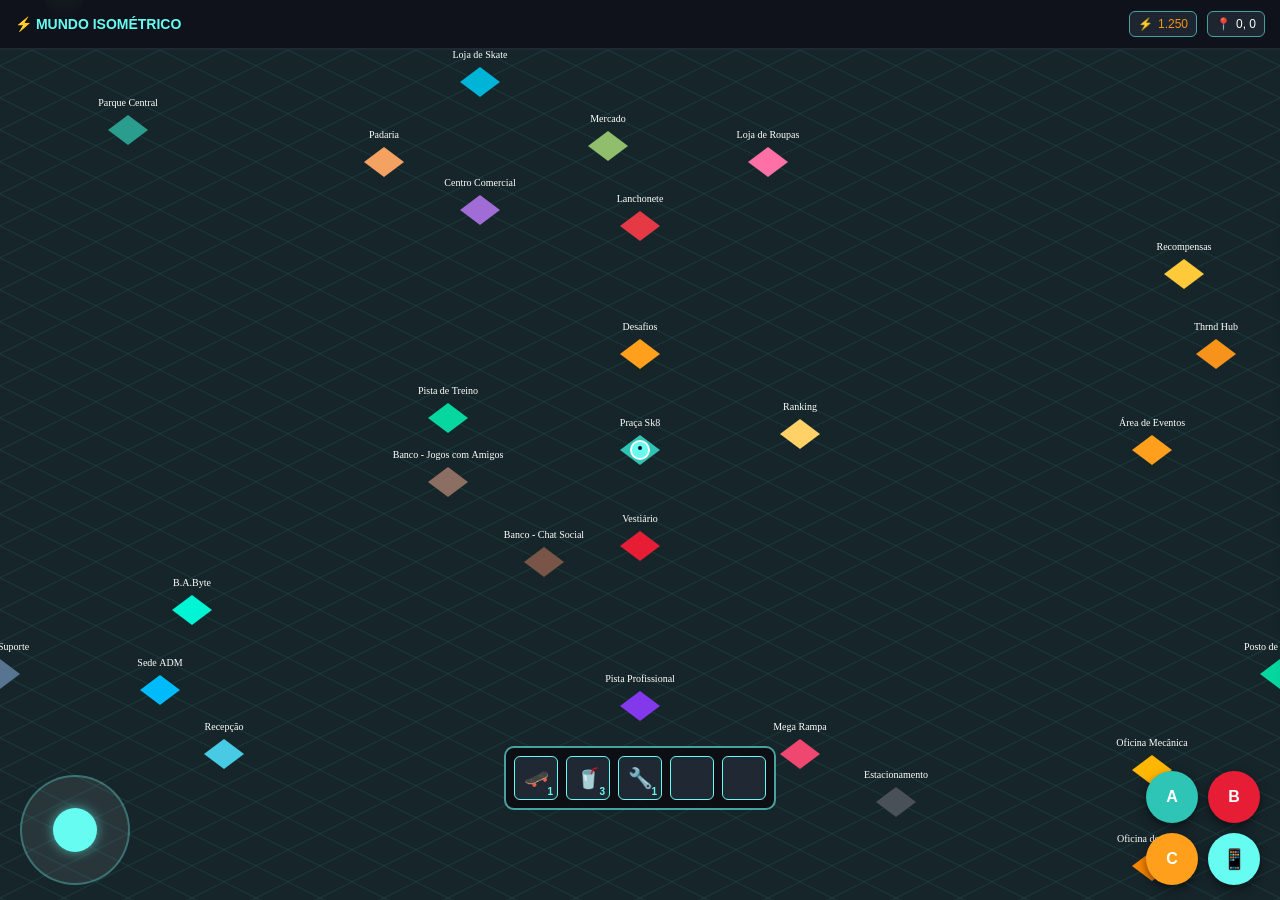
<file: X/index.html>
<!DOCTYPE html>
<html lang="pt-BR">
<head>
    <meta charset="UTF-8">

    <meta
        name="viewport"
        content="width=device-width, initial-scale=1.0, maximum-scale=1.0, user-scalable=no"
    >

    <title>Mundo Isométrico</title>

    <link rel="stylesheet" href="style.css">
</head>

<body>

    <!-- HUD SUPERIOR -->
    <header id="top-bar">

        <div class="game-title">
            ⚡ MUNDO ISOMÉTRICO
        </div>

        <div class="stats-container">

            <div class="stat-box">
                ⚡
                <span id="satsDisplay">1.250</span>
            </div>

            <div class="stat-box">
                📍
                <span id="coordsDisplay">0, 0</span>
            </div>

        </div>

    </header>


    <!-- CANVAS DO JOGO -->
    <canvas id="gameCanvas"></canvas>


    <!-- INVENTÁRIO -->
    <div id="inventory-bar">

        <div class="inv-slot" title="Skate">
            🛹
            <span class="inv-qty">1</span>
        </div>

        <div class="inv-slot" title="Energético">
            🥤
            <span class="inv-qty">3</span>
        </div>

        <div class="inv-slot" title="Chave de Roda">
            🔧
            <span class="inv-qty">1</span>
        </div>

        <div class="inv-slot"></div>
        <div class="inv-slot"></div>

    </div>


    <!-- CONTROLES -->
    <div id="controls-container">

        <!-- JOYSTICK -->
        <div id="joystick-zone">
            <div id="joystick-stick"></div>
        </div>


        <!-- BOTÕES -->
        <div id="action-buttons">

            <button
                class="btn-action btn-a"
                id="interactButton"
            >
                A
            </button>

            <button
                class="btn-action btn-b"
                id="itemButton"
            >
                B
            </button>

            <button
                class="btn-action btn-c"
                id="sprintButton"
            >
                C
            </button>

            <button
                class="btn-action btn-phone"
                id="phoneButton"
            >
                📱
            </button>

        </div>

    </div>


    <!-- SMARTPHONE -->
    <aside id="smartphone">

        <div class="phone-header">
            SMARTPHONE
        </div>


        <div class="phone-apps">

            <button class="app-icon" data-app="Mapa">

                <span class="app-box">🗺️</span>

                <span>Mapa</span>

            </button>


            <button class="app-icon" data-app="Thrnd Wallet">

                <span class="app-box">⚡</span>

                <span>Satoshis</span>

            </button>


            <button class="app-icon" data-app="Loja Ads">

                <span class="app-box">🛍️</span>

                <span>Lojas</span>

            </button>


            <button class="app-icon" data-app="Chat">

                <span class="app-box">💬</span>

                <span>Chat</span>

            </button>


            <button class="app-icon" data-app="SAC / Suporte">

                <span class="app-box">🎧</span>

                <span>SAC</span>

            </button>

        </div>

    </aside>


    <!-- MODAL -->
    <div id="modal" class="modal">

        <div class="modal-header">

            <h3 id="modalTitle">
                Info
            </h3>

            <button
                class="btn-close"
                id="closeModalButton"
            >
                &times;
            </button>

        </div>

        <div id="modalBody"></div>

    </div>


    <!-- JAVASCRIPT -->
    <script src="game.js"></script>

</body>
</html>
</file>
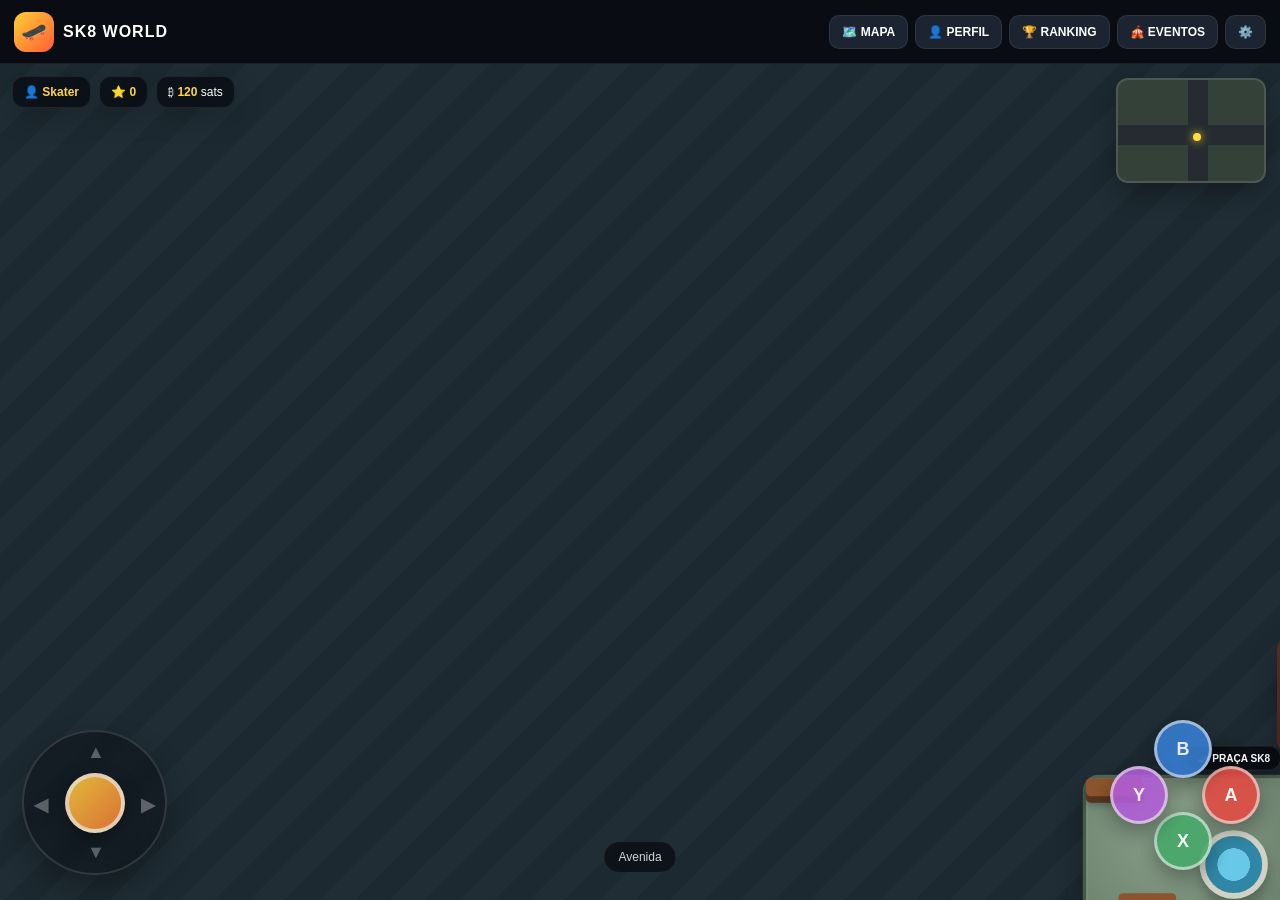
<file: Map.html>
<!DOCTYPE html>
<html lang="pt-BR">
<head>
<meta charset="UTF-8">
<meta name="viewport"
      content="width=device-width, initial-scale=1.0, maximum-scale=1.0, user-scalable=no">

<title>Sk8 World - Mapa</title>

<style>
* {
    box-sizing: border-box;
    margin: 0;
    padding: 0;
    -webkit-tap-highlight-color: transparent;
}

html,
body {
    width: 100%;
    height: 100%;
    overflow: hidden;
    font-family: Arial, Helvetica, sans-serif;
    background: #10131a;
    color: white;
    touch-action: none;
}

/* =========================================================
   APP
========================================================= */

#app {
    position: relative;
    width: 100vw;
    height: 100vh;
    overflow: hidden;
    background:
        radial-gradient(circle at center, #263445 0%, #121722 70%);
}

/* =========================================================
   TOP BAR
========================================================= */

.topbar {
    position: absolute;
    z-index: 1000;
    top: 0;
    left: 0;
    width: 100%;
    height: 64px;

    display: flex;
    align-items: center;
    justify-content: space-between;

    padding: 8px 14px;

    background: rgba(9, 12, 18, .92);
    backdrop-filter: blur(12px);

    border-bottom: 1px solid rgba(255,255,255,.08);
}

.logo {
    display: flex;
    align-items: center;
    gap: 9px;
    font-weight: 900;
    letter-spacing: 1px;
}

.logo-icon {
    width: 40px;
    height: 40px;
    border-radius: 12px;

    display: grid;
    place-items: center;

    background: linear-gradient(135deg,#ffcf33,#ff5d36);
    color: #111;
    font-size: 21px;
}

.logo span {
    color: #fff;
}

.top-actions {
    display: flex;
    gap: 7px;
}

.top-btn {
    border: 0;
    color: white;
    background: #1c2431;
    border: 1px solid rgba(255,255,255,.08);

    padding: 9px 12px;
    border-radius: 10px;

    font-weight: bold;
    font-size: 12px;

    cursor: pointer;
}

.top-btn:active {
    transform: scale(.95);
}

/* =========================================================
   HUD
========================================================= */

.hud {
    position: absolute;
    z-index: 900;
    top: 76px;
    left: 12px;

    display: flex;
    gap: 8px;
    flex-wrap: wrap;
}

.hud-card {
    background: rgba(10,14,21,.86);
    border: 1px solid rgba(255,255,255,.08);

    border-radius: 12px;
    padding: 8px 11px;

    font-size: 12px;
    box-shadow: 0 8px 30px rgba(0,0,0,.2);
}

.hud-card strong {
    color: #ffd447;
}

/* =========================================================
   MAP VIEWPORT
========================================================= */

#viewport {
    position: absolute;
    left: 0;
    top: 64px;
    right: 0;
    bottom: 0;

    overflow: hidden;

    background:
        linear-gradient(
            135deg,
            #1c2930 25%,
            #202d35 25%,
            #202d35 50%,
            #1c2930 50%,
            #1c2930 75%,
            #202d35 75%
        );

    background-size: 70px 70px;
}

/* =========================================================
   ISOMETRIC WORLD
========================================================= */

#world {
    position: absolute;

    width: 1800px;
    height: 1300px;

    left: 50%;
    top: 50%;

    transform:
        translate(-50%, -50%)
        scale(.72);

    transform-origin: center center;

    transition: transform .05s linear;
}

/* =========================================================
   GROUND
========================================================= */

.ground {
    position: absolute;

    left: 300px;
    top: 180px;

    width: 1200px;
    height: 850px;

    background:
        linear-gradient(
            45deg,
            #526657 25%,
            #596e5e 25%,
            #596e5e 50%,
            #526657 50%,
            #526657 75%,
            #596e5e 75%
        );

    background-size: 80px 80px;

    transform:
        rotateX(55deg)
        rotateZ(45deg);

    border: 12px solid #303b35;

    box-shadow:
        0 35px 60px rgba(0,0,0,.45);
}

/* =========================================================
   ROADS
========================================================= */

.road {
    position: absolute;

    background: #2c3138;
    border: 7px solid #1d2229;

    box-shadow:
        inset 0 0 0 3px rgba(255,255,255,.04),
        0 12px 25px rgba(0,0,0,.18);
}

.road.horizontal {
    left: 0;
    top: 535px;

    width: 1800px;
    height: 150px;
}

.road.vertical {
    left: 830px;
    top: 0;

    width: 160px;
    height: 1300px;
}

.road-line {
    position: absolute;
    background: #f3d45b;
    opacity: .75;
}

.road.horizontal .road-line {
    width: 100%;
    height: 5px;
    top: 72px;
    left: 0;

    background:
        repeating-linear-gradient(
            to right,
            #f3d45b 0 45px,
            transparent 45px 80px
        );
}

.road.vertical .road-line {
    height: 100%;
    width: 5px;
    left: 77px;
    top: 0;

    background:
        repeating-linear-gradient(
            to bottom,
            #f3d45b 0 45px,
            transparent 45px 80px
        );
}

/* =========================================================
   AREA
========================================================= */

.area {
    position: absolute;

    border-radius: 24px;

    border: 5px solid rgba(0,0,0,.22);

    box-shadow:
        0 18px 35px rgba(0,0,0,.28),
        inset 0 0 0 2px rgba(255,255,255,.08);

    cursor: pointer;

    transition:
        transform .15s,
        filter .15s;
}

.area:hover,
.area.active {
    filter: brightness(1.18);
    transform: translateY(-5px);
}

.area-title {
    position: absolute;

    top: -45px;
    left: 50%;

    transform: translateX(-50%);

    white-space: nowrap;

    padding: 8px 14px;

    border-radius: 20px;

    background: rgba(8,11,16,.9);

    border: 1px solid rgba(255,255,255,.1);

    font-size: 14px;
    font-weight: 900;

    box-shadow: 0 8px 20px rgba(0,0,0,.3);
}

.area-icon {
    position: absolute;

    left: 50%;
    top: 50%;

    transform: translate(-50%,-50%);

    font-size: 60px;

    filter: drop-shadow(0 10px 5px rgba(0,0,0,.35));
}

/* =========================================================
   PLAZA
========================================================= */

.plaza {
    left: 280px;
    top: 250px;

    width: 420px;
    height: 250px;

    background:
        radial-gradient(circle at 30% 30%, #899f89, #536956);
}

.fountain {
    position: absolute;

    left: 50%;
    top: 50%;

    width: 95px;
    height: 95px;

    transform: translate(-50%,-50%);

    border-radius: 50%;

    background:
        radial-gradient(circle,#69c8e8 0 40%,#2f87a5 41% 70%,#45664e 71%);

    border: 8px solid #d1d2c7;

    box-shadow:
        0 12px 15px rgba(0,0,0,.25);
}

/* =========================================================
   BENCHES
========================================================= */

.bench {
    position: absolute;

    width: 80px;
    height: 25px;

    background: #8b542e;
    border-radius: 6px;

    box-shadow:
        0 9px 0 #56331f,
        0 13px 10px rgba(0,0,0,.25);

    cursor: pointer;
}

.bench:nth-child(2) {
    left: 45px;
    top: 75px;
}

.bench:nth-child(3) {
    right: 45px;
    top: 75px;
}

.bench:nth-child(4) {
    left: 45px;
    bottom: 55px;
}

.bench:nth-child(5) {
    right: 45px;
    bottom: 55px;
}

/* =========================================================
   SKATE PARK
========================================================= */

.skatepark {
    left: 1020px;
    top: 245px;

    width: 430px;
    height: 300px;

    background:
        radial-gradient(circle at center,#78848d,#56616b);
}

.ramp {
    position: absolute;

    bottom: 45px;

    width: 130px;
    height: 75px;

    background: #9ba6ad;

    border-radius: 80px 80px 8px 8px;

    box-shadow:
        inset 0 -10px 0 rgba(0,0,0,.18);
}

.ramp.left {
    left: 45px;
}

.ramp.right {
    right: 45px;
}

.rail {
    position: absolute;

    width: 170px;
    height: 8px;

    left: 50%;
    top: 90px;

    transform: translateX(-50%) rotate(-7deg);

    background: #e2e6e8;

    border-radius: 5px;
}

/* =========================================================
   VESTIÁRIO
========================================================= */

.vest {
    left: 550px;
    top: 55px;

    width: 300px;
    height: 170px;

    background:
        linear-gradient(135deg,#8c4b37,#5d3028);
}

.vest .area-icon {
    font-size: 55px;
}

/* =========================================================
   EVENTS
========================================================= */

.events {
    left: 330px;
    top: 750px;

    width: 580px;
    height: 210px;

    background:
        linear-gradient(
            135deg,
            #553b78,
            #32234d
        );
}

.event-icons {
    position: absolute;

    left: 50%;
    top: 50%;

    transform: translate(-50%,-50%);

    display: flex;
    gap: 25px;

    font-size: 45px;
}

/* =========================================================
   SHOPS
========================================================= */

.shop {
    width: 190px;
    height: 150px;

    border-radius: 18px;

    display: flex;
    align-items: center;
    justify-content: center;

    font-size: 55px;
}

.bakery {
    left: 1030px;
    top: 720px;

    background: #b16e43;
}

.market {
    left: 1250px;
    top: 720px;

    background: #42756c;
}

.workshop {
    left: 1030px;
    top: 900px;

    background: #526577;
}

.snack {
    left: 1250px;
    top: 900px;

    background: #8a4c43;
}

/* =========================================================
   PORTAL
========================================================= */

.portal {
    left: 690px;
    top: 1020px;

    width: 430px;
    height: 190px;

    background:
        linear-gradient(
            135deg,
            #37475d,
            #1d293b
        );
}

.portal-gate {
    position: absolute;

    left: 50%;
    bottom: 20px;

    width: 130px;
    height: 100px;

    transform: translateX(-50%);

    border-radius: 70px 70px 0 0;

    background: #101722;

    border: 8px solid #72839b;
}

/* =========================================================
   BRIDGE
========================================================= */

.bridge {
    position: absolute;

    left: 1480px;
    top: 535px;

    width: 320px;
    height: 150px;

    background:
        repeating-linear-gradient(
            45deg,
            #72502e 0 25px,
            #5c4027 25px 50px
        );

    border: 8px solid #392719;

    box-shadow: 0 15px 30px rgba(0,0,0,.35);

    display: flex;
    align-items: center;
    justify-content: center;

    font-size: 45px;
}

.bridge-label {
    position: absolute;

    top: -45px;

    background: rgba(5,8,12,.9);

    padding: 8px 14px;

    border-radius: 20px;

    font-size: 13px;
    font-weight: bold;
}

/* =========================================================
   THRND
========================================================= */

.thrnd {
    position: absolute;

    left: 55px;
    top: 780px;

    width: 220px;
    height: 160px;

    background:
        linear-gradient(
            135deg,
            #f3bd32,
            #d65b25
        );

    border-radius: 22px;

    display: grid;
    place-items: center;

    font-size: 50px;

    border: 5px solid rgba(0,0,0,.2);

    box-shadow: 0 18px 35px rgba(0,0,0,.3);
}

/* =========================================================
   CHARACTER
========================================================= */

#player {
    position: absolute;

    width: 52px;
    height: 78px;

    z-index: 500;

    pointer-events: none;

    transform: translate(-50%,-50%);
}

.player-shadow {
    position: absolute;

    width: 50px;
    height: 17px;

    left: 1px;
    bottom: 0;

    border-radius: 50%;

    background: rgba(0,0,0,.35);

    filter: blur(2px);
}

.player-body {
    position: absolute;

    left: 10px;
    top: 20px;

    width: 32px;
    height: 45px;

    border-radius: 15px 15px 9px 9px;

    background:
        linear-gradient(
            135deg,
            #ff4e4e,
            #a51e39
        );

    border: 3px solid #171b22;
}

.player-head {
    position: absolute;

    left: 13px;
    top: 0;

    width: 27px;
    height: 27px;

    border-radius: 50%;

    background: #d99262;

    border: 3px solid #171b22;
}

.player-hat {
    position: absolute;

    left: 10px;
    top: -2px;

    width: 33px;
    height: 10px;

    border-radius: 10px 10px 3px 3px;

    background: #222;

    z-index: 2;
}

.skateboard {
    position: absolute;

    left: 1px;
    bottom: 3px;

    width: 50px;
    height: 7px;

    border-radius: 10px;

    background: #f0b72f;

    transform: rotate(-4deg);
}

.skateboard::before,
.skateboard::after {
    content: "";

    position: absolute;

    width: 7px;
    height: 7px;

    border-radius: 50%;

    background: #111;

    bottom: -7px;
}

.skateboard::before {
    left: 7px;
}

.skateboard::after {
    right: 7px;
}

/* =========================================================
   INTERACTION MESSAGE
========================================================= */

#interaction {
    position: absolute;

    z-index: 1200;

    left: 50%;
    bottom: 125px;

    transform: translateX(-50%) translateY(20px);

    width: min(90%, 440px);

    padding: 15px 18px;

    background: rgba(8,11,16,.94);

    border: 1px solid rgba(255,255,255,.12);

    border-radius: 16px;

    box-shadow: 0 20px 50px rgba(0,0,0,.4);

    opacity: 0;

    pointer-events: none;

    transition: .2s;
}

#interaction.show {
    opacity: 1;
    transform: translateX(-50%) translateY(0);
}

#interaction h3 {
    font-size: 16px;
    margin-bottom: 6px;
}

#interaction p {
    color: #aeb8c8;
    font-size: 13px;
    line-height: 1.4;
}

/* =========================================================
   JOYSTICK
========================================================= */

#joystick {
    position: absolute;

    z-index: 1300;

    left: 22px;
    bottom: 25px;

    width: 145px;
    height: 145px;

    border-radius: 50%;

    background: rgba(8,12,18,.5);

    border: 2px solid rgba(255,255,255,.14);

    backdrop-filter: blur(7px);

    box-shadow: 0 15px 35px rgba(0,0,0,.35);
}

#joystick-knob {
    position: absolute;

    left: 50%;
    top: 50%;

    width: 60px;
    height: 60px;

    transform: translate(-50%,-50%);

    border-radius: 50%;

    background:
        linear-gradient(
            135deg,
            #f5c83c,
            #f37b35
        );

    border: 4px solid rgba(255,255,255,.7);

    box-shadow:
        0 8px 20px rgba(0,0,0,.35);
}

.j-dir {
    position: absolute;

    color: rgba(255,255,255,.35);

    font-size: 18px;
    font-weight: bold;
}

.j-up {
    top: 10px;
    left: 63px;
}

.j-down {
    bottom: 10px;
    left: 63px;
}

.j-left {
    left: 10px;
    top: 62px;
}

.j-right {
    right: 10px;
    top: 62px;
}

/* =========================================================
   ACTION BUTTONS
========================================================= */

.actions {
    position: absolute;

    z-index: 1300;

    right: 20px;
    bottom: 30px;

    width: 150px;
    height: 150px;
}

.action {
    position: absolute;

    width: 58px;
    height: 58px;

    border-radius: 50%;

    border: 3px solid rgba(255,255,255,.6);

    color: white;

    font-size: 18px;
    font-weight: 900;

    box-shadow:
        0 8px 20px rgba(0,0,0,.35);

    cursor: pointer;
}

.action:active {
    transform: scale(.9);
}

.action-a {
    right: 0;
    top: 46px;

    background: #e14d45;
}

.action-b {
    right: 48px;
    top: 0;

    background: #377dd0;
}

.action-x {
    right: 48px;
    bottom: 0;

    background: #48a96a;
}

.action-y {
    left: 0;
    top: 46px;

    background: #b05ed5;
}

/* =========================================================
   MINIMAP
========================================================= */

.minimap {
    position: absolute;

    z-index: 1100;

    right: 14px;
    top: 78px;

    width: 150px;
    height: 105px;

    border-radius: 12px;

    overflow: hidden;

    background: #344139;

    border: 2px solid rgba(255,255,255,.12);

    box-shadow: 0 10px 25px rgba(0,0,0,.3);
}

.mini-road {
    position: absolute;

    background: #252b30;
}

.mini-road.h {
    left: 0;
    top: 45px;
    width: 100%;
    height: 20px;
}

.mini-road.v {
    left: 70px;
    top: 0;
    width: 20px;
    height: 100%;
}

.mini-player {
    position: absolute;

    width: 8px;
    height: 8px;

    border-radius: 50%;

    background: #ffdd3c;

    left: 72px;
    top: 50px;

    box-shadow: 0 0 10px #ffdd3c;
}

/* =========================================================
   BOTTOM INFO
========================================================= */

.location-name {
    position: absolute;

    z-index: 1000;

    left: 50%;
    bottom: 28px;

    transform: translateX(-50%);

    padding: 8px 14px;

    border-radius: 20px;

    background: rgba(8,11,16,.75);

    color: #cbd4df;

    font-size: 12px;

    pointer-events: none;
}

/* =========================================================
   MODAL
========================================================= */

.modal {
    position: fixed;

    z-index: 3000;

    inset: 0;

    display: none;
    align-items: center;
    justify-content: center;

    background: rgba(0,0,0,.72);

    padding: 20px;
}

.modal.open {
    display: flex;
}

.modal-box {
    width: min(92vw, 500px);

    background: #151b25;

    border: 1px solid rgba(255,255,255,.1);

    border-radius: 20px;

    padding: 22px;

    box-shadow: 0 30px 80px rgba(0,0,0,.55);
}

.modal-box h2 {
    margin-bottom: 12px;
}

.modal-box p {
    color: #aeb8c8;

    font-size: 14px;
    line-height: 1.5;

    margin-bottom: 18px;
}

.close-modal {
    float: right;

    border: 0;

    width: 35px;
    height: 35px;

    border-radius: 50%;

    background: #252e3d;

    color: white;

    cursor: pointer;
}

.modal-options {
    display: grid;
    grid-template-columns: repeat(2,1fr);
    gap: 10px;
}

.modal-option {
    padding: 15px;

    border: 0;

    border-radius: 12px;

    background: #202a38;

    color: white;

    font-weight: bold;

    cursor: pointer;
}

.modal-option:hover {
    background: #2b3748;
}

/* =========================================================
   MOBILE
========================================================= */

@media(max-width:700px) {

    .topbar {
        height: 58px;
    }

    #viewport {
        top: 58px;
    }

    .top-btn {
        padding: 8px;

        font-size: 0;

        width: 38px;
        height: 38px;
    }

    .top-btn::first-letter {
        font-size: 17px;
    }

    .logo span {
        display: none;
    }

    .hud {
        top: 68px;
    }

    .hud-card {
        font-size: 10px;
        padding: 6px 8px;
    }

    .minimap {
        top: 70px;
        right: 10px;

        width: 110px;
        height: 78px;
    }

    #world {
        transform:
            translate(-50%, -50%)
            scale(.52);
    }

    .area-title {
        font-size: 12px;
    }

    #interaction {
        bottom: 185px;
    }
}

/* =========================================================
   DESKTOP
========================================================= */

@media(min-width:900px) {

    #joystick,
    .actions {
        opacity: .9;
    }

    #joystick:hover,
    .actions:hover {
        opacity: 1;
    }
}

</style>
</head>

<body>

<div id="app">

    <!-- =====================================================
         TOP BAR
    ====================================================== -->

    <header class="topbar">

        <div class="logo">
            <div class="logo-icon">🛹</div>
            <span>SK8 WORLD</span>
        </div>

        <nav class="top-actions">

            <button class="top-btn" onclick="openModal('Mapa')">
                🗺️ MAPA
            </button>

            <button class="top-btn" onclick="openModal('Perfil')">
                👤 PERFIL
            </button>

            <button class="top-btn" onclick="openModal('Ranking')">
                🏆 RANKING
            </button>

            <button class="top-btn" onclick="openModal('Eventos')">
                🎪 EVENTOS
            </button>

            <button class="top-btn" onclick="openModal('Configurações')">
                ⚙️
            </button>

        </nav>

    </header>


    <!-- =====================================================
         HUD
    ====================================================== -->

    <div class="hud">

        <div class="hud-card">
            👤 <strong>Skater</strong>
        </div>

        <div class="hud-card">
            ⭐ <strong id="score">0</strong>
        </div>

        <div class="hud-card">
            ₿ <strong id="satoshi">120</strong> sats
        </div>

    </div>


    <!-- =====================================================
         MINIMAP
    ====================================================== -->

    <div class="minimap">

        <div class="mini-road h"></div>
        <div class="mini-road v"></div>

        <div class="mini-player" id="miniPlayer"></div>

    </div>


    <!-- =====================================================
         MAP
    ====================================================== -->

    <main id="viewport">

        <div id="world">

            <div class="ground"></div>


            <!-- AVENIDA -->

            <div class="road horizontal">
                <div class="road-line"></div>
            </div>

            <div class="road vertical">
                <div class="road-line"></div>
            </div>


            <!-- PRAÇA SK8 -->

            <section
                class="area plaza"
                data-name="Praça SK8"
                onclick="interact('Praça SK8')"
            >

                <div class="area-title">
                    🛹 PRAÇA SK8
                </div>

                <div class="fountain"></div>

                <div
                    class="bench"
                    onclick="event.stopPropagation(); openGameMenu()"
                ></div>

                <div
                    class="bench"
                    onclick="event.stopPropagation(); openGameMenu()"
                ></div>

                <div
                    class="bench"
                    onclick="event.stopPropagation(); openGameMenu()"
                ></div>

                <div
                    class="bench"
                    onclick="event.stopPropagation(); openGameMenu()"
                ></div>

            </section>


            <!-- VESTIÁRIO -->

            <section
                class="area vest"
                onclick="openCustomizer()"
            >

                <div class="area-title">
                    👕 VESTIÁRIO
                </div>

                <div class="area-icon">
                    👕
                </div>

            </section>


            <!-- PISTA -->

            <section
                class="area skatepark"
                onclick="interact('Pista de Skate')"
            >

                <div class="area-title">
                    🛹 PISTA DE SK8
                </div>

                <div class="ramp left"></div>
                <div class="ramp right"></div>

                <div class="rail"></div>

                <div class="area-icon">
                    🛹
                </div>

            </section>


            <!-- EVENTOS -->

            <section
                class="area events"
                onclick="openEvents()"
            >

                <div class="area-title">
                    🎪 ÁREA DE EVENTOS
                </div>

                <div class="event-icons">
                    🏆 🛹 🏃
                </div>

            </section>


            <!-- THRND -->

            <section
                class="thrnd"
                onclick="openThrnd()"
            >

                <div>
                    ₿
                </div>

            </section>


            <!-- COMÉRCIO -->

            <section
                class="area shop bakery"
                onclick="openBusiness('Padaria')"
            >

                <div class="area-title">
                    🥖 PADARIA
                </div>

                🥖

            </section>


            <section
                class="area shop market"
                onclick="openBusiness('Mercado')"
            >

                <div class="area-title">
                    🛒 MERCADO
                </div>

                🛒

            </section>


            <section
                class="area shop workshop"
                onclick="openBusiness('Oficina')"
            >

                <div class="area-title">
                    🔧 OFICINA
                </div>

                🔧

            </section>


            <section
                class="area shop snack"
                onclick="openBusiness('Lanchonete')"
            >

                <div class="area-title">
                    🍔 LANCHONETE
                </div>

                🍔

            </section>


            <!-- PORTAL -->

            <section
                class="area portal"
                onclick="openPortal()"
            >

                <div class="area-title">
                    🏢 PORTAL
                </div>

                <div class="portal-gate"></div>

                <div
                    style="
                    position:absolute;
                    bottom:28px;
                    left:50%;
                    transform:translateX(-50%);
                    white-space:nowrap;
                    font-size:12px;
                    "
                >
                    SEDE • RECEPÇÃO • SAC • B.A.BYTE
                </div>

            </section>


            <!-- PONTE -->

            <section
                class="bridge"
                onclick="nextMap()"
            >

                <div class="bridge-label">
                    🌉 ACESSO AO OUTRO MAPA
                </div>

                🌉

            </section>


            <!-- PLAYER -->

            <div id="player">

                <div class="player-shadow"></div>

                <div class="player-head"></div>

                <div class="player-hat"></div>

                <div class="player-body"></div>

                <div class="skateboard"></div>

            </div>

        </div>

    </main>


    <!-- =====================================================
         INTERACTION
    ====================================================== -->

    <div id="interaction">

        <h3 id="interactionTitle">
            Interação
        </h3>

        <p id="interactionText">
            Explore o mapa.
        </p>

    </div>


    <!-- =====================================================
         LOCATION
    ====================================================== -->

    <div class="location-name" id="locationName">
        Praça SK8
    </div>


    <!-- =====================================================
         JOYSTICK
    ====================================================== -->

    <div id="joystick">

        <span class="j-dir j-up">▲</span>
        <span class="j-dir j-down">▼</span>
        <span class="j-dir j-left">◀</span>
        <span class="j-dir j-right">▶</span>

        <div id="joystick-knob"></div>

    </div>


    <!-- =====================================================
         ACTION BUTTONS
    ====================================================== -->

    <div class="actions">

        <button
            class="action action-a"
            onclick="actionButton('A')"
        >
            A
        </button>

        <button
            class="action action-b"
            onclick="actionButton('B')"
        >
            B
        </button>

        <button
            class="action action-x"
            onclick="actionButton('X')"
        >
            X
        </button>

        <button
            class="action action-y"
            onclick="actionButton('Y')"
        >
            Y
        </button>

    </div>


    <!-- =====================================================
         MODAL
    ====================================================== -->

    <div
        class="modal"
        id="modal"
        onclick="closeModalOutside(event)"
    >

        <div class="modal-box">

            <button
                class="close-modal"
                onclick="closeModal()"
            >
                ×
            </button>

            <h2 id="modalTitle">
                Menu
            </h2>

            <p id="modalText">
                Conteúdo.
            </p>

            <div
                class="modal-options"
                id="modalOptions"
            ></div>

        </div>

    </div>

</div>


<script>

/* =========================================================
   PLAYER
========================================================= */

const player = document.getElementById("player");
const world = document.getElementById("world");

let playerX = 900;
let playerY = 650;

let speed = 4;

let velocityX = 0;
let velocityY = 0;

let score = 0;
let satoshi = 120;


/* =========================================================
   UPDATE PLAYER
========================================================= */

function updatePlayer() {

    playerX += velocityX;
    playerY += velocityY;

    /*
     * limites do mapa
     */

    playerX = Math.max(30, Math.min(1770, playerX));
    playerY = Math.max(30, Math.min(1270, playerY));

    player.style.left = playerX + "px";
    player.style.top = playerY + "px";

    /*
     * minimapa
     */

    const miniX = (playerX / 1800) * 150;
    const miniY = (playerY / 1300) * 105;

    document.getElementById("miniPlayer").style.left =
        miniX + "px";

    document.getElementById("miniPlayer").style.top =
        miniY + "px";

    /*
     * câmera
     */

    const viewport = document.getElementById("viewport");

    const vw = viewport.clientWidth;
    const vh = viewport.clientHeight;

    const scale =
        window.innerWidth < 700
            ? .52
            : .72;

    const cameraX =
        vw / 2 - playerX * scale;

    const cameraY =
        vh / 2 - playerY * scale;

    world.style.transform =
        `translate(${cameraX / scale}px,
        ${cameraY / scale}px)
        scale(${scale})`;

    requestAnimationFrame(updatePlayer);
}

updatePlayer();


/* =========================================================
   KEYBOARD
========================================================= */

const keys = {};

window.addEventListener("keydown", e => {

    keys[e.key.toLowerCase()] = true;

    updateKeyboard();

});

window.addEventListener("keyup", e => {

    keys[e.key.toLowerCase()] = false;

    updateKeyboard();

});


function updateKeyboard() {

    velocityX = 0;
    velocityY = 0;

    if (
        keys["arrowleft"] ||
        keys["a"]
    ) {
        velocityX = -speed;
    }

    if (
        keys["arrowright"] ||
        keys["d"]
    ) {
        velocityX = speed;
    }

    if (
        keys["arrowup"] ||
        keys["w"]
    ) {
        velocityY = -speed;
    }

    if (
        keys["arrowdown"] ||
        keys["s"]
    ) {
        velocityY = speed;
    }

}


/* =========================================================
   JOYSTICK
========================================================= */

const joystick =
    document.getElementById("joystick");

const knob =
    document.getElementById("joystick-knob");

let joystickActive = false;

let joystickCenter = {
    x: 0,
    y: 0
};


joystick.addEventListener(
    "pointerdown",
    e => {

        joystickActive = true;

        joystick.setPointerCapture(e.pointerId);

        const rect =
            joystick.getBoundingClientRect();

        joystickCenter.x =
            rect.left + rect.width / 2;

        joystickCenter.y =
            rect.top + rect.height / 2;

        updateJoystick(e);

    }
);


joystick.addEventListener(
    "pointermove",
    e => {

        if (!joystickActive) return;

        updateJoystick(e);

    }
);


joystick.addEventListener(
    "pointerup",
    resetJoystick
);


joystick.addEventListener(
    "pointercancel",
    resetJoystick
);


function updateJoystick(e) {

    let dx =
        e.clientX - joystickCenter.x;

    let dy =
        e.clientY - joystickCenter.y;

    const max = 42;

    const distance =
        Math.sqrt(dx * dx + dy * dy);

    if (distance > max) {

        dx =
            dx / distance * max;

        dy =
            dy / distance * max;

    }

    knob.style.transform =
        `translate(
            calc(-50% + ${dx}px),
            calc(-50% + ${dy}px)
        )`;

    velocityX =
        (dx / max) * speed;

    velocityY =
        (dy / max) * speed;

}


function resetJoystick() {

    joystickActive = false;

    knob.style.transform =
        "translate(-50%,-50%)";

    velocityX = 0;
    velocityY = 0;

}


/* =========================================================
   INTERACTION
========================================================= */

function interact(name) {

    showInteraction(
        name,
        getAreaDescription(name)
    );

}


function getAreaDescription(name) {

    const descriptions = {

        "Praça SK8":
            "Sente em um banco para jogar Jogo da Velha, JokenPo, Truco, UNO, Dama ou Dominó com seus amigos.",

        "Pista de Skate":
            "Pratique manobras, entre no ranking ou aceite um desafio.",

        "Padaria":
            "Comerciante local. Futuramente poderá oferecer recompensas em satoshis.",

        "Mercado":
            "Comerciante local. Confira ofertas e recompensas.",

        "Oficina":
            "Personalize e faça manutenção do seu skate.",

        "Lanchonete":
            "Compre produtos e participe de campanhas de recompensa.",

        "Portal":
            "Acesso à Sede Administrativa, Recepção, SAC e B.A.Byte."

    };

    return descriptions[name] ||
        "Explore este ponto do mapa.";

}


function showInteraction(title,text) {

    const box =
        document.getElementById("interaction");

    document.getElementById(
        "interactionTitle"
    ).textContent = title;

    document.getElementById(
        "interactionText"
    ).textContent = text;

    box.classList.add("show");

    clearTimeout(window.interactionTimer);

    window.interactionTimer =
        setTimeout(() => {

            box.classList.remove("show");

        },5000);

}


/* =========================================================
   MODAL
========================================================= */

function openModal(title) {

    document.getElementById(
        "modalTitle"
    ).textContent = title;

    document.getElementById(
        "modalText"
    ).textContent =
        "Esta área faz parte do ambiente digital SK8 World.";

    document.getElementById(
        "modalOptions"
    ).innerHTML = "";

    document.getElementById(
        "modal"
    ).classList.add("open");

}


function closeModal() {

    document.getElementById(
        "modal"
    ).classList.remove("open");

}


function closeModalOutside(e) {

    if (e.target.id === "modal") {

        closeModal();

    }

}


/* =========================================================
   JOGOS
========================================================= */

function openGameMenu() {

    const modal =
        document.getElementById("modal");

    document.getElementById(
        "modalTitle"
    ).textContent =
        "🎮 Jogos da Praça";

    document.getElementById(
        "modalText"
    ).textContent =
        "Escolha um jogo para jogar com seus amigos.";

    const options = [
        "❌ Jogo da Velha",
        "✊ JokenPo",
        "🃏 Truco",
        "🃏 UNO",
        "♟️ Dama",
        "⚫ Dominó",
        "💬 Chat"
    ];

    document.getElementById(
        "modalOptions"
    ).innerHTML =
        options.map(
            game =>
                `<button
                    class="modal-option"
                    onclick="startGame('${game}')"
                >
                    ${game}
                </button>`
        ).join("");

    modal.classList.add("open");

}


function startGame(game) {

    closeModal();

    showInteraction(
        game,
        "Modo de jogo selecionado. A sala multiplayer será carregada aqui."
    );

}


/* =========================================================
   PERSONALIZAÇÃO
========================================================= */

function openCustomizer() {

    document.getElementById(
        "modalTitle"
    ).textContent =
        "👕 Personalize seu personagem";

    document.getElementById(
        "modalText"
    ).textContent =
        "Escolha um estilo para o seu personagem.";

    document.getElementById(
        "modalOptions"
    ).innerHTML = `

        <button
            class="modal-option"
            onclick="changeCharacter('#ff4e4e')"
        >
            🔴 Vermelho
        </button>

        <button
            class="modal-option"
            onclick="changeCharacter('#3678e8')"
        >
            🔵 Azul
        </button>

        <button
            class="modal-option"
            onclick="changeCharacter('#45aa69')"
        >
            🟢 Verde
        </button>

        <button
            class="modal-option"
            onclick="changeCharacter('#a452d4')"
        >
            🟣 Roxo
        </button>

    `;

    document.getElementById(
        "modal"
    ).classList.add("open");

}


function changeCharacter(color) {

    document.querySelector(
        ".player-body"
    ).style.background =
        `linear-gradient(
            135deg,
            ${color},
            #151b25
        )`;

    closeModal();

    showInteraction(
        "Personagem atualizado",
        "Seu novo visual foi aplicado."
    );

}


/* =========================================================
   EVENTOS
========================================================= */

function openEvents() {

    document.getElementById(
        "modalTitle"
    ).textContent =
        "🎪 Área de Eventos";

    document.getElementById(
        "modalText"
    ).textContent =
        "Participe dos eventos do SK8 World.";

    document.getElementById(
        "modalOptions"
    ).innerHTML = `

        <button
            class="modal-option"
            onclick="eventAction('Campeonato de SK8')"
        >
            🏆 Campeonato
        </button>

        <button
            class="modal-option"
            onclick="eventAction('Corrida com Obstáculos')"
        >
            🏃 Corrida
        </button>

        <button
            class="modal-option"
            onclick="eventAction('Coleta de Ativos')"
        >
            💰 Coleta
        </button>

        <button
            class="modal-option"
            onclick="eventAction('Recrutamento')"
        >
            👥 Recrutamento
        </button>

    `;

    document.getElementById(
        "modal"
    ).classList.add("open");

}


function eventAction(name) {

    closeModal();

    showInteraction(
        name,
        "Evento selecionado. Sistema de participação será conectado ao backend."
    );

}


/* =========================================================
   THRND
========================================================= */

function openThrnd() {

    document.getElementById(
        "modalTitle"
    ).textContent =
        "₿ Thrnd";

    document.getElementById(
        "modalText"
    ).textContent =
        "Entre nos jogos Thrnd, complete desafios e ganhe satoshis.";

    document.getElementById(
        "modalOptions"
    ).innerHTML = `

        <button
            class="modal-option"
            onclick="thrndAction('Jogos')"
        >
            🎮 Jogos Thrnd
        </button>

        <button
            class="modal-option"
            onclick="thrndAction('Desafios')"
        >
            🏆 Desafios
        </button>

        <button
            class="modal-option"
            onclick="thrndAction('Carteira')"
        >
            ₿ Carteira
        </button>

        <button
            class="modal-option"
            onclick="thrndAction('Ranking')"
        >
            📊 Ranking
        </button>

    `;

    document.getElementById(
        "modal"
    ).classList.add("open");

}


function thrndAction(name) {

    closeModal();

    if (name === "Jogos") {

        satoshi += 5;

        updateSatoshi();

        showInteraction(
            "Thrnd",
            "Você encontrou uma recompensa de demonstração: +5 sats."
        );

    } else {

        showInteraction(
            "Thrnd",
            `${name}: módulo preparado para integração.`
        );

    }

}


function updateSatoshi() {

    document.getElementById(
        "satoshi"
    ).textContent = satoshi;

}


/* =========================================================
   COMÉRCIO / ADS
========================================================= */

function openBusiness(name) {

    document.getElementById(
        "modalTitle"
    ).textContent =
        "🏪 " + name;

    document.getElementById(
        "modalText"
    ).textContent =
        "Este comerciante poderá cadastrar campanhas e recompensas em satoshis para os usuários.";

    document.getElementById(
        "modalOptions"
    ).innerHTML = `

        <button
            class="modal-option"
            onclick="businessAction('Oferta')"
        >
            🏷️ Ver ofertas
        </button>

        <button
            class="modal-option"
            onclick="businessAction('Recompensa')"
        >
            ₿ Recompensas
        </button>

        <button
            class="modal-option"
            onclick="businessAction('Visitar')"
        >
            📍 Visitar
        </button>

        <button
            class="modal-option"
            onclick="businessAction('Ads')"
        >
            📢 Campanhas Ads
        </button>

    `;

    document.getElementById(
        "modal"
    ).classList.add("open");

}


function businessAction(name) {

    closeModal();

    showInteraction(
        "Comerciante",
        `${name}: funcionalidade preparada para integração.`
    );

}


/* =========================================================
   PORTAL
========================================================= */

function openPortal() {

    document.getElementById(
        "modalTitle"
    ).textContent =
        "🏢 Portal";

    document.getElementById(
        "modalText"
    ).textContent =
        "Bem-vindo ao centro administrativo do ambiente.";

    document.getElementById(
        "modalOptions"
    ).innerHTML = `

        <button
            class="modal-option"
            onclick="portalAction('Sede Administrativa')"
        >
            🏢 Sede
        </button>

        <button
            class="modal-option"
            onclick="portalAction('Recepção')"
        >
            🛎️ Recepção
        </button>

        <button
            class="modal-option"
            onclick="portalAction('SAC')"
        >
            🎧 SAC
        </button>

        <button
            class="modal-option"
            onclick="portalAction('B.A.Byte')"
        >
            🤖 B.A.Byte
        </button>

    `;

    document.getElementById(
        "modal"
    ).classList.add("open");

}


function portalAction(name) {

    closeModal();

    showInteraction(
        name,
        `Você entrou na área ${name}.`
    );

}


/* =========================================================
   PONTE / OUTRO MAPA
========================================================= */

function nextMap() {

    showInteraction(
        "🌉 Ponte",
        "Acesso ao próximo mapa. Aqui poderá ser carregado um novo cenário."
    );

    /*
     * Futuramente:
     *
     * window.location.href = "mapa-02.html";
     *
     * ou
     *
     * carregarMapa("mapa-02.json");
     */

}


/* =========================================================
   ACTION BUTTONS
========================================================= */

function actionButton(button) {

    switch(button) {

        case "A":

            showInteraction(
                "Ação A",
                "Interagir com o ponto mais próximo."
            );

            break;

        case "B":

            score += 10;

            document.getElementById(
                "score"
            ).textContent = score;

            showInteraction(
                "Ação B",
                "+10 pontos!"
            );

            break;

        case "X":

            showInteraction(
                "Skate",
                "Você executou uma manobra!"
            );

            break;

        case "Y":

            openGameMenu();

            break;

    }

}


/* =========================================================
   LOCALIZAÇÃO
========================================================= */

setInterval(() => {

    let name = "Avenida";

    if (
        playerX > 280 &&
        playerX < 700 &&
        playerY > 250 &&
        playerY < 500
    ) {
        name = "Praça SK8";
    }

    else if (
        playerX > 1020 &&
        playerX < 1450 &&
        playerY > 245 &&
        playerY < 545
    ) {
        name = "Pista de Skate";
    }

    else if (
        playerX > 550 &&
        playerX < 850 &&
        playerY > 55 &&
        playerY < 225
    ) {
        name = "Vestiário";
    }

    else if (
        playerX > 330 &&
        playerX < 910 &&
        playerY > 750 &&
        playerY < 960
    ) {
        name = "Área de Eventos";
    }

    else if (
        playerX > 690 &&
        playerX < 1120 &&
        playerY > 1020
    ) {
        name = "Portal";
    }

    document.getElementById(
        "locationName"
    ).textContent = name;

},300);


/* =========================================================
   RESIZE
========================================================= */

window.addEventListener(
    "resize",
    () => {}
);

</script>

</body>
</html>
</file>
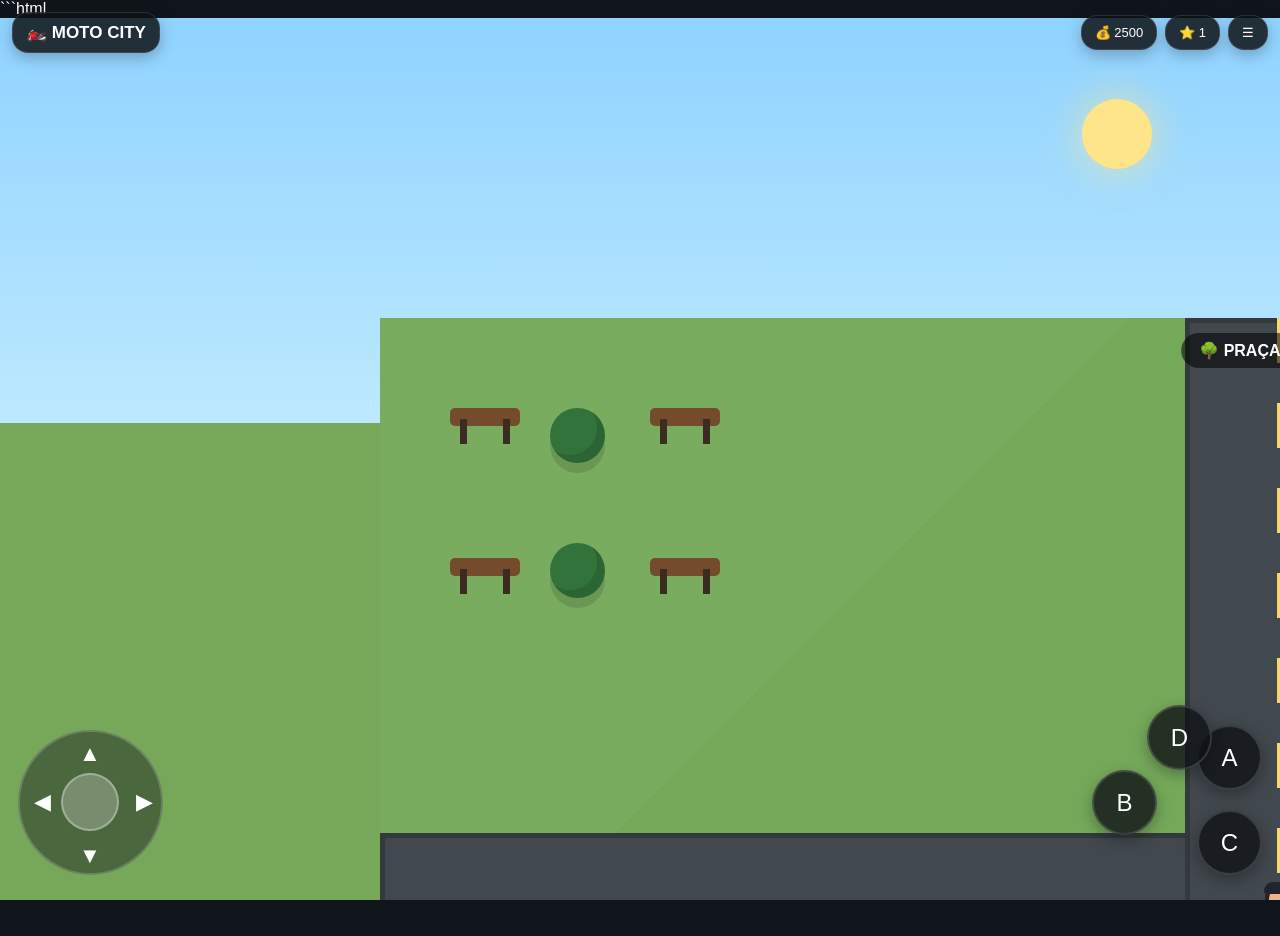
<file: Map2.html>
```html
<!DOCTYPE html>
<html lang="pt-BR">
<head>
<meta charset="UTF-8">
<meta name="viewport"
      content="width=device-width, initial-scale=1.0, maximum-scale=1.0, user-scalable=no">

<title>Moto City — Mapa 2D</title>

<style>
* {
    box-sizing: border-box;
    margin: 0;
    padding: 0;
    -webkit-tap-highlight-color: transparent;
}

html,
body {
    width: 100%;
    height: 100%;
    overflow: hidden;
    font-family: Arial, Helvetica, sans-serif;
    background: #10151b;
    color: #fff;
    touch-action: none;
}

/* =========================
   JOGO
========================= */

#game {
    position: relative;
    width: 100vw;
    height: 100vh;
    overflow: hidden;
    background: #77a85a;
}

/* =========================
   CÉU / AMBIENTE
========================= */

.sky {
    position: absolute;
    inset: 0 0 55% 0;
    background: linear-gradient(
        #8fd3ff,
        #bde9ff
    );
    z-index: 0;
}

.sun {
    position: absolute;
    width: 70px;
    height: 70px;
    right: 10%;
    top: 9%;
    border-radius: 50%;
    background: #ffe58a;
    box-shadow: 0 0 40px rgba(255, 229, 138, .7);
}

/* =========================
   MUNDO
========================= */

#world {
    position: absolute;
    width: 1800px;
    height: 1200px;
    left: 50%;
    top: 50%;
    transform: translate(-50%, -50%);
    transition: transform .08s linear;
}

/* chão */

.ground {
    position: absolute;
    inset: 0;
    background:
        linear-gradient(
            135deg,
            rgba(255,255,255,.03) 25%,
            transparent 25%
        ),
        #75a95a;
}

/* =========================
   AVENIDAS
========================= */

.road {
    position: absolute;
    background: #41484e;
    box-shadow:
        inset 0 0 0 5px #33393e;
}

.road.horizontal {
    width: 1800px;
    height: 190px;
    left: 0;
    top: 515px;
}

.road.vertical {
    width: 190px;
    height: 1200px;
    left: 805px;
    top: 0;
}

/* faixas */

.road.horizontal::after {
    content: "";
    position: absolute;
    left: 0;
    top: 92px;
    width: 100%;
    height: 6px;
    background: repeating-linear-gradient(
        to right,
        #f6d96a 0 45px,
        transparent 45px 85px
    );
}

.road.vertical::after {
    content: "";
    position: absolute;
    top: 0;
    left: 92px;
    width: 6px;
    height: 100%;
    background: repeating-linear-gradient(
        to bottom,
        #f6d96a 0 45px,
        transparent 45px 85px
    );
}

/* =========================
   PRAÇA
========================= */

.building,
.location {
    position: absolute;
}

.square {
    left: 180px;
    top: 260px;
    width: 420px;
    height: 360px;
    border-radius: 25px;
    background: #67994d;
    border: 8px solid #547f42;
    box-shadow: 0 15px 0 rgba(0,0,0,.12);
}

.square-title {
    position: absolute;
    top: 15px;
    left: 50%;
    transform: translateX(-50%);
    background: rgba(0,0,0,.55);
    padding: 8px 18px;
    border-radius: 20px;
    font-size: 16px;
    font-weight: bold;
}

/* bancos */

.bench {
    position: absolute;
    width: 70px;
    height: 18px;
    background: #754c2b;
    border-radius: 5px;
}

.bench::before,
.bench::after {
    content: "";
    position: absolute;
    width: 7px;
    height: 25px;
    bottom: -18px;
    background: #3c2b20;
}

.bench::before {
    left: 10px;
}

.bench::after {
    right: 10px;
}

/* árvore */

.tree {
    position: absolute;
    width: 55px;
    height: 55px;
    border-radius: 50%;
    background: #32733b;
    box-shadow:
        inset -8px -8px 0 rgba(0,0,0,.12),
        0 10px 0 rgba(0,0,0,.12);
}

.tree::after {
    content: "";
    position: absolute;
    width: 14px;
    height: 35px;
    left: 20px;
    top: 43px;
    background: #6b4329;
    z-index: -1;
}

/* =========================
   PRÉDIOS
========================= */

.building {
    width: 190px;
    height: 145px;
    border-radius: 12px;
    border: 6px solid rgba(0,0,0,.18);
    box-shadow: 0 12px 0 rgba(0,0,0,.12);
}

.building-label {
    position: absolute;
    bottom: -34px;
    left: 50%;
    transform: translateX(-50%);
    white-space: nowrap;
    background: rgba(0,0,0,.7);
    padding: 6px 12px;
    border-radius: 15px;
    font-size: 13px;
    font-weight: bold;
}

/* oficina */

.workshop {
    left: 1110px;
    top: 350px;
    background: #a84f35;
}

.workshop .roof {
    position: absolute;
    width: 210px;
    height: 35px;
    left: -16px;
    top: -30px;
    background: #632d24;
    transform: skewX(-20deg);
    border-radius: 8px;
}

.workshop .door {
    position: absolute;
    width: 70px;
    height: 85px;
    left: 58px;
    bottom: 0;
    background: #24282c;
    border: 5px solid #171a1d;
}

.workshop .sign {
    position: absolute;
    top: 15px;
    left: 50%;
    transform: translateX(-50%);
    background: #ffd34f;
    color: #181818;
    padding: 5px 12px;
    border-radius: 5px;
    font-size: 12px;
    font-weight: 900;
}

/* loja */

.parts-store {
    left: 1150px;
    top: 80px;
    background: #496e9d;
}

.parts-store .window {
    position: absolute;
    width: 55px;
    height: 45px;
    left: 18px;
    bottom: 20px;
    background: #9bd9ed;
    border: 5px solid #273d59;
}

.parts-store .window:nth-child(2) {
    left: 110px;
}

/* posto */

.gas {
    left: 1400px;
    top: 760px;
    background: #d65d4a;
}

.gas .pump {
    position: absolute;
    width: 25px;
    height: 65px;
    background: #eeeeee;
    bottom: 15px;
    left: 30px;
}

.gas .pump:nth-child(2) {
    left: 125px;
}

/* skate */

.skate {
    left: 180px;
    top: 770px;
    width: 330px;
    height: 220px;
    border-radius: 25px;
    background: #b5b5b5;
    border: 8px solid #8b8b8b;
    box-shadow: 0 12px 0 rgba(0,0,0,.12);
}

.ramp {
    position: absolute;
    width: 100px;
    height: 55px;
    background: #676767;
    bottom: 30px;
    border-radius: 60px 60px 0 0;
}

.ramp.one {
    left: 30px;
}

.ramp.two {
    right: 30px;
}

/* =========================
   PISTA
========================= */

.track {
    position: absolute;
    left: 980px;
    top: 800px;
    width: 350px;
    height: 260px;
    border: 45px solid #3b3f42;
    border-radius: 50%;
    background: #76a557;
}

.track::after {
    content: "🏁";
    position: absolute;
    left: 120px;
    top: 75px;
    font-size: 45px;
}

/* =========================
   MOTOS ESTACIONADAS
========================= */

.moto {
    position: absolute;
    font-size: 42px;
    filter: drop-shadow(0 8px 2px rgba(0,0,0,.2));
}

/* =========================
   PLAYER
========================= */

#player {
    position: absolute;
    width: 60px;
    height: 80px;
    left: 870px;
    top: 560px;
    z-index: 20;
    transition: left .08s linear, top .08s linear;
}

.player-shadow {
    position: absolute;
    width: 45px;
    height: 14px;
    left: 7px;
    bottom: 4px;
    border-radius: 50%;
    background: rgba(0,0,0,.25);
}

.player-body {
    position: absolute;
    left: 17px;
    top: 24px;
    width: 27px;
    height: 40px;
    background: #2f6ee4;
    border-radius: 12px 12px 8px 8px;
}

.player-head {
    position: absolute;
    left: 15px;
    top: 5px;
    width: 31px;
    height: 31px;
    border-radius: 50%;
    background: #f0b48b;
    border: 4px solid #252525;
}

.player-head::before {
    content: "";
    position: absolute;
    width: 34px;
    height: 12px;
    left: -5px;
    top: -5px;
    background: #20252b;
    border-radius: 15px 15px 5px 5px;
}

/* =========================
   HUD
========================= */

#hud {
    position: fixed;
    z-index: 100;
    top: 12px;
    left: 12px;
    right: 12px;
    display: flex;
    align-items: center;
    justify-content: space-between;
    pointer-events: none;
}

.hud-box {
    background: rgba(15,18,22,.85);
    border: 1px solid rgba(255,255,255,.12);
    border-radius: 16px;
    padding: 9px 13px;
    box-shadow: 0 5px 15px rgba(0,0,0,.25);
}

.logo {
    font-size: 17px;
    font-weight: 900;
}

.stats {
    display: flex;
    gap: 8px;
}

.stat {
    font-size: 13px;
}

/* =========================
   CONTROLES
========================= */

#controls {
    position: fixed;
    z-index: 100;
    left: 18px;
    bottom: 20px;
    width: 150px;
    height: 150px;
}

.joystick {
    position: absolute;
    width: 145px;
    height: 145px;
    border-radius: 50%;
    background: rgba(20,25,30,.45);
    border: 2px solid rgba(255,255,255,.18);
}

.stick {
    position: absolute;
    width: 58px;
    height: 58px;
    left: 43px;
    top: 43px;
    border-radius: 50%;
    background: rgba(255,255,255,.25);
    border: 2px solid rgba(255,255,255,.3);
}

.dir {
    position: absolute;
    width: 48px;
    height: 48px;
    border: 0;
    background: transparent;
    color: white;
    font-size: 22px;
}

.up {
    left: 48px;
    top: 0;
}

.down {
    left: 48px;
    bottom: 0;
}

.left {
    left: 0;
    top: 48px;
}

.right {
    right: 0;
    top: 48px;
}

/* =========================
   BOTÕES
========================= */

#actions {
    position: fixed;
    z-index: 100;
    right: 18px;
    bottom: 25px;
    width: 170px;
    height: 170px;
}

.action {
    position: absolute;
    width: 65px;
    height: 65px;
    border: 0;
    border-radius: 50%;
    background: rgba(15,18,22,.8);
    color: #fff;
    font-size: 24px;
    border: 2px solid rgba(255,255,255,.15);
    box-shadow: 0 5px 15px rgba(0,0,0,.3);
}

.action:active,
.dir:active {
    transform: scale(.92);
}

.a {
    right: 0;
    top: 20px;
}

.b {
    left: 0;
    top: 65px;
}

.c {
    right: 0;
    bottom: 0;
}

.d {
    left: 55px;
    top: 0;
}

/* =========================
   INTERAÇÃO
========================= */

#interaction {
    position: fixed;
    z-index: 150;
    left: 50%;
    bottom: 210px;
    transform: translateX(-50%);
    display: none;
    background: rgba(12,15,18,.94);
    padding: 14px 18px;
    border-radius: 18px;
    border: 1px solid rgba(255,255,255,.15);
    text-align: center;
    min-width: 220px;
}

#interaction strong {
    display: block;
    margin-bottom: 8px;
}

#interaction button {
    border: 0;
    border-radius: 10px;
    padding: 9px 15px;
    background: #ffd34f;
    font-weight: bold;
}

/* =========================
   MENU
========================= */

#menu {
    position: fixed;
    z-index: 200;
    inset: 0;
    display: none;
    align-items: center;
    justify-content: center;
    background: rgba(0,0,0,.65);
}

.menu-card {
    width: min(90%, 420px);
    padding: 25px;
    border-radius: 25px;
    background: #171c21;
    box-shadow: 0 20px 50px rgba(0,0,0,.5);
}

.menu-card h2 {
    margin-bottom: 18px;
}

.menu-option {
    width: 100%;
    margin-top: 10px;
    padding: 14px;
    border: 0;
    border-radius: 12px;
    background: #252c33;
    color: white;
    text-align: left;
    font-size: 15px;
}

.close {
    margin-top: 20px;
    width: 100%;
    padding: 12px;
    border: 0;
    border-radius: 12px;
    background: #ffd34f;
    font-weight: bold;
}

/* =========================
   RESPONSIVO
========================= */

@media (max-width: 600px) {

    #hud {
        top: 8px;
        left: 8px;
        right: 8px;
    }

    .logo {
        font-size: 14px;
    }

    .stat {
        font-size: 11px;
    }

    #controls {
        left: 12px;
        bottom: 12px;
        transform: scale(.85);
        transform-origin: bottom left;
    }

    #actions {
        right: 10px;
        bottom: 10px;
        transform: scale(.82);
        transform-origin: bottom right;
    }

    #interaction {
        bottom: 185px;
    }
}
</style>
</head>

<body>

<div id="game">

    <div class="sky"></div>
    <div class="sun"></div>

    <div id="world">

        <div class="ground"></div>

        <!-- AVENIDAS -->
        <div class="road horizontal"></div>
        <div class="road vertical"></div>

        <!-- PRAÇA -->
        <div class="square">
            <div class="square-title">🌳 PRAÇA CENTRAL</div>

            <div class="bench" style="left:70px;top:90px;"></div>
            <div class="bench" style="left:270px;top:90px;"></div>
            <div class="bench" style="left:70px;top:240px;"></div>
            <div class="bench" style="left:270px;top:240px;"></div>

            <div class="tree" style="left:170px;top:90px;"></div>
            <div class="tree" style="left:170px;top:225px;"></div>
        </div>

        <!-- LOJA DE PEÇAS -->
        <div class="building parts-store">
            <div class="building-label">🔩 LOJA DE PEÇAS</div>
            <div class="window"></div>
            <div class="window"></div>
        </div>

        <!-- OFICINA -->
        <div class="building workshop" id="workshop">
            <div class="roof"></div>
            <div class="sign">🏍️ SPEED GARAGE</div>
            <div class="door"></div>
            <div class="building-label">🔧 OFICINA DE MOTOS</div>
        </div>

        <!-- POSTO -->
        <div class="building gas">
            <div class="building-label">⛽ POSTO</div>
            <div class="pump"></div>
            <div class="pump"></div>
        </div>

        <!-- SKATE PARK -->
        <div class="skate">
            <div class="building-label">🛹 PRAÇA SK8</div>
            <div class="ramp one"></div>
            <div class="ramp two"></div>
        </div>

        <!-- PISTA -->
        <div class="track">
            <div class="building-label">🏁 PISTA</div>
        </div>

        <!-- MOTOS -->
        <div class="moto" style="left:1040px;top:580px;">🏍️</div>
        <div class="moto" style="left:1250px;top:570px;">🏍️</div>
        <div class="moto" style="left:1330px;top:700px;">🛵</div>

        <!-- PLAYER -->
        <div id="player">
            <div class="player-shadow"></div>
            <div class="player-head"></div>
            <div class="player-body"></div>
        </div>

    </div>

    <!-- HUD -->
    <div id="hud">

        <div class="hud-box logo">
            🏍️ MOTO CITY
        </div>

        <div class="stats">

            <div class="hud-box stat">
                💰 <span id="money">2500</span>
            </div>

            <div class="hud-box stat">
                ⭐ <span id="rep">1</span>
            </div>

            <div class="hud-box stat">
                ☰
            </div>

        </div>

    </div>

    <!-- JOYSTICK -->
    <div id="controls">

        <div class="joystick"></div>

        <button class="dir up" data-dir="up">▲</button>
        <button class="dir down" data-dir="down">▼</button>
        <button class="dir left" data-dir="left">◀</button>
        <button class="dir right" data-dir="right">▶</button>

        <div class="stick"></div>

    </div>

    <!-- AÇÕES -->
    <div id="actions">

        <button class="action a" id="actionA">A</button>
        <button class="action b" id="actionB">B</button>
        <button class="action c" id="actionC">C</button>
        <button class="action d" id="actionD">D</button>

    </div>

    <!-- INTERAÇÃO -->
    <div id="interaction">

        <strong id="interactionTitle">
            🔧 Oficina
        </strong>

        <button id="interactionButton">
            Entrar
        </button>

    </div>

    <!-- MENU -->
    <div id="menu">

        <div class="menu-card">

            <h2>🏍️ Moto City</h2>

            <button class="menu-option">
                🏍️ Minha Moto
            </button>

            <button class="menu-option">
                🔧 Oficina
            </button>

            <button class="menu-option">
                📋 Missões
            </button>

            <button class="menu-option">
                🎒 Inventário
            </button>

            <button class="menu-option">
                🎨 Personalizar Personagem
            </button>

            <button class="close" id="closeMenu">
                Voltar ao mapa
            </button>

        </div>

    </div>

</div>

<script>

/* =====================================================
   ESTADO DO JOGO
===================================================== */

const game = {

    money: 2500,

    reputation: 1,

    player: {
        x: 870,
        y: 560,
        speed: 5
    },

    keys: {
        up: false,
        down: false,
        left: false,
        right: false
    }

};


/* =====================================================
   ELEMENTOS
===================================================== */

const world = document.getElementById("world");
const player = document.getElementById("player");

const interaction = document.getElementById("interaction");
const interactionTitle = document.getElementById("interactionTitle");
const interactionButton = document.getElementById("interactionButton");

const menu = document.getElementById("menu");

const moneyElement = document.getElementById("money");
const repElement = document.getElementById("rep");


/* =====================================================
   MOVIMENTO
===================================================== */

function movePlayer() {

    let dx = 0;
    let dy = 0;

    if (game.keys.up) dy -= game.player.speed;
    if (game.keys.down) dy += game.player.speed;
    if (game.keys.left) dx -= game.player.speed;
    if (game.keys.right) dx += game.player.speed;

    game.player.x += dx;
    game.player.y += dy;

    // limites do mundo

    game.player.x = Math.max(
        0,
        Math.min(1740, game.player.x)
    );

    game.player.y = Math.max(
        0,
        Math.min(1140, game.player.y)
    );

    player.style.left = game.player.x + "px";
    player.style.top = game.player.y + "px";

    updateCamera();
    checkInteractions();

    requestAnimationFrame(movePlayer);
}


/* =====================================================
   CÂMERA
===================================================== */

function updateCamera() {

    const screenWidth = window.innerWidth;
    const screenHeight = window.innerHeight;

    let cameraX =
        screenWidth / 2 -
        game.player.x -
        30;

    let cameraY =
        screenHeight / 2 -
        game.player.y -
        40;

    const minX =
        screenWidth - 1800;

    const minY =
        screenHeight - 1200;

    cameraX = Math.min(
        0,
        Math.max(minX, cameraX)
    );

    cameraY = Math.min(
        0,
        Math.max(minY, cameraY)
    );

    world.style.transform =
        `translate(${cameraX}px, ${cameraY}px)`;
}


/* =====================================================
   INTERAÇÃO COM OFICINA
===================================================== */

function checkInteractions() {

    const workshopX = 1110;
    const workshopY = 350;

    const distance = Math.hypot(
        game.player.x - workshopX,
        game.player.y - workshopY
    );

    if (distance < 180) {

        interaction.style.display = "block";

        interactionTitle.textContent =
            "🔧 SPEED GARAGE";

        interactionButton.textContent =
            "Entrar na oficina";

    } else {

        interaction.style.display = "none";

    }
}


/* =====================================================
   ENTRAR NA OFICINA
===================================================== */

interactionButton.addEventListener(
    "click",
    () => {

        alert(
            "🔧 OFICINA\n\n" +
            "A tela da oficina será adicionada na próxima etapa.\n\n" +
            "Aqui vamos colocar:\n" +
            "🏍️ Moto\n" +
            "🔧 Diagnóstico\n" +
            "🛠️ Reparos\n" +
            "🎨 Customização\n" +
            "🏁 Teste"
        );

    }
);


/* =====================================================
   CONTROLES TOUCH
===================================================== */

document.querySelectorAll(".dir")
.forEach(button => {

    const direction =
        button.dataset.dir;

    button.addEventListener(
        "pointerdown",
        e => {

            e.preventDefault();

            game.keys[direction] = true;

        }
    );

    button.addEventListener(
        "pointerup",
        e => {

            e.preventDefault();

            game.keys[direction] = false;

        }
    );

    button.addEventListener(
        "pointercancel",
        () => {

            game.keys[direction] = false;

        }
    );

    button.addEventListener(
        "pointerleave",
        () => {

            game.keys[direction] = false;

        }
    );

});


/* =====================================================
   TECLADO
===================================================== */

const keyMap = {

    ArrowUp: "up",
    w: "up",

    ArrowDown: "down",
    s: "down",

    ArrowLeft: "left",
    a: "left",

    ArrowRight: "right",
    d: "right"

};

window.addEventListener(
    "keydown",
    e => {

        const direction =
            keyMap[e.key];

        if (direction) {

            game.keys[direction] = true;

        }

        if (e.key === "Escape") {

            menu.style.display = "none";

        }

    }
);

window.addEventListener(
    "keyup",
    e => {

        const direction =
            keyMap[e.key];

        if (direction) {

            game.keys[direction] = false;

        }

    }
);


/* =====================================================
   BOTÕES DE AÇÃO
===================================================== */

document.getElementById("actionA")
.addEventListener("click", () => {

    checkInteractions();

    if (
        interaction.style.display === "block"
    ) {

        interactionButton.click();

    }

});


document.getElementById("actionB")
.addEventListener("click", () => {

    alert(
        "📋 MISSÕES\n\n" +
        "Nenhuma missão disponível ainda."
    );

});


document.getElementById("actionC")
.addEventListener("click", () => {

    alert(
        "🏍️ SUA MOTO\n\n" +
        "Você ainda precisa comprar sua primeira moto."
    );

});


document.getElementById("actionD")
.addEventListener("click", () => {

    menu.style.display = "flex";

});


/* =====================================================
   MENU
===================================================== */

document.getElementById("closeMenu")
.addEventListener(
    "click",
    () => {

        menu.style.display = "none";

    }
);


/* =====================================================
   RESIZE
===================================================== */

window.addEventListener(
    "resize",
    updateCamera
);


/* =====================================================
   INICIALIZAÇÃO
===================================================== */

moneyElement.textContent =
    game.money;

repElement.textContent =
    game.reputation;

player.style.left =
    game.player.x + "px";

player.style.top =
    game.player.y + "px";

updateCamera();

requestAnimationFrame(movePlayer);

</script>

</body>
</html>
```
</file>
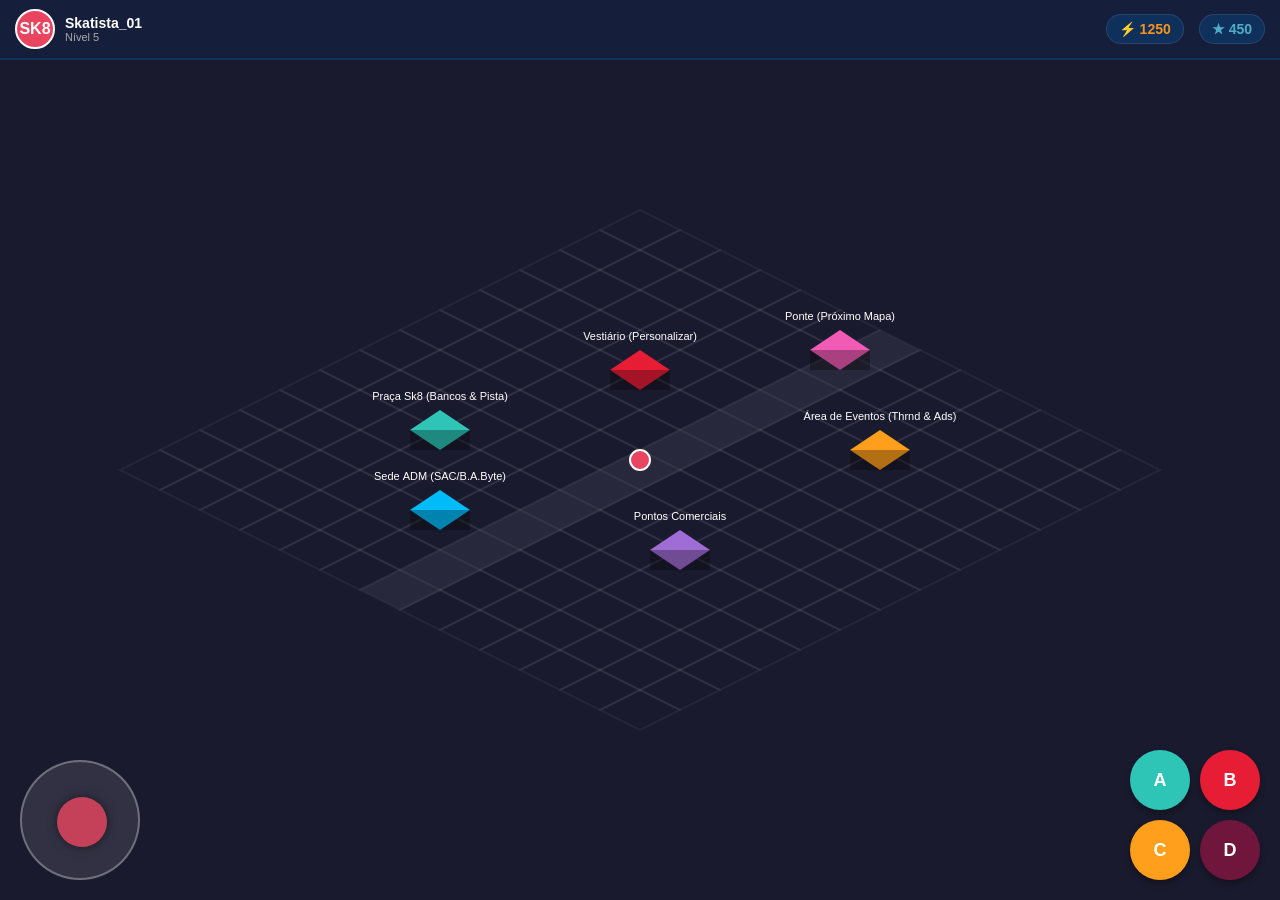
<file: Map3.html>
<!DOCTYPE html>
<html lang="pt-BR">
<head>
    <meta charset="UTF-8">
    <meta name="viewport" content="width=device-width, initial-scale=1.0, maximum-scale=1.0, user-scalable=no">
    <title>Mapa 2D Isométrico - Web App</title>
    <style>
        * {
            box-sizing: border-box;
            margin: 0;
            padding: 0;
            user-select: none;
            -webkit-user-select: none;
            font-family: 'Segoe UI', Tahoma, Geneva, Verdana, sans-serif;
        }

        body, html {
            width: 100%;
            height: 100%;
            overflow: hidden;
            background-color: #1a1a2e;
            color: #fff;
        }

        /* HUD - Barra Superior */
        #top-bar {
            position: absolute;
            top: 0;
            left: 0;
            width: 100%;
            height: 60px;
            background: rgba(22, 33, 62, 0.85);
            backdrop-filter: blur(5px);
            display: flex;
            justify-content: space-between;
            align-items: center;
            padding: 0 15px;
            z-index: 10;
            border-bottom: 2px solid #0f3460;
        }

        .user-profile {
            display: flex;
            align-items: center;
            gap: 10px;
        }

        .avatar {
            width: 40px;
            height: 40px;
            border-radius: 50%;
            background: #e94560;
            border: 2px solid #fff;
            display: flex;
            align-items: center;
            justify-content: center;
            font-weight: bold;
        }

        .stats {
            display: flex;
            gap: 15px;
        }

        .stat-badge {
            background: rgba(15, 52, 96, 0.9);
            padding: 6px 12px;
            border-radius: 20px;
            font-size: 14px;
            display: flex;
            align-items: center;
            gap: 6px;
            border: 1px solid rgba(255,255,255,0.1);
        }

        .sats { color: #f7931a; font-weight: bold; }
        .points { color: #4eacc5; font-weight: bold; }

        /* Canvas do Jogo */
        #gameCanvas {
            width: 100%;
            height: 100%;
            display: block;
        }

        /* HUD - Controles Inferiores */
        #controls-container {
            position: absolute;
            bottom: 20px;
            left: 0;
            width: 100%;
            display: flex;
            justify-content: space-between;
            align-items: flex-end;
            padding: 0 20px;
            z-index: 10;
            pointer-events: none;
        }

        /* Joystick Virtual */
        #joystick-zone {
            width: 120px;
            height: 120px;
            background: rgba(255, 255, 255, 0.1);
            border: 2px solid rgba(255, 255, 255, 0.3);
            border-radius: 50%;
            position: relative;
            pointer-events: auto;
            touch-action: none;
        }

        #joystick-stick {
            width: 50px;
            height: 50px;
            background: rgba(233, 69, 96, 0.8);
            border-radius: 50%;
            position: absolute;
            top: 35px;
            left: 35px;
            box-shadow: 0 0 10px rgba(0,0,0,0.5);
        }

        /* Botões de Ação */
        #action-buttons {
            display: grid;
            grid-template-columns: repeat(2, 60px);
            gap: 10px;
            pointer-events: auto;
        }

        .btn-action {
            width: 60px;
            height: 60px;
            border-radius: 50%;
            border: none;
            color: #fff;
            font-weight: bold;
            font-size: 18px;
            box-shadow: 0 4px 6px rgba(0,0,0,0.3);
            cursor: pointer;
            display: flex;
            align-items: center;
            justify-content: center;
        }

        .btn-action:active { transform: scale(0.95); }
        .btn-a { background: #2ec4b6; }
        .btn-b { background: #e71d36; }
        .btn-c { background: #ff9f1c; }
        .btn-d { background: #70163c; }

        /* Modal Popups */
        .modal {
            display: none;
            position: absolute;
            top: 50%;
            left: 50%;
            transform: translate(-50%, -50%);
            background: #16213e;
            border: 2px solid #e94560;
            padding: 20px;
            border-radius: 12px;
            z-index: 20;
            width: 90%;
            max-width: 400px;
            box-shadow: 0 10px 25px rgba(0,0,0,0.7);
        }

        .modal-header {
            display: flex;
            justify-content: space-between;
            align-items: center;
            margin-bottom: 15px;
            border-bottom: 1px solid rgba(255,255,255,0.1);
            padding-bottom: 10px;
        }

        .modal-close {
            background: none;
            border: none;
            color: #fff;
            font-size: 20px;
            cursor: pointer;
        }

        .btn-menu {
            width: 100%;
            padding: 10px;
            margin: 5px 0;
            background: #0f3460;
            border: 1px solid #e94560;
            color: white;
            border-radius: 6px;
            cursor: pointer;
            text-align: left;
        }

        .btn-menu:hover { background: #e94560; }
    </style>
</head>
<body>

    <!-- Barra Superior (HUD) -->
    <div id="top-bar">
        <div class="user-profile">
            <div class="avatar" id="avatarIcon">SK8</div>
            <div>
                <div style="font-weight: bold; font-size: 14px;">Skatista_01</div>
                <div style="font-size: 11px; color: #aaa;">Nível 5</div>
            </div>
        </div>
        <div class="stats">
            <div class="stat-badge"><span class="sats">⚡ <span id="satsVal">1250</span></span></div>
            <div class="stat-badge"><span class="points">★ <span id="ptsVal">450</span></span></div>
        </div>
    </div>

    <!-- Canvas Principal -->
    <canvas id="gameCanvas"></canvas>

    <!-- Controles Inferiores (HUD) -->
    <div id="controls-container">
        <div id="joystick-zone">
            <div id="joystick-stick"></div>
        </div>

        <div id="action-buttons">
            <button class="btn-action btn-a" onclick="interact()">A</button>
            <button class="btn-action btn-b" onclick="triggerAction('Manobra')">B</button>
            <button class="btn-action btn-c" onclick="triggerAction('Sprint')">C</button>
            <button class="btn-action btn-d" onclick="triggerAction('Emote')">D</button>
        </div>
    </div>

    <!-- Modais de Interação -->
    <div id="modal" class="modal">
        <div class="modal-header">
            <h3 id="modalTitle">Título Ponto</h3>
            <button class="modal-close" onclick="closeModal()">&times;</button>
        </div>
        <div id="modalBody">
            <!-- Conteúdo dinâmico -->
        </div>
    </div>

    <script>
        const canvas = document.getElementById('gameCanvas');
        const ctx = canvas.getContext('2d');

        // Ajustar Canvas à janela
        function resizeCanvas() {
            canvas.width = window.innerWidth;
            canvas.height = window.innerHeight;
        }
        window.addEventListener('resize', resizeCanvas);
        resizeCanvas();

        // Estado do Jogador
        const player = {
            gridX: 0,
            gridY: 0,
            speed: 0.05
        };

        // Pontos de Interação no Mapa Isométrico
        const mapPoints = [
            { name: "Vestiário (Personalizar)", gridX: -2, gridY: -2, color: "#e71d36", type: "custom" },
            { name: "Praça Sk8 (Bancos & Pista)", gridX: -3, gridY: 2, color: "#2ec4b6", type: "skate" },
            { name: "Área de Eventos (Thrnd & Ads)", gridX: 3, gridY: -3, color: "#ff9f1c", type: "events" },
            { name: "Pontos Comerciais", gridX: 3, gridY: 2, color: "#a06cd5", type: "shops" },
            { name: "Sede ADM (SAC/B.A.Byte)", gridX: -1, gridY: 4, color: "#00bbf9", type: "adm" },
            { name: "Ponte (Próximo Mapa)", gridX: 0, gridY: -5, color: "#f15bb5", type: "bridge" }
        ];

        // Conversão Isométrica (Grid 2D -> Tela)
        const TILE_WIDTH = 80;
        const TILE_HEIGHT = 40;

        function toIso(gridX, gridY) {
            const screenX = canvas.width / 2 + (gridX - gridY) * (TILE_WIDTH / 2);
            const screenY = canvas.height / 2 + (gridX + gridY) * (TILE_HEIGHT / 2);
            return { x: screenX, y: screenY };
        }

        // Loop de Renderização do Gráfico
        function drawMap() {
            ctx.clearRect(0, 0, canvas.width, canvas.height);

            // Desenhar Grid Isométrico Base (Avenida/Estrutura)
            for (let x = -6; x <= 6; x++) {
                for (let y = -6; y <= 6; y++) {
                    const pos = toIso(x, y);
                    
                    ctx.beginPath();
                    ctx.moveTo(pos.x, pos.y);
                    ctx.lineTo(pos.x + TILE_WIDTH / 2, pos.y + TILE_HEIGHT / 2);
                    ctx.lineTo(pos.x, pos.y + TILE_HEIGHT);
                    ctx.lineTo(pos.x - TILE_WIDTH / 2, pos.y + TILE_HEIGHT / 2);
                    ctx.closePath();
                    
                    ctx.strokeStyle = "rgba(255, 255, 255, 0.05)";
                    ctx.stroke();

                    // Destaque para Avenida Principal (Diagonal)
                    if (x === 0) {
                        ctx.fillStyle = "rgba(50, 50, 70, 0.6)";
                        ctx.fill();
                    }
                }
            }

            // Desenhar Pontos de Interação (Prédios/Locais)
            mapPoints.forEach(pt => {
                const pos = toIso(pt.gridX, pt.gridY);
                
                // Base do Prédio
                ctx.fillStyle = pt.color;
                ctx.beginPath();
                ctx.moveTo(pos.x, pos.y - 20);
                ctx.lineTo(pos.x + 30, pos.y);
                ctx.lineTo(pos.x, pos.y + 20);
                ctx.lineTo(pos.x - 30, pos.y);
                ctx.closePath();
                ctx.fill();

                // Altura do Bloco 3D
                ctx.fillStyle = "rgba(0,0,0,0.3)";
                ctx.fillRect(pos.x - 30, pos.y, 60, 20);

                // Rótulo do Ponto
                ctx.fillStyle = "#fff";
                ctx.font = "11px Arial";
                ctx.textAlign = "center";
                ctx.fillText(pt.name, pos.x, pos.y - 30);
            });

            // Desenhar Jogador
            const playerPos = toIso(player.gridX, player.gridY);
            ctx.fillStyle = "#e94560";
            ctx.beginPath();
            ctx.arc(playerPos.x, playerPos.y + 10, 10, 0, Math.PI * 2);
            ctx.fill();
            ctx.strokeStyle = "#fff";
            ctx.lineWidth = 2;
            ctx.stroke();

            requestAnimationFrame(drawMap);
        }

        drawMap();

        // Lógica do Joystick Virtual
        const joyZone = document.getElementById('joystick-zone');
        const joyStick = document.getElementById('joystick-stick');
        let isDragging = false;
        let joyVector = { x: 0, y: 0 };

        function handleMove(clientX, clientY) {
            const rect = joyZone.getBoundingClientRect();
            const centerX = rect.left + rect.width / 2;
            const centerY = rect.top + rect.height / 2;

            let deltaX = clientX - centerX;
            let deltaY = clientY - centerY;
            const distance = Math.min(Math.hypot(deltaX, deltaY), 40);
            const angle = Math.atan2(deltaY, deltaX);

            const moveX = Math.cos(angle) * distance;
            const moveY = Math.sin(angle) * distance;

            joyStick.style.transform = `translate(${moveX}px, ${moveY}px)`;
            
            // Atualiza vetor de velocidade (-1 a 1)
            joyVector.x = moveX / 40;
            joyVector.y = moveY / 40;
        }

        joyZone.addEventListener('pointerdown', (e) => {
            isDragging = true;
            handleMove(e.clientX, e.clientY);
        });

        window.addEventListener('pointermove', (e) => {
            if (isDragging) handleMove(e.clientX, e.clientY);
        });

        window.addEventListener('pointerup', () => {
            if (isDragging) {
                isDragging = false;
                joyStick.style.transform = `translate(0px, 0px)`;
                joyVector = { x: 0, y: 0 };
            }
        });

        // Loop de Atualização de Posição
        setInterval(() => {
            if (joyVector.x !== 0 || joyVector.y !== 0) {
                player.gridX += (joyVector.x + joyVector.y) * player.speed;
                player.gridY += (joyVector.y - joyVector.x) * player.speed;
            }
        }, 1000 / 60);

        // Sistema de Interação (Botão A)
        function interact() {
            // Encontra ponto de interação mais próximo
            let nearest = null;
            let minDist = 1.2; // Raio de proximidade

            mapPoints.forEach(pt => {
                const dist = Math.hypot(player.gridX - pt.gridX, player.gridY - pt.gridY);
                if (dist < minDist) {
                    minDist = dist;
                    nearest = pt;
                }
            });

            if (nearest) {
                openModal(nearest);
            } else {
                alert("Aproxime-se de um ponto de interesse no mapa para interagir!");
            }
        }

        // Modais e Telas
        function openModal(point) {
            const modal = document.getElementById('modal');
            const title = document.getElementById('modalTitle');
            const body = document.getElementById('modalBody');

            title.innerText = point.name;
            body.innerHTML = "";

            if (point.type === 'skate') {
                body.innerHTML = `
                    <button class="btn-menu">🎮 Banco da Praça (Jogos: Jogo da Velha, Truco, Uno, Dama, Dominó)</button>
                    <button class="btn-menu">🛹 Praticar Skate</button>
                    <button class="btn-menu">🏆 Ver Ranking</button>
                    <button class="btn-menu">🎯 Desafios Diários</button>
                `;
            } else if (point.type === 'events') {
                body.innerHTML = `
                    <button class="btn-menu">🏁 Entrar no Campeonato</button>
                    <button class="btn-menu">⚡ Acessar Jogos Thrnd (Ganhar Satoshis)</button>
                    <button class="btn-menu">🎁 Ver Prêmios & Anúncios Locais</button>
                `;
            } else if (point.type === 'shops') {
                body.innerHTML = `
                    <button class="btn-menu">🥖 Padaria</button>
                    <button class="btn-menu">🛒 Mercado</button>
                    <button class="btn-menu">🍔 Lanchonete</button>
                    <button class="btn-menu">🔧 Oficina de Skates</button>
                `;
            } else if (point.type === 'custom') {
                body.innerHTML = `
                    <button class="btn-menu">👕 Personalizar Vestuário</button>
                    <button class="btn-menu">🛹 Trocar Peças do Skate</button>
                `;
            } else if (point.type === 'adm') {
                body.innerHTML = `
                    <button class="btn-menu">🛎️ Recepção / Informações</button>
                    <button class="btn-menu">💬 SAC / Suporte</button>
                    <button class="btn-menu">💻 Central B.A.Byte</button>
                `;
            } else if (point.type === 'bridge') {
                body.innerHTML = `
                    <p style="margin-bottom:10px;">Deseja viajar para o próximo Bairro/Mapa?</p>
                    <button class="btn-menu" onclick="alert('Carregando novo mapa...')">🌐 Atravessar Ponte</button>
                `;
            }

            modal.style.display = 'block';
        }

        function closeModal() {
            document.getElementById('modal').style.display = 'none';
        }

        function triggerAction(actionName) {
            alert(`Ação acionada: ${actionName}`);
        }
    </script>
</body>
</html>
</file>
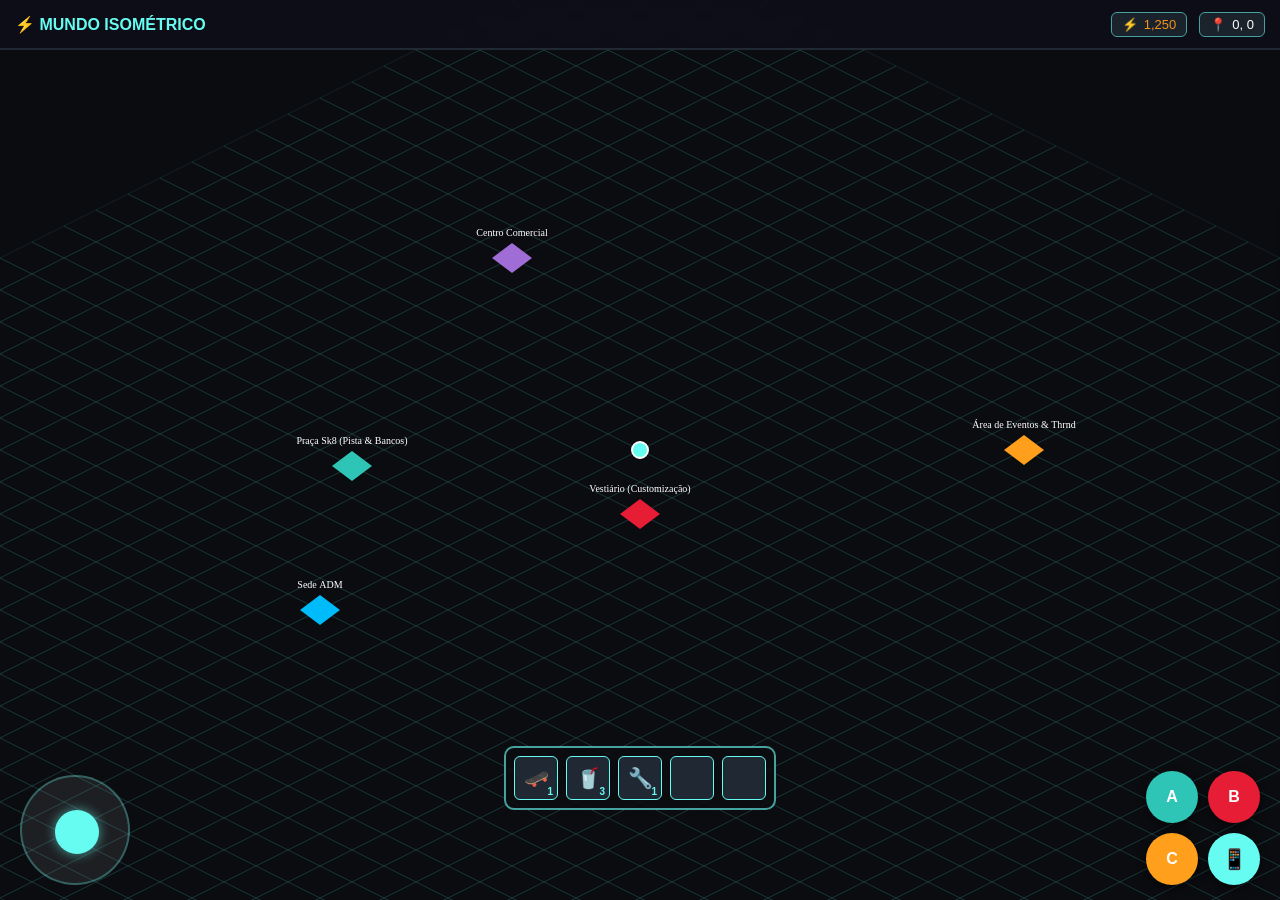
<file: Map4.html>
<!DOCTYPE html>
<html lang="pt-BR">
<head>
    <meta charset="UTF-8">
    <meta name="viewport" content="width=device-width, initial-scale=1.0, maximum-scale=1.0, user-scalable=no">
    <title>Mapa Isométrico GTA2 - Chunks & Inventário</title>
    <style>
        * {
            box-sizing: border-box;
            margin: 0;
            padding: 0;
            user-select: none;
            -webkit-user-select: none;
            font-family: 'Segoe UI', Tahoma, Geneva, Verdana, sans-serif;
        }

        body, html {
            width: 100%;
            height: 100%;
            overflow: hidden;
            background-color: #0b0c10;
            color: #fff;
        }

        /* Canvas Fullscreen */
        #gameCanvas {
            width: 100%;
            height: 100%;
            display: block;
        }

        /* HUD - Top Bar */
        #top-bar {
            position: absolute;
            top: 0;
            left: 0;
            width: 100%;
            height: 50px;
            background: rgba(15, 15, 26, 0.85);
            backdrop-filter: blur(8px);
            display: flex;
            justify-content: space-between;
            align-items: center;
            padding: 0 15px;
            z-index: 10;
            border-bottom: 2px solid #1f2833;
        }

        .stats-container {
            display: flex;
            gap: 12px;
        }

        .stat-box {
            background: rgba(31, 40, 51, 0.8);
            padding: 4px 10px;
            border-radius: 6px;
            font-size: 13px;
            display: flex;
            align-items: center;
            gap: 6px;
            border: 1px solid #45a29e;
        }

        /* HUD - Inventário / Hotbar */
        #inventory-bar {
            position: absolute;
            bottom: 90px;
            left: 50%;
            transform: translateX(-50%);
            display: flex;
            gap: 8px;
            background: rgba(11, 12, 16, 0.85);
            padding: 8px;
            border-radius: 10px;
            border: 2px solid #45a29e;
            z-index: 10;
            pointer-events: auto;
        }

        .inv-slot {
            width: 44px;
            height: 44px;
            background: #1f2833;
            border: 1px solid #66fcf1;
            border-radius: 6px;
            display: flex;
            align-items: center;
            justify-content: center;
            font-size: 20px;
            cursor: pointer;
            position: relative;
        }

        .inv-slot:hover {
            background: #45a29e;
        }

        .inv-qty {
            position: absolute;
            bottom: 2px;
            right: 4px;
            font-size: 10px;
            color: #66fcf1;
            font-weight: bold;
        }

        /* HUD - Controles Inferiores */
        #controls-container {
            position: absolute;
            bottom: 15px;
            left: 0;
            width: 100%;
            display: flex;
            justify-content: space-between;
            align-items: flex-end;
            padding: 0 20px;
            z-index: 10;
            pointer-events: none;
        }

        /* Joystick Virtual */
        #joystick-zone {
            width: 110px;
            height: 110px;
            background: rgba(255, 255, 255, 0.08);
            border: 2px solid rgba(102, 252, 241, 0.3);
            border-radius: 50%;
            position: relative;
            pointer-events: auto;
            touch-action: none;
        }

        #joystick-stick {
            width: 44px;
            height: 44px;
            background: #66fcf1;
            border-radius: 50%;
            position: absolute;
            top: 33px;
            left: 33px;
            box-shadow: 0 0 12px rgba(102, 252, 241, 0.6);
        }

        /* Botões de Ação */
        #action-buttons {
            display: grid;
            grid-template-columns: repeat(2, 52px);
            gap: 10px;
            pointer-events: auto;
        }

        .btn-action {
            width: 52px;
            height: 52px;
            border-radius: 50%;
            border: none;
            color: #fff;
            font-weight: bold;
            font-size: 16px;
            cursor: pointer;
            display: flex;
            align-items: center;
            justify-content: center;
            box-shadow: 0 4px 10px rgba(0,0,0,0.5);
        }

        .btn-a { background: #2ec4b6; }
        .btn-b { background: #e71d36; }
        .btn-c { background: #ff9f1c; }
        .btn-phone { background: #66fcf1; color: #0b0c10; font-size: 20px; }

        /* Smartphone Interface (Pop-up Lateral) */
        #smartphone {
            position: absolute;
            right: -320px;
            top: 50%;
            transform: translateY(-50%);
            width: 280px;
            height: 520px;
            background: #0b0c10;
            border: 4px solid #1f2833;
            border-radius: 30px;
            z-index: 30;
            transition: right 0.4s cubic-bezier(0.175, 0.885, 0.32, 1.275);
            box-shadow: -10px 10px 30px rgba(0,0,0,0.8);
            display: flex;
            flex-direction: column;
            overflow: hidden;
        }

        #smartphone.active {
            right: 20px;
        }

        .phone-header {
            background: #1f2833;
            padding: 15px;
            text-align: center;
            font-weight: bold;
            color: #66fcf1;
            border-bottom: 1px solid #45a29e;
        }

        .phone-apps {
            display: grid;
            grid-template-columns: repeat(3, 1fr);
            gap: 15px;
            padding: 20px;
        }

        .app-icon {
            display: flex;
            flex-direction: column;
            align-items: center;
            gap: 6px;
            font-size: 11px;
            cursor: pointer;
        }

        .app-box {
            width: 50px;
            height: 50px;
            background: #1f2833;
            border-radius: 12px;
            display: flex;
            align-items: center;
            justify-content: center;
            font-size: 22px;
            border: 1px solid #45a29e;
        }

        .app-box:hover {
            background: #66fcf1;
            color: #0b0c10;
        }

        /* Modais */
        .modal {
            display: none;
            position: absolute;
            top: 50%;
            left: 50%;
            transform: translate(-50%, -50%);
            background: #1f2833;
            border: 2px solid #66fcf1;
            padding: 20px;
            border-radius: 12px;
            z-index: 40;
            width: 85%;
            max-width: 360px;
        }

        .modal-header {
            display: flex;
            justify-content: space-between;
            align-items: center;
            margin-bottom: 10px;
        }

        .btn-close {
            background: none;
            border: none;
            color: #fff;
            font-size: 20px;
            cursor: pointer;
        }
    </style>
</head>
<body>

    <!-- HUD Superior -->
    <div id="top-bar">
        <div style="font-weight: bold; color: #66fcf1;">⚡ MUNDO ISOMÉTRICO</div>
        <div class="stats-container">
            <div class="stat-box">⚡ <span id="satsDisplay" style="color:#f7931a;">1,250</span></div>
            <div class="stat-box">📍 <span id="coordsDisplay">0, 0</span></div>
        </div>
    </div>

    <!-- Canvas -->
    <canvas id="gameCanvas"></canvas>

    <!-- Hotbar / Inventário -->
    <div id="inventory-bar">
        <div class="inv-slot" title="Skate">🛹<span class="inv-qty">1</span></div>
        <div class="inv-slot" title="Energético">🥤<span class="inv-qty">3</span></div>
        <div class="inv-slot" title="Chave de Roda">🔧<span class="inv-qty">1</span></div>
        <div class="inv-slot"></div>
        <div class="inv-slot"></div>
    </div>

    <!-- HUD Inferior (Controles) -->
    <div id="controls-container">
        <div id="joystick-zone">
            <div id="joystick-stick"></div>
        </div>

        <div id="action-buttons">
            <button class="btn-action btn-a" onclick="interact()">A</button>
            <button class="btn-action btn-b" onclick="useItem()">B</button>
            <button class="btn-action btn-c" onclick="sprint()">C</button>
            <button class="btn-action btn-phone" onclick="togglePhone()">📱</button>
        </div>
    </div>

    <!-- Smartphone -->
    <div id="smartphone">
        <div class="phone-header">SMARTPHONE</div>
        <div class="phone-apps">
            <div class="app-icon" onclick="openApp('Mapa')">
                <div class="app-box">🗺️</div>
                <span>Mapa</span>
            </div>
            <div class="app-icon" onclick="openApp('Thrnd Wallet')">
                <div class="app-box">⚡</div>
                <span>Satoshis</span>
            </div>
            <div class="app-icon" onclick="openApp('Loja Ads')">
                <div class="app-box">🛍️</div>
                <span>Lojas</span>
            </div>
            <div class="app-icon" onclick="openApp('Chat')">
                <div class="app-box">💬</div>
                <span>Chat</span>
            </div>
            <div class="app-icon" onclick="openApp('SAC / Suporte')">
                <div class="app-box">🎧</div>
                <span>SAC</span>
            </div>
        </div>
    </div>

    <!-- Modal Generico -->
    <div id="modal" class="modal">
        <div class="modal-header">
            <h3 id="modalTitle">Info</h3>
            <button class="btn-close" onclick="closeModal()">&times;</button>
        </div>
        <div id="modalBody"></div>
    </div>

    <script>
        const canvas = document.getElementById('gameCanvas');
        const ctx = canvas.getContext('2d');

        function resizeCanvas() {
            canvas.width = window.innerWidth;
            canvas.height = window.innerHeight;
        }
        window.addEventListener('resize', resizeCanvas);
        resizeCanvas();

        // Configuração de Chunks e Isometric Grid
        const CHUNK_SIZE = 8; // 8x8 tiles por chunk
        const TILE_WIDTH = 64;
        const TILE_HEIGHT = 32;

        // Jogador e Câmera
        const player = {
            worldX: 0,
            worldY: 0,
            speed: 0.08
        };

        // Estrutura de PONTOS FIXOS no Mundo Infinito
        const worldPointsOfInterests = [
            { name: "Vestiário (Customização)", x: 2, y: 2, color: "#e71d36", type: "custom" },
            { name: "Praça Sk8 (Pista & Bancos)", x: -4, y: 5, color: "#2ec4b6", type: "skate" },
            { name: "Área de Eventos & Thrnd", x: 6, y: -6, color: "#ff9f1c", type: "events" },
            { name: "Centro Comercial", x: -8, y: -4, color: "#a06cd5", type: "shops" },
            { name: "Sede ADM", x: 0, y: 10, color: "#00bbf9", type: "adm" }
        ];

        // Projetar Posição 2D World para Tela com foco na Câmera (GTA2 Style)
        function worldToScreen(wx, wy) {
            // Posição relativa ao Jogador (Câmera centralizada)
            const relX = wx - player.worldX;
            const relY = wy - player.worldY;

            const screenX = (canvas.width / 2) + (relX - relY) * (TILE_WIDTH / 2);
            const screenY = (canvas.height / 2) + (relX + relY) * (TILE_HEIGHT / 2);
            return { x: screenX, y: screenY };
        }

        // Renderização do Mundo por Chunks
        function renderScene() {
            ctx.clearRect(0, 0, canvas.width, canvas.height);

            // Calcular o Chunk atual do jogador
            const currentChunkX = Math.floor(player.worldX / CHUNK_SIZE);
            const currentChunkY = Math.floor(player.worldY / CHUNK_SIZE);

            // Desenhar Chunks no Raio de Visão (ex: 2 Chunks de distância)
            const renderRadius = 2;
            for (let cx = currentChunkX - renderRadius; cx <= currentChunkX + renderRadius; cx++) {
                for (let cy = currentChunkY - renderRadius; cy <= currentChunkY + renderRadius; cy++) {
                    drawChunk(cx, cy);
                }
            }

            // Renderizar Pontos de Interesse do Mundo
            worldPointsOfInterests.forEach(pt => {
                const pos = worldToScreen(pt.x, pt.y);
                
                // Desenhar Marcador de Edifício
                ctx.fillStyle = pt.color;
                ctx.beginPath();
                ctx.moveTo(pos.x, pos.y - 15);
                ctx.lineTo(pos.x + 20, pos.y);
                ctx.lineTo(pos.x, pos.y + 15);
                ctx.lineTo(pos.x - 20, pos.y);
                ctx.closePath();
                ctx.fill();

                ctx.fillStyle = "#ffffff";
                ctx.font = "10px Segoe UI";
                ctx.textAlign = "center";
                ctx.fillText(pt.name, pos.x, pos.y - 22);
            });

            // Renderizar Jogador no Centro Exato da Tela
            const center = { x: canvas.width / 2, y: canvas.height / 2 };
            ctx.fillStyle = "#66fcf1";
            ctx.beginPath();
            ctx.arc(center.x, center.y, 8, 0, Math.PI * 2);
            ctx.fill();
            ctx.strokeStyle = "#ffffff";
            ctx.lineWidth = 2;
            ctx.stroke();

            // Atualiza coordenadas na HUD
            document.getElementById('coordsDisplay').innerText = `${Math.round(player.worldX)}, ${Math.round(player.worldY)}`;

            requestAnimationFrame(renderScene);
        }

        function drawChunk(chunkX, chunkY) {
            const startTileX = chunkX * CHUNK_SIZE;
            const startTileY = chunkY * CHUNK_SIZE;

            for (let x = 0; x < CHUNK_SIZE; x++) {
                for (let y = 0; y < CHUNK_SIZE; y++) {
                    const tileWorldX = startTileX + x;
                    const tileWorldY = startTileY + y;
                    const pos = worldToScreen(tileWorldX, tileWorldY);

                    // Só desenha se estiver visível no Canvas (Culling)
                    if (pos.x > -TILE_WIDTH && pos.x < canvas.width + TILE_WIDTH &&
                        pos.y > -TILE_HEIGHT && pos.y < canvas.height + TILE_HEIGHT) {
                        
                        ctx.beginPath();
                        ctx.moveTo(pos.x, pos.y);
                        ctx.lineTo(pos.x + TILE_WIDTH / 2, pos.y + TILE_HEIGHT / 2);
                        ctx.lineTo(pos.x, pos.y + TILE_HEIGHT);
                        ctx.lineTo(pos.x - TILE_WIDTH / 2, pos.y + TILE_HEIGHT / 2);
                        ctx.closePath();

                        ctx.strokeStyle = "rgba(69, 162, 158, 0.15)";
                        ctx.stroke();
                    }
                }
            }
        }

        renderScene();

        // Lógica de Movimentação do Joystick Virtual
        const joyZone = document.getElementById('joystick-zone');
        const joyStick = document.getElementById('joystick-stick');
        let isDragging = false;
        let joyVector = { x: 0, y: 0 };

        function handleMove(clientX, clientY) {
            const rect = joyZone.getBoundingClientRect();
            const centerX = rect.left + rect.width / 2;
            const centerY = rect.top + rect.height / 2;

            let deltaX = clientX - centerX;
            let deltaY = clientY - centerY;
            const distance = Math.min(Math.hypot(deltaX, deltaY), 35);
            const angle = Math.atan2(deltaY, deltaX);

            const moveX = Math.cos(angle) * distance;
            const moveY = Math.sin(angle) * distance;

            joyStick.style.transform = `translate(${moveX}px, ${moveY}px)`;
            
            joyVector.x = moveX / 35;
            joyVector.y = moveY / 35;
        }

        joyZone.addEventListener('pointerdown', (e) => {
            isDragging = true;
            handleMove(e.clientX, e.clientY);
        });

        window.addEventListener('pointermove', (e) => {
            if (isDragging) handleMove(e.clientX, e.clientY);
        });

        window.addEventListener('pointerup', () => {
            if (isDragging) {
                isDragging = false;
                joyStick.style.transform = `translate(0px, 0px)`;
                joyVector = { x: 0, y: 0 };
            }
        });

        // Loop de Atualização da Posição do Jogador
        setInterval(() => {
            if (joyVector.x !== 0 || joyVector.y !== 0) {
                player.worldX += (joyVector.x + joyVector.y) * player.speed;
                player.worldY += (joyVector.y - joyVector.x) * player.speed;
            }
        }, 1000 / 60);

        // Sistema de Interações & Telas
        function togglePhone() {
            const phone = document.getElementById('smartphone');
            phone.classList.toggle('active');
        }

        function openApp(appName) {
            openModal(appName, `Você abriu o aplicativo <b>${appName}</b> direto do seu smartphone.`);
        }

        function interact() {
            let nearest = null;
            let minDist = 2.0;

            worldPointsOfInterests.forEach(pt => {
                const dist = Math.hypot(player.worldX - pt.x, player.worldY - pt.y);
                if (dist < minDist) {
                    minDist = dist;
                    nearest = pt;
                }
            });

            if (nearest) {
                openModal(nearest.name, `Interagindo com a zona de <b>${nearest.name}</b>.`);
            } else {
                openModal("Info", "Nenhum ponto de interesse próximo. Explore a cidade!");
            }
        }

        function useItem() {
            openModal("Item", "Você usou um item do inventário ativo.");
        }

        function sprint() {
            player.speed = player.speed === 0.08 ? 0.16 : 0.08;
            setTimeout(() => { player.speed = 0.08; }, 2000);
        }

        function openModal(title, text) {
            document.getElementById('modalTitle').innerText = title;
            document.getElementById('modalBody').innerHTML = `<p>${text}</p>`;
            document.getElementById('modal').style.display = 'block';
        }

        function closeModal() {
            document.getElementById('modal').style.display = 'none';
        }
    </script>
</body>
</html>
</file>
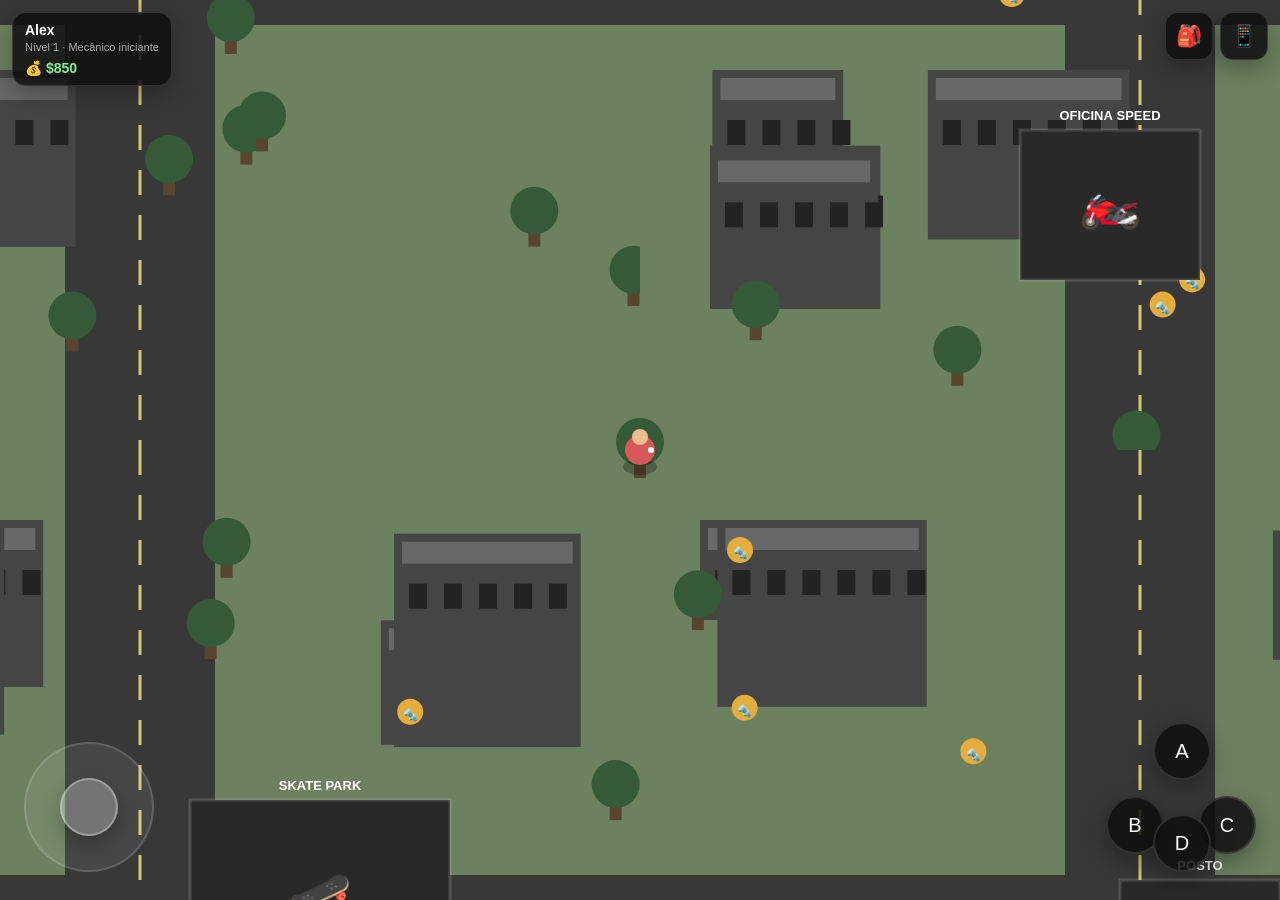
<file: Map5.html>
<!DOCTYPE html>
<html lang="pt-BR">
<head>
<meta charset="UTF-8">
<meta name="viewport"
      content="width=device-width,
               initial-scale=1,
               maximum-scale=1,
               user-scalable=no">

<title>Street Life - Open World</title>

<style>
* {
    box-sizing: border-box;
    margin: 0;
    padding: 0;
    user-select: none;
    -webkit-user-select: none;
    -webkit-tap-highlight-color: transparent;
}

html,
body {
    width: 100%;
    height: 100%;
    overflow: hidden;
    background: #111;
    font-family: Arial, Helvetica, sans-serif;
}

body {
    touch-action: none;
}

/* =========================================================
   GAME
========================================================= */

#game {
    position: fixed;
    inset: 0;
    overflow: hidden;
    background: #1b1b1b;
}

canvas {
    position: absolute;
    inset: 0;
    width: 100%;
    height: 100%;
}

/* =========================================================
   HUD
========================================================= */

#hud {
    position: absolute;
    inset: 0;
    pointer-events: none;
}

.topbar {
    position: absolute;
    top: 12px;
    left: 12px;
    right: 12px;

    display: flex;
    justify-content: space-between;
    align-items: flex-start;

    pointer-events: none;
}

.player-card {
    background: rgba(15,15,15,.86);
    border: 1px solid rgba(255,255,255,.12);
    border-radius: 14px;
    padding: 9px 12px;
    color: white;
    min-width: 150px;
    box-shadow: 0 8px 25px rgba(0,0,0,.3);
}

.player-name {
    font-weight: bold;
    font-size: 14px;
}

.player-level {
    color: #aaa;
    font-size: 11px;
    margin-top: 3px;
}

.money {
    margin-top: 7px;
    color: #7df58c;
    font-weight: bold;
    font-size: 14px;
}

.quick-buttons {
    display: flex;
    gap: 7px;
    pointer-events: auto;
}

.quick-btn {
    width: 48px;
    height: 48px;
    border-radius: 13px;
    border: 1px solid rgba(255,255,255,.13);
    background: rgba(15,15,15,.88);
    color: white;
    font-size: 21px;
    display: flex;
    align-items: center;
    justify-content: center;
    box-shadow: 0 8px 25px rgba(0,0,0,.3);
}

.quick-btn:active {
    transform: scale(.94);
}

/* =========================================================
   JOYSTICK
========================================================= */

#joystick {
    position: absolute;
    left: 24px;
    bottom: 28px;

    width: 130px;
    height: 130px;

    border-radius: 50%;
    background: rgba(255,255,255,.07);
    border: 2px solid rgba(255,255,255,.15);

    pointer-events: auto;
}

#joystickKnob {
    position: absolute;

    width: 58px;
    height: 58px;

    left: 50%;
    top: 50%;

    transform: translate(-50%, -50%);

    border-radius: 50%;
    background: rgba(255,255,255,.25);
    border: 2px solid rgba(255,255,255,.3);

    box-shadow: 0 8px 20px rgba(0,0,0,.25);
}

/* =========================================================
   ACTION BUTTONS
========================================================= */

.actions {
    position: absolute;
    right: 24px;
    bottom: 28px;

    width: 150px;
    height: 150px;

    pointer-events: none;
}

.action {
    position: absolute;

    width: 58px;
    height: 58px;

    border-radius: 50%;

    border: 2px solid rgba(255,255,255,.12);
    background: rgba(15,15,15,.85);

    color: white;
    font-size: 20px;

    display: flex;
    align-items: center;
    justify-content: center;

    pointer-events: auto;

    box-shadow: 0 8px 25px rgba(0,0,0,.35);
}

.action:active {
    transform: scale(.92);
}

.action-a {
    top: 0;
    right: 45px;
}

.action-b {
    left: 0;
    bottom: 18px;
}

.action-c {
    right: 0;
    bottom: 18px;
}

.action-d {
    bottom: 0;
    right: 45px;
}

/* =========================================================
   INTERACTION
========================================================= */

#interaction {
    position: absolute;
    left: 50%;
    bottom: 105px;

    transform: translateX(-50%);

    display: none;

    background: rgba(10,10,10,.92);
    color: white;

    border: 1px solid rgba(255,255,255,.14);
    border-radius: 13px;

    padding: 12px 18px;

    font-size: 13px;
    font-weight: bold;

    pointer-events: none;
}

#interaction span {
    color: #80f58a;
}

/* =========================================================
   MODALS
========================================================= */

.modal {
    position: absolute;
    inset: 0;

    display: none;
    align-items: center;
    justify-content: center;

    background: rgba(0,0,0,.62);

    pointer-events: auto;
}

.modal.active {
    display: flex;
}

.panel {
    width: min(92vw, 430px);
    max-height: 82vh;

    background: #181818;

    border: 1px solid rgba(255,255,255,.13);
    border-radius: 20px;

    overflow: hidden;

    color: white;

    box-shadow: 0 25px 70px rgba(0,0,0,.55);
}

.panel-header {
    padding: 16px;

    display: flex;
    justify-content: space-between;
    align-items: center;

    border-bottom: 1px solid rgba(255,255,255,.08);
}

.panel-title {
    font-size: 17px;
    font-weight: bold;
}

.close {
    width: 34px;
    height: 34px;

    border: 0;
    border-radius: 10px;

    background: #292929;
    color: white;

    font-size: 18px;
}

/* =========================================================
   INVENTORY
========================================================= */

.inventory {
    padding: 16px;
}

.inventory-grid {
    display: grid;
    grid-template-columns: repeat(5, 1fr);
    gap: 8px;
}

.slot {
    aspect-ratio: 1;

    border-radius: 11px;

    background: #232323;
    border: 1px solid rgba(255,255,255,.08);

    display: flex;
    align-items: center;
    justify-content: center;

    position: relative;

    font-size: 25px;
}

.slot-count {
    position: absolute;
    right: 5px;
    bottom: 4px;

    font-size: 10px;
    color: white;
}

.item-info {
    margin-top: 15px;

    background: #222;
    padding: 13px;
    border-radius: 12px;

    color: #aaa;
    font-size: 12px;
}

/* =========================================================
   PHONE
========================================================= */

.phone-wrapper {
    display: flex;
    align-items: center;
    justify-content: center;

    width: 100%;
    height: 100%;
}

.phone {
    width: min(86vw, 330px);
    height: min(88vh, 650px);

    background: #111;

    border: 5px solid #292929;
    border-radius: 34px;

    overflow: hidden;

    box-shadow: 0 30px 90px rgba(0,0,0,.7);

    position: relative;
}

.phone-notch {
    width: 100px;
    height: 22px;

    background: #292929;

    border-radius: 0 0 15px 15px;

    position: absolute;
    left: 50%;
    top: 0;

    transform: translateX(-50%);

    z-index: 5;
}

.phone-screen {
    height: 100%;

    padding: 45px 15px 15px;

    background:
        linear-gradient(
            145deg,
            #17221a,
            #101410
        );
}

.phone-status {
    display: flex;
    justify-content: space-between;

    color: white;

    font-size: 11px;

    margin-bottom: 22px;
}

.phone-clock {
    font-size: 29px;
    font-weight: bold;

    color: white;
}

.phone-date {
    color: #aaa;
    margin-top: 3px;
}

.phone-apps {
    margin-top: 25px;

    display: grid;
    grid-template-columns: repeat(3, 1fr);
    gap: 18px 10px;
}

.app {
    text-align: center;
    color: white;
    font-size: 12px;
}

.app-icon {
    width: 56px;
    height: 56px;

    margin: auto;
    margin-bottom: 6px;

    border-radius: 16px;

    background: rgba(255,255,255,.1);

    display: flex;
    align-items: center;
    justify-content: center;

    font-size: 26px;
}

.phone-home {
    position: absolute;

    left: 50%;
    bottom: 10px;

    transform: translateX(-50%);

    width: 90px;
    height: 4px;

    border-radius: 5px;

    background: #aaa;
}

/* =========================================================
   MAP APP
========================================================= */

.map-app {
    padding: 16px;
}

.mini-map {
    height: 300px;

    background: #343434;

    border-radius: 15px;

    position: relative;

    overflow: hidden;
}

.mini-road-h {
    position: absolute;
    left: 0;
    right: 0;
    top: 45%;

    height: 48px;

    background: #222;
}

.mini-road-v {
    position: absolute;
    top: 0;
    bottom: 0;
    left: 48%;

    width: 48px;

    background: #222;
}

.mini-player {
    position: absolute;

    width: 13px;
    height: 13px;

    background: #ff5a5a;

    border-radius: 50%;

    left: 50%;
    top: 50%;

    transform: translate(-50%, -50%);
}

.map-location {
    position: absolute;

    font-size: 16px;
}

/* =========================================================
   MISSION
========================================================= */

.mission-content {
    padding: 16px;
}

.mission-card {
    background: #222;
    padding: 15px;
    border-radius: 13px;
}

.mission-title {
    font-weight: bold;
    font-size: 15px;
}

.mission-desc {
    margin-top: 7px;
    color: #aaa;
    font-size: 12px;
    line-height: 1.5;
}

.mission-reward {
    margin-top: 12px;
    color: #7df58c;
    font-size: 13px;
}

/* =========================================================
   WORKSHOP
========================================================= */

.workshop {
    padding: 16px;
}

.workshop-bike {
    height: 160px;

    border-radius: 15px;

    background:
        radial-gradient(
            circle at center,
            #343434,
            #202020
        );

    display: flex;
    align-items: center;
    justify-content: center;

    font-size: 80px;
}

.workshop-buttons {
    margin-top: 15px;

    display: grid;
    grid-template-columns: 1fr 1fr;
    gap: 9px;
}

.workshop-button {
    border: 0;

    background: #262626;
    color: white;

    padding: 14px;

    border-radius: 11px;

    font-size: 12px;
}

/* =========================================================
   TOAST
========================================================= */

#toast {
    position: absolute;

    left: 50%;
    top: 80px;

    transform: translateX(-50%) translateY(-20px);

    background: rgba(10,10,10,.93);
    color: white;

    padding: 12px 17px;

    border-radius: 12px;

    opacity: 0;

    transition: .25s;

    pointer-events: none;

    font-size: 12px;

    z-index: 50;
}

#toast.show {
    opacity: 1;
    transform: translateX(-50%) translateY(0);
}

/* =========================================================
   RESPONSIVE
========================================================= */

@media (max-width: 600px) {

    .topbar {
        top: 8px;
        left: 8px;
        right: 8px;
    }

    .player-card {
        min-width: 125px;
    }

    .quick-btn {
        width: 44px;
        height: 44px;
    }

    #joystick {
        left: 18px;
        bottom: 20px;
    }

    .actions {
        right: 16px;
        bottom: 20px;
    }

    #interaction {
        bottom: 92px;
    }
}
</style>
</head>

<body>

<div id="game">

    <canvas id="world"></canvas>

    <!-- HUD -->
    <div id="hud">

        <div class="topbar">

            <div class="player-card">
                <div class="player-name">Alex</div>
                <div class="player-level">Nível 1 · Mecânico iniciante</div>
                <div class="money">
                    💰 $<span id="money">850</span>
                </div>
            </div>

            <div class="quick-buttons">

                <button class="quick-btn"
                        id="inventoryBtn">
                    🎒
                </button>

                <button class="quick-btn"
                        id="phoneBtn">
                    📱
                </button>

            </div>

        </div>

        <!-- INTERACTION -->
        <div id="interaction">
            <span>●</span>
            <span id="interactionText">
                Interagir
            </span>
        </div>

        <!-- JOYSTICK -->
        <div id="joystick">
            <div id="joystickKnob"></div>
        </div>

        <!-- ACTION BUTTONS -->
        <div class="actions">

            <button class="action action-a"
                    id="actionA">
                A
            </button>

            <button class="action action-b">
                B
            </button>

            <button class="action action-c">
                C
            </button>

            <button class="action action-d">
                D
            </button>

        </div>

        <!-- TOAST -->
        <div id="toast"></div>

    </div>


    <!-- =====================================================
         INVENTORY
    ====================================================== -->

    <div class="modal" id="inventoryModal">

        <div class="panel">

            <div class="panel-header">

                <div class="panel-title">
                    🎒 Inventário
                </div>

                <button class="close"
                        data-close="inventoryModal">
                    ×
                </button>

            </div>

            <div class="inventory">

                <div class="inventory-grid"
                     id="inventoryGrid">
                </div>

                <div class="item-info">
                    Os itens encontrados pelo jogador
                    aparecerão aqui. O sistema já está
                    preparado para coleta, uso e crafting.
                </div>

            </div>

        </div>

    </div>


    <!-- =====================================================
         PHONE
    ====================================================== -->

    <div class="modal" id="phoneModal">

        <div class="phone-wrapper">

            <div class="phone">

                <div class="phone-notch"></div>

                <div class="phone-screen">

                    <div class="phone-status">

                        <span>12:43</span>

                        <span>
                            📶 🔋
                        </span>

                    </div>

                    <div class="phone-clock">
                        12:43
                    </div>

                    <div class="phone-date">
                        Terça-feira
                    </div>

                    <div class="phone-apps">

                        <div class="app"
                             id="phoneMap">

                            <div class="app-icon">
                                🗺️
                            </div>

                            Mapa

                        </div>

                        <div class="app"
                             id="phoneMessages">

                            <div class="app-icon">
                                💬
                            </div>

                            Mensagens

                        </div>

                        <div class="app"
                             id="phoneMissions">

                            <div class="app-icon">
                                📋
                            </div>

                            Missões

                        </div>

                        <div class="app">

                            <div class="app-icon">
                                🏍️
                            </div>

                            Garagem

                        </div>

                        <div class="app"
                             id="phoneItems">

                            <div class="app-icon">
                                🎒
                            </div>

                            Itens

                        </div>

                        <div class="app">

                            <div class="app-icon">
                                ⚙️
                            </div>

                            Config.

                        </div>

                    </div>

                    <div class="phone-home"></div>

                </div>

            </div>

        </div>

    </div>


    <!-- =====================================================
         MAP APP
    ====================================================== -->

    <div class="modal" id="mapModal">

        <div class="panel">

            <div class="panel-header">

                <div class="panel-title">
                    🗺️ Mapa
                </div>

                <button class="close"
                        data-close="mapModal">
                    ×
                </button>

            </div>

            <div class="map-app">

                <div class="mini-map">

                    <div class="mini-road-h"></div>
                    <div class="mini-road-v"></div>

                    <div class="map-location"
                         style="left:18%;top:22%">
                        🏪
                    </div>

                    <div class="map-location"
                         style="left:72%;top:28%">
                        🔧
                    </div>

                    <div class="map-location"
                         style="left:24%;top:73%">
                        🛹
                    </div>

                    <div class="map-location"
                         style="left:75%;top:70%">
                        ⛽
                    </div>

                    <div class="mini-player"></div>

                </div>

            </div>

        </div>

    </div>


    <!-- =====================================================
         MISSION
    ====================================================== -->

    <div class="modal" id="missionModal">

        <div class="panel">

            <div class="panel-header">

                <div class="panel-title">
                    📋 Missões
                </div>

                <button class="close"
                        data-close="missionModal">
                    ×
                </button>

            </div>

            <div class="mission-content">

                <div class="mission-card">

                    <div class="mission-title">
                        🔧 A primeira oficina
                    </div>

                    <div class="mission-desc">
                        Vá até a oficina e descubra
                        como funciona o sistema de
                        manutenção de motos.
                    </div>

                    <div class="mission-reward">
                        Recompensa: $250 + XP
                    </div>

                </div>

            </div>

        </div>

    </div>


    <!-- =====================================================
         WORKSHOP
    ====================================================== -->

    <div class="modal" id="workshopModal">

        <div class="panel">

            <div class="panel-header">

                <div class="panel-title">
                    🔧 Oficina Speed
                </div>

                <button class="close"
                        data-close="workshopModal">
                    ×
                </button>

            </div>

            <div class="workshop">

                <div class="workshop-bike">
                    🏍️
                </div>

                <div class="workshop-buttons">

                    <button class="workshop-button"
                            onclick="workshopAction('diagnóstico')">
                        🔍 Diagnóstico
                    </button>

                    <button class="workshop-button"
                            onclick="workshopAction('reparo')">
                        🔧 Reparar
                    </button>

                    <button class="workshop-button"
                            onclick="workshopAction('customização')">
                        🎨 Customizar
                    </button>

                    <button class="workshop-button"
                            onclick="workshopAction('teste')">
                        🏁 Testar
                    </button>

                </div>

            </div>

        </div>

    </div>

</div>


<script>

/* =========================================================
   CONFIGURAÇÕES DO MUNDO
========================================================= */

const CONFIG = {

    chunkSize: 1000,

    renderDistance: 2,

    playerSpeed: 190,

    cameraSmooth: 0.12,

    interactionDistance: 90

};


/* =========================================================
   CANVAS
========================================================= */

const canvas =
    document.getElementById("world");

const ctx =
    canvas.getContext("2d");

let width = 0;
let height = 0;

function resizeCanvas() {

    const dpr =
        Math.min(window.devicePixelRatio || 1, 2);

    width =
        window.innerWidth;

    height =
        window.innerHeight;

    canvas.width =
        width * dpr;

    canvas.height =
        height * dpr;

    canvas.style.width =
        width + "px";

    canvas.style.height =
        height + "px";

    ctx.setTransform(
        dpr,
        0,
        0,
        dpr,
        0,
        0
    );
}

window.addEventListener(
    "resize",
    resizeCanvas
);

resizeCanvas();


/* =========================================================
   GAME STATE
========================================================= */

const state = {

    money: 850,

    player: {

        x: 0,
        y: 0,

        radius: 18,

        direction: 0

    },

    camera: {

        x: 0,
        y: 0

    },

    inventory: [

        {
            id: "water",
            name: "Água",
            icon: "🥤",
            quantity: 2
        },

        {
            id: "wrench",
            name: "Chave",
            icon: "🔧",
            quantity: 1
        },

        {
            id: "scrap",
            name: "Sucata",
            icon: "🔩",
            quantity: 3
        }

    ]

};


/* =========================================================
   INPUT
========================================================= */

const input = {

    x: 0,
    y: 0

};

const keys = {};

window.addEventListener(
    "keydown",
    e => {

        keys[e.key.toLowerCase()] = true;

    }
);

window.addEventListener(
    "keyup",
    e => {

        keys[e.key.toLowerCase()] = false;

    }
);


/* =========================================================
   JOYSTICK
========================================================= */

const joystick =
    document.getElementById("joystick");

const knob =
    document.getElementById("joystickKnob");

let joystickActive = false;

let joystickPointer = null;

function updateJoystick(
    clientX,
    clientY
) {

    const rect =
        joystick.getBoundingClientRect();

    const centerX =
        rect.left + rect.width / 2;

    const centerY =
        rect.top + rect.height / 2;

    let dx =
        clientX - centerX;

    let dy =
        clientY - centerY;

    const max =
        rect.width / 2 - 29;

    const distance =
        Math.sqrt(dx * dx + dy * dy);

    if (distance > max) {

        dx =
            dx / distance * max;

        dy =
            dy / distance * max;

    }

    knob.style.transform =
        `translate(calc(-50% + ${dx}px),
                   calc(-50% + ${dy}px))`;

    input.x =
        dx / max;

    input.y =
        dy / max;

}

joystick.addEventListener(
    "pointerdown",
    e => {

        joystickActive = true;
        joystickPointer = e.pointerId;

        joystick.setPointerCapture(
            e.pointerId
        );

        updateJoystick(
            e.clientX,
            e.clientY
        );

    }
);

joystick.addEventListener(
    "pointermove",
    e => {

        if (!joystickActive)
            return;

        updateJoystick(
            e.clientX,
            e.clientY
        );

    }
);

function resetJoystick() {

    joystickActive = false;

    input.x = 0;
    input.y = 0;

    knob.style.transform =
        "translate(-50%, -50%)";

}

joystick.addEventListener(
    "pointerup",
    resetJoystick
);

joystick.addEventListener(
    "pointercancel",
    resetJoystick
);


/* =========================================================
   KEYBOARD MOVEMENT
========================================================= */

function keyboardInput() {

    let x = 0;
    let y = 0;

    if (
        keys["w"] ||
        keys["arrowup"]
    )
        y -= 1;

    if (
        keys["s"] ||
        keys["arrowdown"]
    )
        y += 1;

    if (
        keys["a"] ||
        keys["arrowleft"]
    )
        x -= 1;

    if (
        keys["d"] ||
        keys["arrowright"]
    )
        x += 1;

    if (x || y) {

        const length =
            Math.sqrt(
                x*x + y*y
            );

        return {

            x: x / length,
            y: y / length

        };

    }

    return input;

}


/* =========================================================
   CHUNKS
========================================================= */

const chunks =
    new Map();


function chunkKey(cx, cy) {

    return `${cx},${cy}`;

}


function getChunkCoords(
    x,
    y
) {

    return {

        x: Math.floor(
            x / CONFIG.chunkSize
        ),

        y: Math.floor(
            y / CONFIG.chunkSize
        )

    };

}


/* =========================================================
   DETERMINISTIC RANDOM
========================================================= */

function seededRandom(
    seed
) {

    let value =
        Math.sin(seed) * 10000;

    return value -
        Math.floor(value);

}


/* =========================================================
   CHUNK GENERATION
========================================================= */

function generateChunk(
    cx,
    cy
) {

    const key =
        chunkKey(cx, cy);

    if (chunks.has(key))
        return chunks.get(key);

    const chunk = {

        cx,
        cy,

        objects: []

    };

    const originX =
        cx * CONFIG.chunkSize;

    const originY =
        cy * CONFIG.chunkSize;


    /*
       Cada chunk recebe uma
       configuração determinística.
    */

    const seed =
        cx * 928371 +
        cy * 523971;


    /*
       ESTRADAS
    */

    const roadWidth = 150;

    const centerX =
        originX +
        CONFIG.chunkSize / 2;

    const centerY =
        originY +
        CONFIG.chunkSize / 2;

    chunk.road = {

        x:
            centerX -
            roadWidth / 2,

        y:
            centerY -
            roadWidth / 2,

        width:
            roadWidth,

        height:
            roadWidth

    };


    /*
       PRÉDIOS
    */

    const buildingCount =
        7 +
        Math.floor(
            seededRandom(seed) * 5
        );

    for (
        let i = 0;
        i < buildingCount;
        i++
    ) {

        const side =
            i % 4;

        let x;
        let y;

        if (side === 0) {

            x =
                originX +
                60 +
                seededRandom(
                    seed + i * 7
                ) * 300;

            y =
                originY +
                70;

        }

        else if (side === 1) {

            x =
                originX +
                600 +
                seededRandom(
                    seed + i * 8
                ) * 250;

            y =
                originY +
                70 +
                seededRandom(
                    seed + i * 9
                ) * 300;

        }

        else if (side === 2) {

            x =
                originX +
                60 +
                seededRandom(
                    seed + i * 11
                ) * 300;

            y =
                originY +
                620;

        }

        else {

            x =
                originX +
                70;

            y =
                originY +
                500 +
                seededRandom(
                    seed + i * 13
                ) * 250;

        }

        const w =
            120 +
            seededRandom(
                seed + i * 15
            ) * 100;

        const h =
            100 +
            seededRandom(
                seed + i * 17
            ) * 120;

        chunk.objects.push({

            type: "building",

            x,
            y,

            width: w,
            height: h

        });

    }


    /*
       ÁRVORES
    */

    for (
        let i = 0;
        i < 14;
        i++
    ) {

        const x =
            originX +
            seededRandom(
                seed + i * 31
            ) *
            CONFIG.chunkSize;

        const y =
            originY +
            seededRandom(
                seed + i * 37
            ) *
            CONFIG.chunkSize;

        chunk.objects.push({

            type: "tree",

            x,
            y,

            radius: 24

        });

    }


    /*
       COLETÁVEIS
    */

    for (
        let i = 0;
        i < 5;
        i++
    ) {

        const x =
            originX +
            100 +
            seededRandom(
                seed + i * 51
            ) * 800;

        const y =
            originY +
            100 +
            seededRandom(
                seed + i * 53
            ) * 800;

        chunk.objects.push({

            type: "collectable",

            id:
                `scrap-${cx}-${cy}-${i}`,

            x,
            y,

            radius: 13,

            collected: false

        });

    }


    chunks.set(
        key,
        chunk
    );

    return chunk;

}


/* =========================================================
   LOAD CHUNKS
========================================================= */

function updateChunks() {

    const current =
        getChunkCoords(
            state.player.x,
            state.player.y
        );

    for (
        let y =
            current.y -
            CONFIG.renderDistance;

        y <=
            current.y +
            CONFIG.renderDistance;

        y++
    ) {

        for (
            let x =
                current.x -
                CONFIG.renderDistance;

            x <=
                current.x +
                CONFIG.renderDistance;

            x++
        ) {

            generateChunk(
                x,
                y
            );

        }

    }


    /*
       Remove chunks muito distantes.
    */

    for (
        const [key, chunk]
        of chunks
    ) {

        const dx =
            Math.abs(
                chunk.cx -
                current.x
            );

        const dy =
            Math.abs(
                chunk.cy -
                current.y
            );

        if (
            dx >
            CONFIG.renderDistance + 1
            ||
            dy >
            CONFIG.renderDistance + 1
        ) {

            chunks.delete(key);

        }

    }

}


/* =========================================================
   SPECIAL LOCATIONS
========================================================= */

const locations = {

    workshop: {

        x: 380,
        y: -320,

        width: 180,
        height: 150,

        name:
            "Oficina Speed"

    },

    skatepark: {

        x: -450,
        y: 350,

        width: 260,
        height: 190

    },

    gasStation: {

        x: 480,
        y: 430,

        width: 160,
        height: 120

    }

};


/* =========================================================
   COLLISION
========================================================= */

function circleRectCollision(
    cx,
    cy,
    radius,
    rect
) {

    const nearestX =
        Math.max(
            rect.x,
            Math.min(
                cx,
                rect.x + rect.width
            )
        );

    const nearestY =
        Math.max(
            rect.y,
            Math.min(
                cy,
                rect.y + rect.height
            )
        );

    const dx =
        cx - nearestX;

    const dy =
        cy - nearestY;

    return (
        dx * dx +
        dy * dy
    ) < radius * radius;

}


function collidesWorld(
    x,
    y
) {

    for (
        const [, chunk]
        of chunks
    ) {

        for (
            const obj
            of chunk.objects
        ) {

            if (
                obj.type ===
                "building"
            ) {

                if (
                    circleRectCollision(
                        x,
                        y,
                        state.player.radius,
                        obj
                    )
                )
                    return true;

            }

            if (
                obj.type ===
                "tree"
            ) {

                const dx =
                    x - obj.x;

                const dy =
                    y - obj.y;

                const distance =
                    Math.sqrt(
                        dx*dx +
                        dy*dy
                    );

                if (
                    distance <
                    state.player.radius +
                    obj.radius
                )
                    return true;

            }

        }

    }

    return false;

}


/* =========================================================
   SPECIAL OBJECTS
========================================================= */

function drawSpecialLocation(
    location,
    icon,
    label
) {

    const sx =
        location.x -
        state.camera.x +
        width / 2;

    const sy =
        location.y -
        state.camera.y +
        height / 2;

    ctx.fillStyle =
        "#292929";

    ctx.fillRect(
        sx,
        sy,
        location.width,
        location.height
    );

    ctx.strokeStyle =
        "rgba(255,255,255,.15)";

    ctx.lineWidth = 3;

    ctx.strokeRect(
        sx,
        sy,
        location.width,
        location.height
    );

    ctx.font =
        "50px Arial";

    ctx.textAlign =
        "center";

    ctx.textBaseline =
        "middle";

    ctx.fillText(
        icon,
        sx + location.width / 2,
        sy + location.height / 2
    );

    ctx.font =
        "bold 13px Arial";

    ctx.fillStyle =
        "white";

    ctx.fillText(
        label,
        sx + location.width / 2,
        sy - 14
    );

}


/* =========================================================
   DRAW WORLD
========================================================= */

function drawWorld() {

    ctx.clearRect(
        0,
        0,
        width,
        height
    );


    /*
       Fundo
    */

    ctx.fillStyle =
        "#637557";

    ctx.fillRect(
        0,
        0,
        width,
        height
    );


    /*
       CHUNKS
    */

    for (
        const [, chunk]
        of chunks
    ) {

        const ox =
            chunk.cx *
            CONFIG.chunkSize -
            state.camera.x +
            width / 2;

        const oy =
            chunk.cy *
            CONFIG.chunkSize -
            state.camera.y +
            height / 2;


        /*
           Gramado
        */

        ctx.fillStyle =
            "#6c815f";

        ctx.fillRect(
            ox,
            oy,
            CONFIG.chunkSize,
            CONFIG.chunkSize
        );


        /*
           Estrada horizontal
        */

        ctx.fillStyle =
            "#383838";

        ctx.fillRect(
            ox,
            oy +
            CONFIG.chunkSize / 2 -
            75,
            CONFIG.chunkSize,
            150
        );


        /*
           Estrada vertical
        */

        ctx.fillRect(
            ox +
            CONFIG.chunkSize / 2 -
            75,
            oy,
            150,
            CONFIG.chunkSize
        );


        /*
           Faixas
        */

        ctx.strokeStyle =
            "#d5c76c";

        ctx.lineWidth = 3;

        ctx.setLineDash([
            25,
            20
        ]);

        ctx.beginPath();

        ctx.moveTo(
            ox,
            oy +
            CONFIG.chunkSize / 2
        );

        ctx.lineTo(
            ox +
            CONFIG.chunkSize,
            oy +
            CONFIG.chunkSize / 2
        );

        ctx.moveTo(
            ox +
            CONFIG.chunkSize / 2,
            oy
        );

        ctx.lineTo(
            ox +
            CONFIG.chunkSize / 2,
            oy +
            CONFIG.chunkSize
        );

        ctx.stroke();

        ctx.setLineDash([]);


        /*
           OBJETOS
        */

        for (
            const obj
            of chunk.objects
        ) {

            const sx =
                obj.x -
                state.camera.x +
                width / 2;

            const sy =
                obj.y -
                state.camera.y +
                height / 2;


            if (
                obj.type ===
                "building"
            ) {

                ctx.fillStyle =
                    "#454545";

                ctx.fillRect(
                    sx,
                    sy,
                    obj.width,
                    obj.height
                );

                ctx.fillStyle =
                    "#686868";

                ctx.fillRect(
                    sx + 8,
                    sy + 8,
                    obj.width - 16,
                    22
                );

                ctx.fillStyle =
                    "#232323";

                for (
                    let wx = sx + 15;
                    wx < sx + obj.width - 10;
                    wx += 35
                ) {

                    ctx.fillRect(
                        wx,
                        sy + 50,
                        18,
                        25
                    );

                }

            }


            if (
                obj.type ===
                "tree"
            ) {

                ctx.fillStyle =
                    "#59452e";

                ctx.fillRect(
                    sx - 6,
                    sy,
                    12,
                    28
                );

                ctx.fillStyle =
                    "#345a37";

                ctx.beginPath();

                ctx.arc(
                    sx,
                    sy - 8,
                    obj.radius,
                    0,
                    Math.PI * 2
                );

                ctx.fill();

            }


            if (
                obj.type ===
                "collectable"
                &&
                !obj.collected
            ) {

                ctx.fillStyle =
                    "#e4ad3c";

                ctx.beginPath();

                ctx.arc(
                    sx,
                    sy,
                    obj.radius,
                    0,
                    Math.PI * 2
                );

                ctx.fill();

                ctx.font =
                    "12px Arial";

                ctx.textAlign =
                    "center";

                ctx.fillText(
                    "🔩",
                    sx,
                    sy + 4
                );

            }

        }

    }


    /*
       LOCAIS
    */

    drawSpecialLocation(
        locations.workshop,
        "🏍️",
        "OFICINA SPEED"
    );

    drawSpecialLocation(
        locations.skatepark,
        "🛹",
        "SKATE PARK"
    );

    drawSpecialLocation(
        locations.gasStation,
        "⛽",
        "POSTO"
    );


    /*
       PLAYER
    */

    drawPlayer();

}


/* =========================================================
   PLAYER
========================================================= */

function drawPlayer() {

    const x =
        width / 2;

    const y =
        height / 2;

    /*
       sombra
    */

    ctx.fillStyle =
        "rgba(0,0,0,.25)";

    ctx.beginPath();

    ctx.ellipse(
        x,
        y + 17,
        17,
        8,
        0,
        0,
        Math.PI * 2
    );

    ctx.fill();


    /*
       corpo
    */

    ctx.fillStyle =
        "#d95757";

    ctx.beginPath();

    ctx.arc(
        x,
        y,
        15,
        0,
        Math.PI * 2
    );

    ctx.fill();


    /*
       cabeça
    */

    ctx.fillStyle =
        "#f0bd91";

    ctx.beginPath();

    ctx.arc(
        x,
        y - 13,
        8,
        0,
        Math.PI * 2
    );

    ctx.fill();


    /*
       direção
    */

    ctx.fillStyle =
        "white";

    ctx.beginPath();

    ctx.arc(
        x +
        Math.cos(
            state.player.direction
        ) * 11,

        y +
        Math.sin(
            state.player.direction
        ) * 11,

        3,

        0,
        Math.PI * 2
    );

    ctx.fill();

}


/* =========================================================
   PLAYER UPDATE
========================================================= */

function updatePlayer(
    dt
) {

    const movement =
        keyboardInput();

    let dx =
        movement.x;

    let dy =
        movement.y;

    if (
        Math.abs(dx) > .05 ||
        Math.abs(dy) > .05
    ) {

        const length =
            Math.sqrt(
                dx*dx +
                dy*dy
            );

        dx /= length;
        dy /= length;


        const speed =
            CONFIG.playerSpeed;

        const newX =
            state.player.x +
            dx * speed * dt;

        const newY =
            state.player.y +
            dy * speed * dt;


        if (
            !collidesWorld(
                newX,
                state.player.y
            )
        ) {

            state.player.x =
                newX;

        }

        if (
            !collidesWorld(
                state.player.x,
                newY
            )
        ) {

            state.player.y =
                newY;

        }


        state.player.direction =
            Math.atan2(
                dy,
                dx
            );

    }


    /*
       Câmera segue suavemente.
    */

    state.camera.x +=
        (
            state.player.x -
            state.camera.x
        ) *
        CONFIG.cameraSmooth;

    state.camera.y +=
        (
            state.player.y -
            state.camera.y
        ) *
        CONFIG.cameraSmooth;


    updateChunks();

    checkInteractions();

}


/* =========================================================
   INTERACTION
========================================================= */

const interaction =
    document.getElementById(
        "interaction"
    );

const interactionText =
    document.getElementById(
        "interactionText"
    );

let currentInteraction =
    null;


function distanceTo(
    x,
    y
) {

    const dx =
        state.player.x - x;

    const dy =
        state.player.y - y;

    return Math.sqrt(
        dx*dx +
        dy*dy
    );

}


function checkInteractions() {

    currentInteraction = null;

    /*
       Oficina
    */

    const workshopCenterX =
        locations.workshop.x +
        locations.workshop.width / 2;

    const workshopCenterY =
        locations.workshop.y +
        locations.workshop.height / 2;

    if (
        distanceTo(
            workshopCenterX,
            workshopCenterY
        ) <
        CONFIG.interactionDistance +
        100
    ) {

        currentInteraction =
            "workshop";

        interactionText.textContent =
            "Entrar na oficina";

        interaction.style.display =
            "block";

        return;

    }


    /*
       Coletáveis
    */

    for (
        const [, chunk]
        of chunks
    ) {

        for (
            const obj
            of chunk.objects
        ) {

            if (
                obj.type ===
                "collectable"
                &&
                !obj.collected
            ) {

                if (
                    distanceTo(
                        obj.x,
                        obj.y
                    ) <
                    CONFIG.interactionDistance
                ) {

                    currentInteraction =
                        obj;

                    interactionText.textContent =
                        "Coletar sucata";

                    interaction.style.display =
                        "block";

                    return;

                }

            }

        }

    }


    interaction.style.display =
        "none";

}


/* =========================================================
   ACTION A
========================================================= */

document
    .getElementById("actionA")
    .addEventListener(
        "click",
        interact
    );


function interact() {

    if (
        !currentInteraction
    )
        return;


    if (
        currentInteraction ===
        "workshop"
    ) {

        openModal(
            "workshopModal"
        );

        return;

    }


    if (
        currentInteraction.type ===
        "collectable"
    ) {

        currentInteraction.collected =
            true;

        addItem(
            "scrap"
        );

        showToast(
            "🔩 Sucata adicionada ao inventário"
        );

    }

}


/* =========================================================
   INVENTORY
========================================================= */

function addItem(
    id
) {

    const item =
        state.inventory.find(
            i => i.id === id
        );

    if (item) {

        item.quantity++;

    }

    else {

        state.inventory.push({

            id,

            name: id,
            icon: "📦",
            quantity: 1

        });

    }

    renderInventory();

}


function renderInventory() {

    const grid =
        document.getElementById(
            "inventoryGrid"
        );

    grid.innerHTML = "";

    for (
        let i = 0;
        i < 15;
        i++
    ) {

        const item =
            state.inventory[i];

        const slot =
            document.createElement(
                "div"
            );

        slot.className =
            "slot";

        if (item) {

            slot.innerHTML = `

                ${item.icon}

                <span class="slot-count">
                    ${item.quantity}
                </span>

            `;

            slot.title =
                item.name;

        }

        grid.appendChild(
            slot
        );

    }

}


/* =========================================================
   MODALS
========================================================= */

function openModal(
    id
) {

    document
        .getElementById(id)
        .classList.add(
            "active"
        );

}


function closeModal(
    id
) {

    document
        .getElementById(id)
        .classList.remove(
            "active"
        );

}


document
    .querySelectorAll(
        "[data-close]"
    )
    .forEach(
        button => {

            button.addEventListener(
                "click",
                () => {

                    closeModal(
                        button.dataset.close
                    );

                }
            );

        }
    );


document
    .getElementById(
        "inventoryBtn"
    )
    .addEventListener(
        "click",
        () => {

            renderInventory();

            openModal(
                "inventoryModal"
            );

        }
    );


document
    .getElementById(
        "phoneBtn"
    )
    .addEventListener(
        "click",
        () => {

            openModal(
                "phoneModal"
            );

        }
    );


/* =========================================================
   PHONE APPS
========================================================= */

document
    .getElementById(
        "phoneMap"
    )
    .addEventListener(
        "click",
        () => {

            closeModal(
                "phoneModal"
            );

            openModal(
                "mapModal"
            );

        }
    );


document
    .getElementById(
        "phoneMissions"
    )
    .addEventListener(
        "click",
        () => {

            closeModal(
                "phoneModal"
            );

            openModal(
                "missionModal"
            );

        }
    );


document
    .getElementById(
        "phoneItems"
    )
    .addEventListener(
        "click",
        () => {

            closeModal(
                "phoneModal"
            );

            renderInventory();

            openModal(
                "inventoryModal"
            );

        }
    );


/* =========================================================
   WORKSHOP
========================================================= */

function workshopAction(
    action
) {

    if (
        action ===
        "diagnóstico"
    ) {

        showToast(
            "🔍 Sistema de diagnóstico iniciado"
        );

    }

    if (
        action ===
        "reparo"
    ) {

        showToast(
            "🔧 Nenhum reparo disponível ainda"
        );

    }

    if (
        action ===
        "customização"
    ) {

        showToast(
            "🎨 Sistema de customização em desenvolvimento"
        );

    }

    if (
        action ===
        "teste"
    ) {

        showToast(
            "🏁 Teste de moto preparado para a próxima versão"
        );

    }

}


/* =========================================================
   TOAST
========================================================= */

let toastTimer;

function showToast(
    message
) {

    const toast =
        document.getElementById(
            "toast"
        );

    toast.textContent =
        message;

    toast.classList.add(
        "show"
    );

    clearTimeout(
        toastTimer
    );

    toastTimer =
        setTimeout(
            () => {

                toast.classList.remove(
                    "show"
                );

            },
            2300
        );

}


/* =========================================================
   SAVE
========================================================= */

function saveGame() {

    localStorage.setItem(
        "streetLifeSave",
        JSON.stringify(state)
    );

}


function loadGame() {

    const saved =
        localStorage.getItem(
            "streetLifeSave"
        );

    if (!saved)
        return;

    try {

        const data =
            JSON.parse(saved);

        if (
            data.player
        ) {

            state.player =
                data.player;

        }

        if (
            data.money
        ) {

            state.money =
                data.money;

            document
                .getElementById(
                    "money"
                )
                .textContent =
                state.money;

        }

        if (
            data.inventory
        ) {

            state.inventory =
                data.inventory;

        }

    }

    catch(error) {

        console.warn(
            "Save inválido",
            error
        );

    }

}


/* =========================================================
   GAME LOOP
========================================================= */

let lastTime =
    performance.now();


function gameLoop(
    now
) {

    const dt =
        Math.min(
            (now - lastTime) / 1000,
            0.05
        );

    lastTime =
        now;

    updatePlayer(
        dt
    );

    drawWorld();

    requestAnimationFrame(
        gameLoop
    );

}


/* =========================================================
   AUTO SAVE
========================================================= */

setInterval(
    saveGame,
    10000
);


/* =========================================================
   START
========================================================= */

loadGame();

updateChunks();

renderInventory();

requestAnimationFrame(
    gameLoop
);

</script>

</body>
</html>
</file>
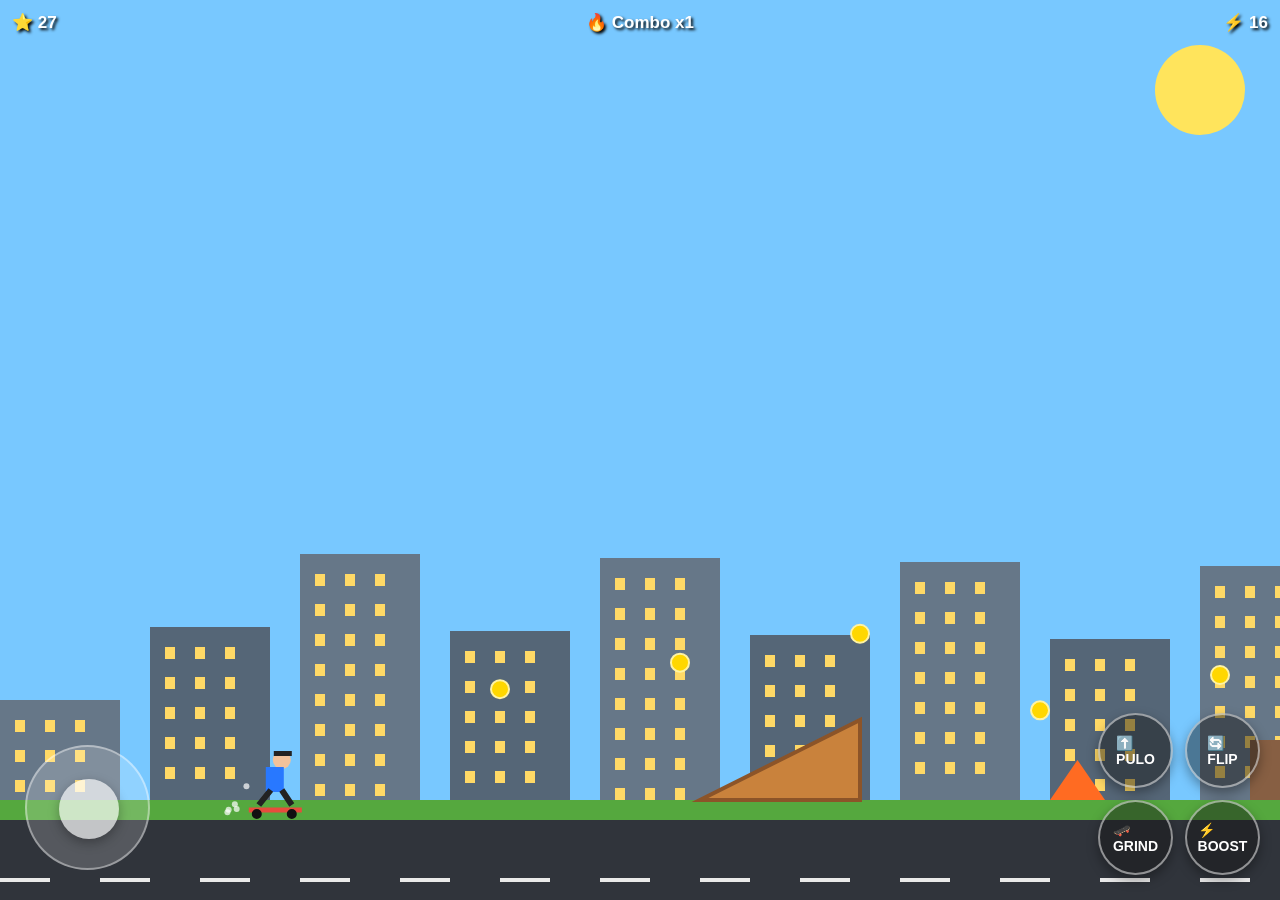
<file: Sk8.html>
<!DOCTYPE html>
<html lang="pt-BR">
<head>
<meta charset="UTF-8">
<meta name="viewport"
      content="width=device-width, initial-scale=1.0, maximum-scale=1.0, user-scalable=no">

<title>Street Skate</title>

<style>
* {
    box-sizing: border-box;
    margin: 0;
    padding: 0;
    user-select: none;
    -webkit-user-select: none;
    touch-action: none;
}

html, body {
    width: 100%;
    height: 100%;
    overflow: hidden;
    background: #87ceeb;
    font-family: Arial, sans-serif;
}

canvas {
    display: block;
    width: 100%;
    height: 100%;
}

/* HUD */

#hud {
    position: fixed;
    top: 12px;
    left: 12px;
    right: 12px;
    display: flex;
    justify-content: space-between;
    color: white;
    font-weight: bold;
    font-size: 17px;
    text-shadow: 2px 2px 3px #000;
    pointer-events: none;
    z-index: 5;
}

/* JOYSTICK */

#joystick {
    position: fixed;
    left: 25px;
    bottom: 30px;

    width: 125px;
    height: 125px;

    border-radius: 50%;
    background: rgba(255,255,255,.18);
    border: 2px solid rgba(255,255,255,.4);

    z-index: 10;
}

#stick {
    position: absolute;

    width: 60px;
    height: 60px;

    left: 32px;
    top: 32px;

    border-radius: 50%;

    background: rgba(255,255,255,.65);
    box-shadow: 0 4px 12px rgba(0,0,0,.3);
}

/* BOTÕES */

.buttons {
    position: fixed;
    right: 20px;
    bottom: 25px;

    display: grid;
    grid-template-columns: repeat(2, 75px);
    gap: 12px;

    z-index: 10;
}

.btn {
    width: 75px;
    height: 75px;

    border-radius: 50%;

    border: 2px solid rgba(255,255,255,.5);

    background: rgba(20,20,20,.45);
    color: white;

    font-size: 14px;
    font-weight: bold;

    display: flex;
    justify-content: center;
    align-items: center;

    box-shadow: 0 5px 12px rgba(0,0,0,.35);
}

.btn:active {
    transform: scale(.9);
    background: rgba(255,255,255,.35);
}

#message {
    position: fixed;
    top: 45%;
    width: 100%;
    text-align: center;

    color: white;
    font-size: 35px;
    font-weight: bold;

    text-shadow: 3px 3px 5px black;

    pointer-events: none;

    opacity: 0;
    transition: opacity .2s;

    z-index: 20;
}
</style>
</head>

<body>

<canvas id="game"></canvas>

<div id="hud">
    <div>⭐ <span id="score">0</span></div>
    <div>🔥 Combo x<span id="combo">1</span></div>
    <div>⚡ <span id="speed">0</span></div>
</div>

<div id="message"></div>

<!-- JOYSTICK -->

<div id="joystick">
    <div id="stick"></div>
</div>

<!-- BOTÕES -->

<div class="buttons">

    <div class="btn" id="jump">
        ⬆️<br>PULO
    </div>

    <div class="btn" id="flip">
        🔄<br>FLIP
    </div>

    <div class="btn" id="grind">
        🛹<br>GRIND
    </div>

    <div class="btn" id="boost">
        ⚡<br>BOOST
    </div>

</div>

<script>

const canvas = document.getElementById("game");
const ctx = canvas.getContext("2d");

let W = innerWidth;
let H = innerHeight;

function resize() {
    W = canvas.width = innerWidth;
    H = canvas.height = innerHeight;
}

resize();

window.addEventListener("resize", resize);


/* =========================
   GAME
========================= */

let score = 0;
let combo = 1;
let gameSpeed = 5;

let cameraX = 0;

let gravity = 0.7;

let gameOver = false;

let particles = [];


/* =========================
   PLAYER
========================= */

const player = {

    x: 200,
    y: 300,

    width: 55,
    height: 30,

    vx: 0,
    vy: 0,

    rotation: 0,

    grounded: true,

    flipping: false,

    flipAngle: 0,

    grinding: false,

    boost: false

};


/* =========================
   MUNDO
========================= */

let groundY = H - 100;

let ramps = [

    {
        x: 700,
        width: 160,
        height: 80
    },

    {
        x: 1450,
        width: 180,
        height: 100
    },

    {
        x: 2300,
        width: 150,
        height: 70
    }

];


let obstacles = [

    {
        x: 1050,
        y: groundY - 40,
        width: 55,
        height: 40,
        type: "cone"
    },

    {
        x: 1250,
        y: groundY - 60,
        width: 100,
        height: 60,
        type: "box"
    },

    {
        x: 1800,
        y: groundY - 45,
        width: 65,
        height: 45,
        type: "cone"
    },

    {
        x: 2050,
        y: groundY - 50,
        width: 90,
        height: 50,
        type: "box"
    }

];


/* =========================
   MOEDAS
========================= */

let coins = [];

for(let i = 0; i < 40; i++){

    coins.push({

        x: 500 + i * 180,

        y: groundY - 80 - Math.random() * 100,

        r: 9,

        collected: false

    });

}


/* =========================
   JOYSTICK
========================= */

const joystick = document.getElementById("joystick");
const stick = document.getElementById("stick");

let joystickX = 0;
let joystickY = 0;

let joystickActive = false;

function moveJoystick(x, y){

    const rect = joystick.getBoundingClientRect();

    const centerX = rect.left + rect.width / 2;
    const centerY = rect.top + rect.height / 2;

    let dx = x - centerX;
    let dy = y - centerY;

    const max = 45;

    const distance = Math.sqrt(dx * dx + dy * dy);

    if(distance > max){

        dx = dx / distance * max;
        dy = dy / distance * max;

    }

    stick.style.transform =
        `translate(${dx}px, ${dy}px)`;

    joystickX = dx / max;
    joystickY = dy / max;
}


joystick.addEventListener("touchstart", e => {

    joystickActive = true;

    const t = e.touches[0];

    moveJoystick(t.clientX, t.clientY);

}, {passive:false});


joystick.addEventListener("touchmove", e => {

    if(!joystickActive) return;

    const t = e.touches[0];

    moveJoystick(t.clientX, t.clientY);

}, {passive:false});


joystick.addEventListener("touchend", () => {

    joystickActive = false;

    joystickX = 0;
    joystickY = 0;

    stick.style.transform = "translate(0,0)";

});


/* =========================
   BOTÕES
========================= */

function button(id, callback){

    const element = document.getElementById(id);

    element.addEventListener("touchstart", e => {

        e.preventDefault();

        callback();

    }, {passive:false});

}


button("jump", jump);

button("flip", flip);

button("grind", grind);

button("boost", () => {

    player.boost = true;

    setTimeout(() => {

        player.boost = false;

    }, 1000);

});


/* =========================
   AÇÕES
========================= */

function jump(){

    if(player.grounded && !gameOver){

        player.vy = -14;

        player.grounded = false;

        createParticles(
            player.x,
            player.y + 20,
            8
        );

    }

}


function flip(){

    if(!player.grounded && !player.flipping){

        player.flipping = true;

        player.flipAngle = 0;

        combo++;

        score += 50 * combo;

    }

}


function grind(){

    if(!player.grounded){

        player.grinding = true;

        score += 20;

    }

}


/* =========================
   PARTÍCULAS
========================= */

function createParticles(x, y, amount){

    for(let i = 0; i < amount; i++){

        particles.push({

            x,
            y,

            vx:(Math.random()-.5)*5,

            vy:(Math.random()-.5)*5,

            life:30

        });

    }

}


function updateParticles(){

    particles.forEach(p => {

        p.x += p.vx;

        p.y += p.vy;

        p.life--;

    });

    particles =
        particles.filter(p => p.life > 0);

}


function drawParticles(){

    particles.forEach(p => {

        ctx.fillStyle = "rgba(255,255,255,.7)";

        ctx.beginPath();

        ctx.arc(
            p.x - cameraX,
            p.y,
            3,
            0,
            Math.PI * 2
        );

        ctx.fill();

    });

}


/* =========================
   PLAYER
========================= */

function updatePlayer(){

    if(gameOver) return;


    /* CONTROLE */

    player.vx += joystickX * 0.25;

    player.vx *= .96;


    if(player.boost){

        player.vx += .35;

    }


    player.vx += .08;


    if(player.vx > 12)
        player.vx = 12;

    if(player.vx < -5)
        player.vx = -5;


    player.x += player.vx;


    /* GRAVIDADE */

    player.vy += gravity;

    player.y += player.vy;


    /* CHÃO */

    let targetGround = groundY;


    /* RAMPA */

    ramps.forEach(r => {

        if(
            player.x > r.x &&
            player.x < r.x + r.width
        ){

            let progress =
                (player.x - r.x) / r.width;

            targetGround =
                groundY - r.height * progress;

        }

    });


    if(player.y + player.height >= targetGround){

        player.y =
            targetGround - player.height;

        player.vy = 0;

        if(!player.grounded){

            createParticles(
                player.x,
                player.y + player.height,
                5
            );

        }

        player.grounded = true;

        player.flipping = false;

        player.flipAngle = 0;

        player.grinding = false;

    }
    else{

        player.grounded = false;

    }


    /* FLIP */

    if(player.flipping){

        player.flipAngle += .45;

        player.rotation += .45;

    }
    else{

        player.rotation *= .85;

    }


    /* CAMERA */

    cameraX =
        player.x - W * .3;


    if(cameraX < 0)
        cameraX = 0;


    /* SCORE */

    score += Math.max(0, Math.floor(player.vx));


    /* COLISÕES */

    checkObstacles();

    checkCoins();

}


/* =========================
   OBSTÁCULOS
========================= */

function checkObstacles(){

    obstacles.forEach(o => {

        if(

            player.x + player.width > o.x &&

            player.x < o.x + o.width &&

            player.y + player.height > o.y &&

            player.y < o.y + o.height

        ){

            if(!player.grounded){

                score += 100 * combo;

                combo++;

            }
            else{

                fall();

            }

        }

    });

}


function fall(){

    if(gameOver) return;

    gameOver = true;

    showMessage("💥 QUEDA!");

    setTimeout(() => {

        resetGame();

    }, 1500);

}


/* =========================
   MOEDAS
========================= */

function checkCoins(){

    coins.forEach(c => {

        if(c.collected) return;


        let dx =
            player.x + player.width/2 - c.x;

        let dy =
            player.y + player.height/2 - c.y;


        let distance =
            Math.sqrt(dx*dx + dy*dy);


        if(distance < 35){

            c.collected = true;

            score += 100;

            createParticles(
                c.x,
                c.y,
                10
            );

        }

    });

}


/* =========================
   DESENHO DO CENÁRIO
========================= */

function drawBackground(){

    /* CÉU */

    ctx.fillStyle = "#78c8ff";

    ctx.fillRect(
        0,
        0,
        W,
        H
    );


    /* SOL */

    ctx.fillStyle = "#ffe45c";

    ctx.beginPath();

    ctx.arc(
        W - 80,
        90,
        45,
        0,
        Math.PI * 2
    );

    ctx.fill();


    /* PRÉDIOS */

    let offset =
        cameraX * .25;


    for(let i = -5; i < 30; i++){

        let x =
            i * 150 - offset;

        let height =
            100 + ((i * 73) % 150 + 150) % 150;


        ctx.fillStyle =
            i % 2 === 0
            ? "#667788"
            : "#556677";


        ctx.fillRect(
            x,
            groundY - height,
            120,
            height
        );


        /* JANELAS */

        ctx.fillStyle = "#ffd966";

        for(let yy = groundY-height+20;
            yy < groundY-10;
            yy += 30){

            for(let xx=x+15;
                xx<x+100;
                xx+=30){

                ctx.fillRect(
                    xx,
                    yy,
                    10,
                    12
                );

            }

        }

    }


    /* GRAMA */

    ctx.fillStyle = "#55a83e";

    ctx.fillRect(
        0,
        groundY,
        W,
        20
    );


    /* ASFALTO */

    ctx.fillStyle = "#30343b";

    ctx.fillRect(
        0,
        groundY + 20,
        W,
        H
    );


    /* FAIXAS */

    ctx.strokeStyle = "#e9e9e9";

    ctx.lineWidth = 4;

    for(let x = -cameraX % 100; x < W; x += 100){

        ctx.beginPath();

        ctx.moveTo(
            x,
            groundY + 80
        );

        ctx.lineTo(
            x + 50,
            groundY + 80
        );

        ctx.stroke();

    }

}


/* =========================
   RAMPAS
========================= */

function drawRamps(){

    ramps.forEach(r => {

        let x =
            r.x - cameraX;


        if(
            x + r.width < 0 ||
            x > W
        ) return;


        ctx.fillStyle = "#c9823c";

        ctx.beginPath();

        ctx.moveTo(
            x,
            groundY
        );

        ctx.lineTo(
            x + r.width,
            groundY
        );

        ctx.lineTo(
            x + r.width,
            groundY - r.height
        );

        ctx.closePath();

        ctx.fill();


        ctx.strokeStyle = "#8c5428";

        ctx.stroke();

    });

}


/* =========================
   OBSTÁCULOS
========================= */

function drawObstacles(){

    obstacles.forEach(o => {

        let x =
            o.x - cameraX;


        if(x + o.width < 0 || x > W)
            return;


        if(o.type === "cone"){

            ctx.fillStyle = "#ff6b22";

            ctx.beginPath();

            ctx.moveTo(
                x + o.width/2,
                o.y
            );

            ctx.lineTo(
                x + o.width,
                o.y + o.height
            );

            ctx.lineTo(
                x,
                o.y + o.height
            );

            ctx.closePath();

            ctx.fill();

        }
        else{

            ctx.fillStyle = "#875f43";

            ctx.fillRect(
                x,
                o.y,
                o.width,
                o.height
            );

        }

    });

}


/* =========================
   MOEDAS
========================= */

function drawCoins(){

    coins.forEach(c => {

        if(c.collected)
            return;


        let x =
            c.x - cameraX;


        if(x < -20 || x > W+20)
            return;


        ctx.fillStyle = "#ffd700";

        ctx.beginPath();

        ctx.arc(
            x,
            c.y,
            c.r,
            0,
            Math.PI*2
        );

        ctx.fill();


        ctx.strokeStyle = "#fff3a3";

        ctx.lineWidth = 2;

        ctx.stroke();

    });

}


/* =========================
   SKATE
========================= */

function drawPlayer(){

    let x =
        player.x - cameraX;

    let y =
        player.y;


    ctx.save();


    ctx.translate(
        x + player.width/2,
        y + player.height/2
    );


    ctx.rotate(player.rotation);


    /* CABEÇA */

    ctx.fillStyle = "#f2c29b";

    ctx.beginPath();

    ctx.arc(
        8,
        -25,
        9,
        0,
        Math.PI*2
    );

    ctx.fill();


    /* BONÉ */

    ctx.fillStyle = "#222";

    ctx.fillRect(
        0,
        -34,
        18,
        5
    );


    /* CORPO */

    ctx.fillStyle = "#2878ff";

    ctx.fillRect(
        -8,
        -18,
        18,
        25
    );


    /* PERNAS */

    ctx.strokeStyle = "#222";

    ctx.lineWidth = 6;

    ctx.beginPath();

    ctx.moveTo(
        -3,
        5
    );

    ctx.lineTo(
        -15,
        20
    );

    ctx.moveTo(
        8,
        5
    );

    ctx.lineTo(
        18,
        20
    );

    ctx.stroke();


    /* SKATE */

    ctx.strokeStyle = "#e74c3c";

    ctx.lineWidth = 5;

    ctx.beginPath();

    ctx.moveTo(
        -25,
        25
    );

    ctx.lineTo(
        28,
        25
    );

    ctx.stroke();


    /* RODAS */

    ctx.fillStyle = "#111";

    ctx.beginPath();

    ctx.arc(
        -17,
        29,
        5,
        0,
        Math.PI*2
    );

    ctx.arc(
        18,
        29,
        5,
        0,
        Math.PI*2
    );

    ctx.fill();


    ctx.restore();

}


/* =========================
   MENSAGEM
========================= */

function showMessage(text){

    const msg =
        document.getElementById("message");

    msg.innerText = text;

    msg.style.opacity = 1;


    setTimeout(() => {

        msg.style.opacity = 0;

    }, 900);

}


/* =========================
   RESET
========================= */

function resetGame(){

    player.x = 200;

    player.y = groundY - player.height;

    player.vx = 0;

    player.vy = 0;

    player.rotation = 0;

    player.grounded = true;

    player.flipping = false;

    cameraX = 0;

    combo = 1;

    gameOver = false;

}


/* =========================
   HUD
========================= */

function updateHUD(){

    document.getElementById("score")
        .innerText = Math.floor(score);

    document.getElementById("combo")
        .innerText = combo;

    document.getElementById("speed")
        .innerText = Math.floor(
            Math.abs(player.vx) * 10
        );

}


/* =========================
   GAME LOOP
========================= */

function gameLoop(){

    ctx.clearRect(
        0,
        0,
        W,
        H
    );


    /* manter chão responsivo */

    groundY = H - 100;


    updatePlayer();

    updateParticles();


    drawBackground();

    drawRamps();

    drawObstacles();

    drawCoins();

    drawParticles();

    drawPlayer();


    updateHUD();


    requestAnimationFrame(gameLoop);

}


gameLoop();

</script>

</body>
</html>
</file>
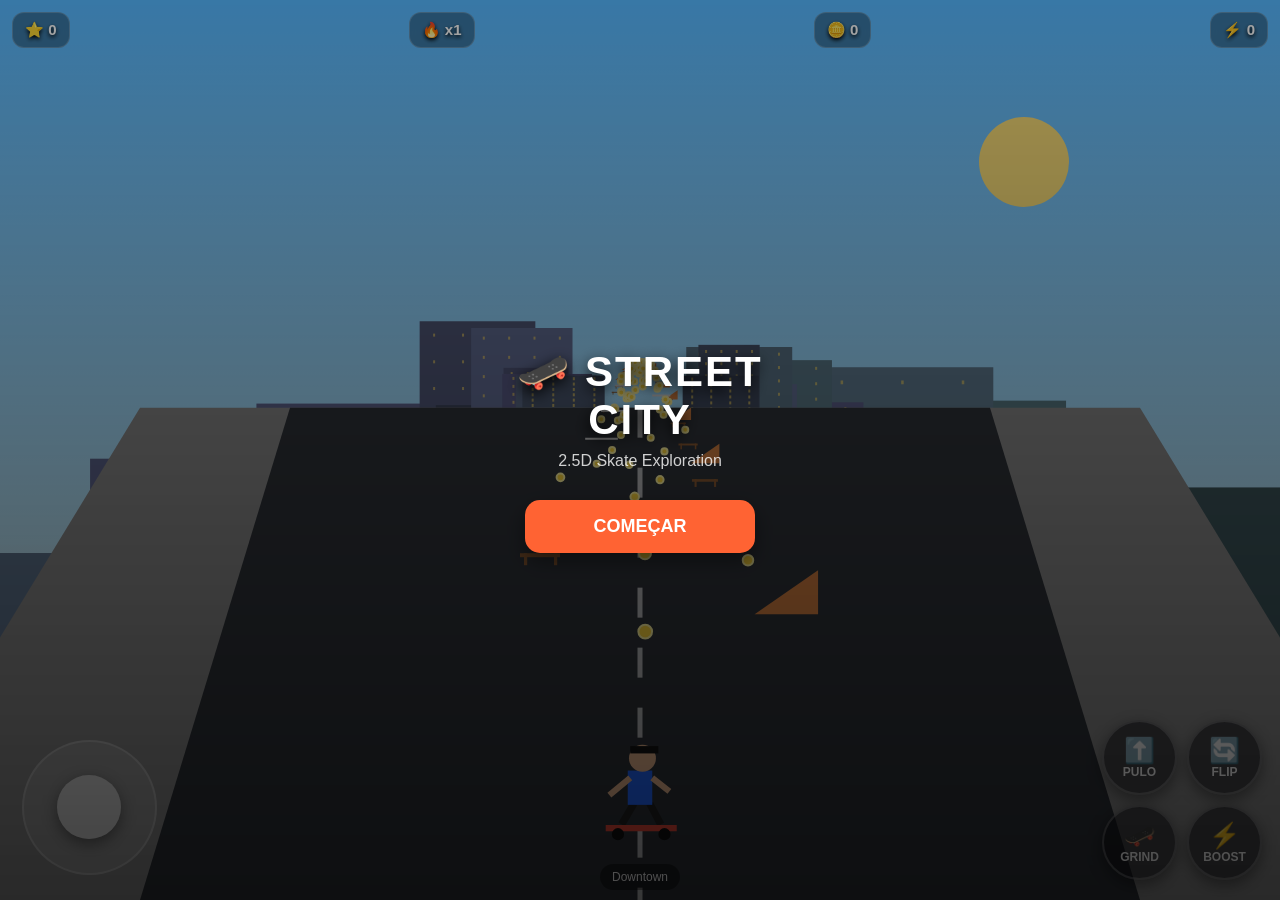
<file: Sk81.html>
```html
<!DOCTYPE html>
<html lang="pt-BR">
<head>
<meta charset="UTF-8">
<meta name="viewport"
      content="width=device-width,initial-scale=1,maximum-scale=1,user-scalable=no">

<title>Street City Skate 2.5D</title>

<style>
*{
    margin:0;
    padding:0;
    box-sizing:border-box;
    user-select:none;
    -webkit-user-select:none;
    touch-action:none;
}

html,body{
    width:100%;
    height:100%;
    overflow:hidden;
    background:#111;
    font-family:Arial,sans-serif;
}

canvas{
    position:fixed;
    inset:0;
    width:100%;
    height:100%;
}

/* ================= HUD ================= */

#hud{
    position:fixed;
    top:12px;
    left:12px;
    right:12px;

    display:flex;
    justify-content:space-between;
    align-items:center;

    color:#fff;
    font-weight:bold;
    font-size:15px;

    text-shadow:0 2px 4px #000;

    pointer-events:none;
    z-index:20;
}

.hudBox{
    background:rgba(0,0,0,.35);
    border:1px solid rgba(255,255,255,.2);
    padding:8px 12px;
    border-radius:12px;
    backdrop-filter:blur(5px);
}

/* ================= MENU ================= */

#menu{
    position:fixed;
    inset:0;

    display:flex;
    flex-direction:column;
    align-items:center;
    justify-content:center;

    background:
        linear-gradient(
            rgba(0,0,0,.35),
            rgba(0,0,0,.7)
        );

    color:white;
    z-index:100;
}

#menu h1{
    font-size:42px;
    text-align:center;
    letter-spacing:2px;

    text-shadow:0 5px 15px #000;
}

#menu p{
    margin-top:8px;
    opacity:.8;
}

.menuButton{
    margin-top:30px;

    width:230px;
    padding:16px;

    border:0;
    border-radius:15px;

    background:#ff6333;
    color:white;

    font-size:18px;
    font-weight:bold;

    box-shadow:0 8px 20px rgba(0,0,0,.4);
}

.menuButton:active{
    transform:scale(.95);
}

/* ================= JOYSTICK ================= */

#joystick{
    position:fixed;
    left:22px;
    bottom:25px;

    width:135px;
    height:135px;

    border-radius:50%;

    background:rgba(255,255,255,.13);
    border:2px solid rgba(255,255,255,.25);

    z-index:30;
}

#stick{
    position:absolute;

    width:64px;
    height:64px;

    left:33px;
    top:33px;

    border-radius:50%;

    background:rgba(255,255,255,.65);

    box-shadow:0 5px 15px #0006;
}

/* ================= BOTÕES ================= */

#buttons{
    position:fixed;
    right:18px;
    bottom:20px;

    display:grid;
    grid-template-columns:75px 75px;
    gap:10px;

    z-index:30;
}

.action{
    width:75px;
    height:75px;

    border-radius:50%;

    display:flex;
    flex-direction:column;
    align-items:center;
    justify-content:center;

    background:rgba(15,15,20,.55);
    border:2px solid rgba(255,255,255,.25);

    color:#fff;
    font-size:12px;
    font-weight:bold;

    box-shadow:0 5px 15px #0006;
}

.action span{
    font-size:25px;
}

.action:active{
    transform:scale(.9);
    background:rgba(255,255,255,.3);
}

/* ================= COMBO ================= */

#comboText{
    position:fixed;
    left:50%;
    top:30%;

    transform:translate(-50%,-50%) scale(.5);

    color:#fff;
    font-size:28px;
    font-weight:bold;

    text-align:center;

    text-shadow:
        0 3px 8px #000;

    opacity:0;

    pointer-events:none;

    z-index:40;

    transition:
        transform .2s,
        opacity .2s;
}

#comboText.show{
    opacity:1;
    transform:translate(-50%,-50%) scale(1);
}

/* ================= MAP ================= */

#location{
    position:fixed;
    left:50%;
    bottom:10px;

    transform:translateX(-50%);

    color:#fff;
    font-size:12px;

    padding:6px 12px;

    border-radius:20px;

    background:rgba(0,0,0,.4);

    z-index:20;
}
</style>
</head>

<body>

<canvas id="game"></canvas>

<!-- MENU -->

<div id="menu">

    <h1>🛹 STREET<br>CITY</h1>

    <p>2.5D Skate Exploration</p>

    <button class="menuButton" id="start">
        COMEÇAR
    </button>

</div>


<!-- HUD -->

<div id="hud">

    <div class="hudBox">
        ⭐ <span id="score">0</span>
    </div>

    <div class="hudBox">
        🔥 x<span id="combo">1</span>
    </div>

    <div class="hudBox">
        🪙 <span id="coins">0</span>
    </div>

    <div class="hudBox">
        ⚡ <span id="speed">0</span>
    </div>

</div>


<div id="comboText"></div>

<div id="location">
    Downtown
</div>


<!-- JOYSTICK -->

<div id="joystick">
    <div id="stick"></div>
</div>


<!-- AÇÕES -->

<div id="buttons">

    <div class="action" id="jump">
        <span>⬆️</span>
        PULO
    </div>

    <div class="action" id="flip">
        <span>🔄</span>
        FLIP
    </div>

    <div class="action" id="grind">
        <span>🛹</span>
        GRIND
    </div>

    <div class="action" id="boost">
        <span>⚡</span>
        BOOST
    </div>

</div>


<script>

/* =====================================================
   CONFIGURAÇÃO
===================================================== */

const canvas =
    document.getElementById("game");

const ctx =
    canvas.getContext("2d");

let W;
let H;

function resize(){

    W =
        canvas.width =
        innerWidth;

    H =
        canvas.height =
        innerHeight;
}

resize();

addEventListener("resize",resize);


/* =====================================================
   ESTADO
===================================================== */

let playing = false;

let score =
    Number(localStorage.getItem("skateScore") || 0);

let collectedCoins =
    Number(localStorage.getItem("skateCoins") || 0);

let combo = 1;

let camera = {
    x:0,
    y:0
};

let time = 0;


/* =====================================================
   MUNDO 2.5D
===================================================== */

/*
    O mundo usa coordenadas:

    X = esquerda/direita
    Z = profundidade

    Quanto maior Z:
    mais distante do jogador.

    A função project()
    transforma o mundo em perspectiva.
*/

const WORLD = {

    horizon:0.38,

    roadWidth:700,

    length:15000

};


function project(x,z,y=0){

    const depth =
        1 /
        (1 + z * 0.0015);

    const center =
        W/2 +
        (x-camera.x) *
        depth;

    const ground =
        H*WORLD.horizon +
        (H*.62) * depth;

    return {

        x:center,

        y:ground-y*depth,

        scale:depth

    };
}


/* =====================================================
   PLAYER
===================================================== */

const player = {

    x:0,

    z:150,

    y:0,

    vx:0,

    vz:0,

    vy:0,

    rotation:0,

    grounded:true,

    flipping:false,

    flipAngle:0,

    grinding:false,

    boost:false,

    health:100

};


/* =====================================================
   CONTROLES
===================================================== */

let joyX=0;
let joyY=0;

const joystick =
    document.getElementById("joystick");

const stick =
    document.getElementById("stick");

let joystickActive=false;


function updateJoystick(x,y){

    const r =
        joystick.getBoundingClientRect();

    const cx =
        r.left+r.width/2;

    const cy =
        r.top+r.height/2;

    let dx=x-cx;
    let dy=y-cy;

    const max=45;

    const d =
        Math.sqrt(dx*dx+dy*dy);

    if(d>max){

        dx=dx/d*max;
        dy=dy/d*max;

    }

    joyX=dx/max;
    joyY=dy/max;

    stick.style.transform =
        `translate(${dx}px,${dy}px)`;
}


joystick.addEventListener(
    "touchstart",
    e=>{

        e.preventDefault();

        joystickActive=true;

        const t=e.touches[0];

        updateJoystick(
            t.clientX,
            t.clientY
        );

    },
    {passive:false}
);


joystick.addEventListener(
    "touchmove",
    e=>{

        e.preventDefault();

        if(!joystickActive)
            return;

        const t=e.touches[0];

        updateJoystick(
            t.clientX,
            t.clientY
        );

    },
    {passive:false}
);


joystick.addEventListener(
    "touchend",
    ()=>{

        joystickActive=false;

        joyX=0;
        joyY=0;

        stick.style.transform=
            "translate(0,0)";

    }
);


/* =====================================================
   BOTÕES
===================================================== */

function bindButton(id,fn){

    const el =
        document.getElementById(id);

    el.addEventListener(
        "touchstart",
        e=>{

            e.preventDefault();

            if(playing)
                fn();

        },
        {passive:false}
    );
}


bindButton("jump",jump);
bindButton("flip",flip);
bindButton("grind",grind);

bindButton("boost",()=>{

    player.boost=true;

    setTimeout(
        ()=>player.boost=false,
        1200
    );

});


/* =====================================================
   AÇÕES
===================================================== */

function jump(){

    if(
        player.grounded
    ){

        player.vy=-17;

        player.grounded=false;

        createParticles(
            player.x,
            player.z,
            12
        );

    }

}


function flip(){

    if(
        !player.grounded &&
        !player.flipping
    ){

        player.flipping=true;

        player.flipAngle=0;

        addCombo(
            "FLIP!",
            100
        );

    }

}


function grind(){

    if(!player.grounded){

        player.grinding=true;

        addCombo(
            "GRIND!",
            80
        );

    }

}


/* =====================================================
   COMBO
===================================================== */

let comboTimer=0;


function addCombo(text,points){

    score +=
        points * combo;

    combo++;

    comboTimer=180;

    showCombo(
        text+
        "<br>+"+
        points*combo+
        " 🔥"
    );

}


function updateCombo(){

    if(comboTimer>0){

        comboTimer--;

    }
    else{

        combo=1;

    }

}


/* =====================================================
   PARTÍCULAS
===================================================== */

let particles=[];


function createParticles(x,z,count){

    for(let i=0;i<count;i++){

        particles.push({

            x:x,

            z:z,

            y:0,

            vx:(Math.random()-.5)*5,

            vz:(Math.random()-.5)*5,

            life:30+

                Math.random()*30

        });

    }

}


function updateParticles(){

    particles.forEach(p=>{

        p.x+=p.vx;
        p.z+=p.vz;

        p.life--;

    });

    particles=
        particles.filter(
            p=>p.life>0
        );

}


function drawParticles(){

    particles.forEach(p=>{

        const q=
            project(
                p.x,
                p.z,
                p.y
            );

        ctx.fillStyle=
            "rgba(255,255,255,.7)";

        ctx.beginPath();

        ctx.arc(
            q.x,
            q.y,
            3*q.scale,
            0,
            Math.PI*2
        );

        ctx.fill();

    });

}


/* =====================================================
   CIDADE
===================================================== */

const buildings=[];

const streets=[];


/* gerar cidade */

for(let z=0;z<15000;z+=500){

    buildings.push({

        x:-650,
        z:z,
        width:400+
            Math.random()*300,
        height:250+
            Math.random()*400,
        color:
            `hsl(${210+Math.random()*30},20%,${30+Math.random()*20}%)`

    });


    buildings.push({

        x:650,
        z:z+200,
        width:400+
            Math.random()*300,
        height:250+
            Math.random()*400,
        color:
            `hsl(${190+Math.random()*50},20%,${30+Math.random()*20}%)`

    });

}


/* =====================================================
   OBJETOS DA CIDADE
===================================================== */

const objects=[];


/* rampas */

for(let z=700;z<14500;z+=1700){

    objects.push({

        type:"ramp",

        x:
            (Math.random()>.5?300:-300),

        z:z,

        width:130,

        height:90

    });

}


/* bancos */

for(let z=1000;z<15000;z+=900){

    objects.push({

        type:"bench",

        x:
            Math.random()>.5
            ?250
            :-250,

        z:z,

        width:100,

        height:30

    });

}


/* corrimãos */

for(let z=1400;z<15000;z+=1400){

    objects.push({

        type:"rail",

        x:
            Math.random()>.5
            ?200
            :-200,

        z:z,

        width:170,

        height:55

    });

}


/* moedas */

const coins=[];

for(let z=500;z<15000;z+=180){

    coins.push({

        x:
            (Math.random()-.5)*500,

        z:z,

        y:
            40+
            Math.random()*100,

        collected:false

    });

}


/* =====================================================
   DESENHO DO CÉU
===================================================== */

function drawSky(){

    const sky=
        ctx.createLinearGradient(
            0,0,
            0,H
        );

    sky.addColorStop(
        0,
        "#56b8ff"
    );

    sky.addColorStop(
        .6,
        "#bdeaff"
    );

    sky.addColorStop(
        1,
        "#f4d29c"
    );

    ctx.fillStyle=sky;

    ctx.fillRect(
        0,0,W,H
    );


    /* sol */

    ctx.fillStyle="#ffe37b";

    ctx.beginPath();

    ctx.arc(
        W*.8,
        H*.18,
        45,
        0,
        Math.PI*2
    );

    ctx.fill();

}


/* =====================================================
   PRÉDIOS
===================================================== */

function drawBuildings(){

    buildings.forEach(b=>{

        if(
            b.z <
            player.z-300
        )
            return;

        if(
            b.z >
            player.z+5000
        )
            return;


        const p=
            project(
                b.x,
                b.z,
                b.height
            );

        const base=
            project(
                b.x,
                b.z,
                0
            );


        const width=
            b.width*p.scale;


        ctx.fillStyle=b.color;

        ctx.fillRect(

            p.x-width/2,

            p.y,

            width,

            base.y-p.y

        );


        /* janelas */

        const rows=6;
        const cols=4;

        ctx.fillStyle=
            "rgba(255,220,100,.6)";

        for(
            let r=0;
            r<rows;
            r++
        ){

            for(
                let c=0;
                c<cols;
                c++
            ){

                const wx=
                    p.x-width/2+
                    width*(c+.5)/cols;

                const wy=
                    p.y+
                    (base.y-p.y)*
                    (r+.5)/rows;

                const s=
                    Math.max(
                        2,
                        7*p.scale
                    );

                ctx.fillRect(
                    wx-s/2,
                    wy-s/2,
                    s,
                    s*1.5
                );

            }

        }

    });

}


/* =====================================================
   RUA 2.5D
===================================================== */

function drawRoad(){

    const far=
        project(
            0,
            5000
        );

    const near=
        project(
            0,
            0
        );


    /* calçada */

    ctx.fillStyle="#8b8b8b";

    ctx.beginPath();

    ctx.moveTo(
        far.x-500,
        far.y
    );

    ctx.lineTo(
        far.x+500,
        far.y
    );

    ctx.lineTo(
        near.x+800,
        near.y
    );

    ctx.lineTo(
        near.x-800,
        near.y
    );

    ctx.closePath();

    ctx.fill();


    /* rua */

    ctx.fillStyle="#30343a";

    ctx.beginPath();

    ctx.moveTo(
        far.x-350,
        far.y
    );

    ctx.lineTo(
        far.x+350,
        far.y
    );

    ctx.lineTo(
        near.x+500,
        near.y
    );

    ctx.lineTo(
        near.x-500,
        near.y
    );

    ctx.closePath();

    ctx.fill();


    /* faixa central */

    ctx.strokeStyle=
        "rgba(255,255,255,.65)";

    ctx.lineWidth=5;

    ctx.setLineDash([30,30]);

    ctx.beginPath();

    ctx.moveTo(
        far.x,
        far.y
    );

    ctx.lineTo(
        near.x,
        near.y
    );

    ctx.stroke();

    ctx.setLineDash([]);

}


/* =====================================================
   OBJETOS
===================================================== */

function drawObjects(){

    objects.forEach(o=>{

        if(
            o.z <
            player.z-250
        )
            return;


        const p=
            project(
                o.x,
                o.z,
                o.height
            );

        const base=
            project(
                o.x,
                o.z
            );


        if(o.type==="ramp"){

            const width=
                o.width*p.scale;

            ctx.fillStyle="#d68142";

            ctx.beginPath();

            ctx.moveTo(
                p.x-width/2,
                base.y
            );

            ctx.lineTo(
                p.x+width/2,
                base.y
            );

            ctx.lineTo(
                p.x+width/2,
                p.y
            );

            ctx.closePath();

            ctx.fill();

        }


        if(o.type==="bench"){

            const width=
                o.width*p.scale;

            ctx.fillStyle="#8b5a32";

            ctx.fillRect(
                p.x-width/2,
                p.y,
                width,
                10*p.scale
            );

            ctx.fillRect(
                p.x-width*.4,
                p.y,
                8*p.scale,
                30*p.scale
            );

            ctx.fillRect(
                p.x+width*.35,
                p.y,
                8*p.scale,
                30*p.scale
            );

        }


        if(o.type==="rail"){

            const width=
                o.width*p.scale;

            ctx.strokeStyle="#d8d8d8";

            ctx.lineWidth=
                Math.max(
                    2,
                    5*p.scale
                );

            ctx.beginPath();

            ctx.moveTo(
                p.x-width/2,
                p.y
            );

            ctx.lineTo(
                p.x+width/2,
                p.y
            );

            ctx.stroke();

        }

    });

}


/* =====================================================
   MOEDAS
===================================================== */

function drawCoins(){

    coins.forEach(c=>{

        if(c.collected)
            return;


        if(
            c.z <
            player.z-100
        )
            return;


        const p=
            project(
                c.x,
                c.z,
                c.y
            );


        const radius=
            Math.max(
                3,
                12*p.scale
            );


        ctx.fillStyle="#ffd83d";

        ctx.beginPath();

        ctx.arc(
            p.x,
            p.y,
            radius,
            0,
            Math.PI*2
        );

        ctx.fill();


        ctx.strokeStyle="#fff4a0";

        ctx.lineWidth=2;

        ctx.stroke();

    });

}


/* =====================================================
   PLAYER
===================================================== */

function drawPlayer(){

    const p=
        project(
            player.x,
            player.z,
            player.y
        );


    const s=
        Math.max(
            .55,
            p.scale*1.5
        );


    ctx.save();

    ctx.translate(
        p.x,
        p.y
    );

    ctx.scale(s,s);

    ctx.rotate(
        player.rotation
    );


    /* sombra */

    ctx.restore();


    ctx.save();

    ctx.translate(
        p.x,
        p.y
    );

    ctx.scale(s,s);


    /* pernas */

    ctx.strokeStyle="#222";

    ctx.lineWidth=6;

    ctx.beginPath();

    ctx.moveTo(-5,5);
    ctx.lineTo(-15,22);

    ctx.moveTo(8,5);
    ctx.lineTo(17,22);

    ctx.stroke();


    /* corpo */

    ctx.fillStyle="#2468ff";

    ctx.fillRect(
        -10,
        -22,
        20,
        28
    );


    /* cabeça */

    ctx.fillStyle="#e7b58f";

    ctx.beginPath();

    ctx.arc(
        2,
        -32,
        11,
        0,
        Math.PI*2
    );

    ctx.fill();


    /* boné */

    ctx.fillStyle="#161616";

    ctx.fillRect(
        -8,
        -42,
        23,
        6
    );


    /* braços */

    ctx.strokeStyle="#e7b58f";

    ctx.lineWidth=5;

    ctx.beginPath();

    ctx.moveTo(
        -8,-16
    );

    ctx.lineTo(
        -25,-2
    );

    ctx.moveTo(
        10,-16
    );

    ctx.lineTo(
        24,-5
    );

    ctx.stroke();


    /* skate */

    ctx.strokeStyle="#e94b3b";

    ctx.lineWidth=5;

    ctx.beginPath();

    ctx.moveTo(
        -28,
        25
    );

    ctx.lineTo(
        30,
        25
    );

    ctx.stroke();


    /* rodas */

    ctx.fillStyle="#111";

    ctx.beginPath();

    ctx.arc(
        -18,
        30,
        5,
        0,
        Math.PI*2
    );

    ctx.arc(
        20,
        30,
        5,
        0,
        Math.PI*2
    );

    ctx.fill();


    ctx.restore();

}


/* =====================================================
   FÍSICA
===================================================== */

function updatePlayer(){

    if(!playing)
        return;


    /* direção */

    player.x +=
        joyX *
        7;


    /* limite da rua */

    if(player.x>400)
        player.x=400;

    if(player.x<-400)
        player.x=-400;


    /* velocidade */

    let acceleration=.08;

    if(player.boost)
        acceleration=.24;


    player.vz +=
        acceleration;


    if(player.vz>12)
        player.vz=12;


    player.z +=
        player.vz;


    /* freio */

    if(joyY>0.35){

        player.vz -=
            .15;

    }


    /* gravidade */

    player.vy -=
        .75;


    player.y +=
        player.vy;


    /* chão */

    if(player.y<=0){

        player.y=0;

        player.vy=0;

        if(!player.grounded){

            createParticles(
                player.x,
                player.z,
                10
            );

        }

        player.grounded=true;

        player.flipping=false;

        player.grinding=false;

    }
    else{

        player.grounded=false;

    }


    /* flip */

    if(player.flipping){

        player.flipAngle+=.5;

        player.rotation+=.5;

    }
    else{

        player.rotation*=.85;

    }


    /* pontuação */

    if(player.vz>4){

        score+=
            Math.floor(
                player.vz/4
            );

    }


    /* moedas */

    collectCoins();


    /* objetos */

    checkObjects();


    /* câmera */

    camera.x +=
        (player.x-camera.x)*.08;

    camera.y +=
        ((player.z-400)-camera.y)*.06;


    updateCombo();

}


/* =====================================================
   MOEDAS / COLISÃO
===================================================== */

function collectCoins(){

    coins.forEach(c=>{

        if(c.collected)
            return;


        const dx=
            c.x-player.x;

        const dz=
            c.z-player.z;

        const dy=
            c.y-player.y;


        const distance=
            Math.sqrt(
                dx*dx+
                dz*dz+
                dy*dy
            );


        if(distance<55){

            c.collected=true;

            collectedCoins++;

            score+=
                100*combo;

            createParticles(
                c.x,
                c.z,
                10
            );

            save();

        }

    });

}


function checkObjects(){

    objects.forEach(o=>{

        const dx=
            Math.abs(
                o.x-player.x
            );

        const dz=
            Math.abs(
                o.z-player.z
            );


        if(
            dx<70 &&
            dz<50
        ){

            if(
                o.type==="rail" &&
                !player.grounded
            ){

                player.grinding=true;

                addCombo(
                    "GRIND!",
                    30
                );

            }

            else if(
                o.type!=="rail" &&
                player.grounded
            ){

                score=
                    Math.max(
                        0,
                        score-50
                    );

                combo=1;

                showCombo(
                    "💥 BATEU!"
                );

            }

        }

    });

}


/* =====================================================
   CÂMERA / LOCALIZAÇÃO
===================================================== */

function updateLocation(){

    let text="Downtown";

    if(player.z>3500)
        text="Skate Park";

    if(player.z>7000)
        text="Beach District";

    if(player.z>10500)
        text="Industrial";

    if(player.z>13500)
        text="Downtown East";

    document.getElementById(
        "location"
    ).innerText=text;

}


/* =====================================================
   COMBO VISUAL
===================================================== */

function showCombo(text){

    const el=
        document.getElementById(
            "comboText"
        );

    el.innerHTML=text;

    el.classList.remove("show");

    void el.offsetWidth;

    el.classList.add("show");

    setTimeout(
        ()=>{
            el.classList.remove("show");
        },
        900
    );

}


/* =====================================================
   HUD
===================================================== */

function updateHUD(){

    document.getElementById(
        "score"
    ).innerText=
        Math.floor(score);


    document.getElementById(
        "combo"
    ).innerText=
        combo;


    document.getElementById(
        "coins"
    ).innerText=
        collectedCoins;


    document.getElementById(
        "speed"
    ).innerText=
        Math.floor(
            player.vz*8
        );

}


/* =====================================================
   SALVAMENTO
===================================================== */

function save(){

    localStorage.setItem(
        "skateScore",
        Math.floor(score)
    );

    localStorage.setItem(
        "skateCoins",
        collectedCoins
    );

}


/* =====================================================
   MENU
===================================================== */

document
.getElementById("start")
.addEventListener(
    "click",
    ()=>{

        document
        .getElementById("menu")
        .style.display="none";

        playing=true;

    }
);


/* =====================================================
   TECLADO
===================================================== */

addEventListener(
    "keydown",
    e=>{

        if(e.key==="ArrowLeft")
            joyX=-1;

        if(e.key==="ArrowRight")
            joyX=1;

        if(e.key==="ArrowUp")
            jump();

        if(e.key===" ")
            flip();

        if(e.key==="Shift")
            player.boost=true;

    }
);


addEventListener(
    "keyup",
    e=>{

        if(
            e.key==="ArrowLeft" ||
            e.key==="ArrowRight"
        ){

            joyX=0;

        }

        if(e.key==="Shift")
            player.boost=false;

    }
);


/* =====================================================
   LOOP
===================================================== */

function draw(){

    drawSky();

    drawBuildings();

    drawRoad();

    drawObjects();

    drawCoins();

    drawParticles();

    drawPlayer();

}


function loop(){

    time++;

    updatePlayer();

    updateParticles();

    updateLocation();

    updateHUD();

    draw();

    requestAnimationFrame(loop);

}


loop();


/* autosave */

setInterval(
    save,
    5000
);

</script>

</body>
</html>
```
</file>
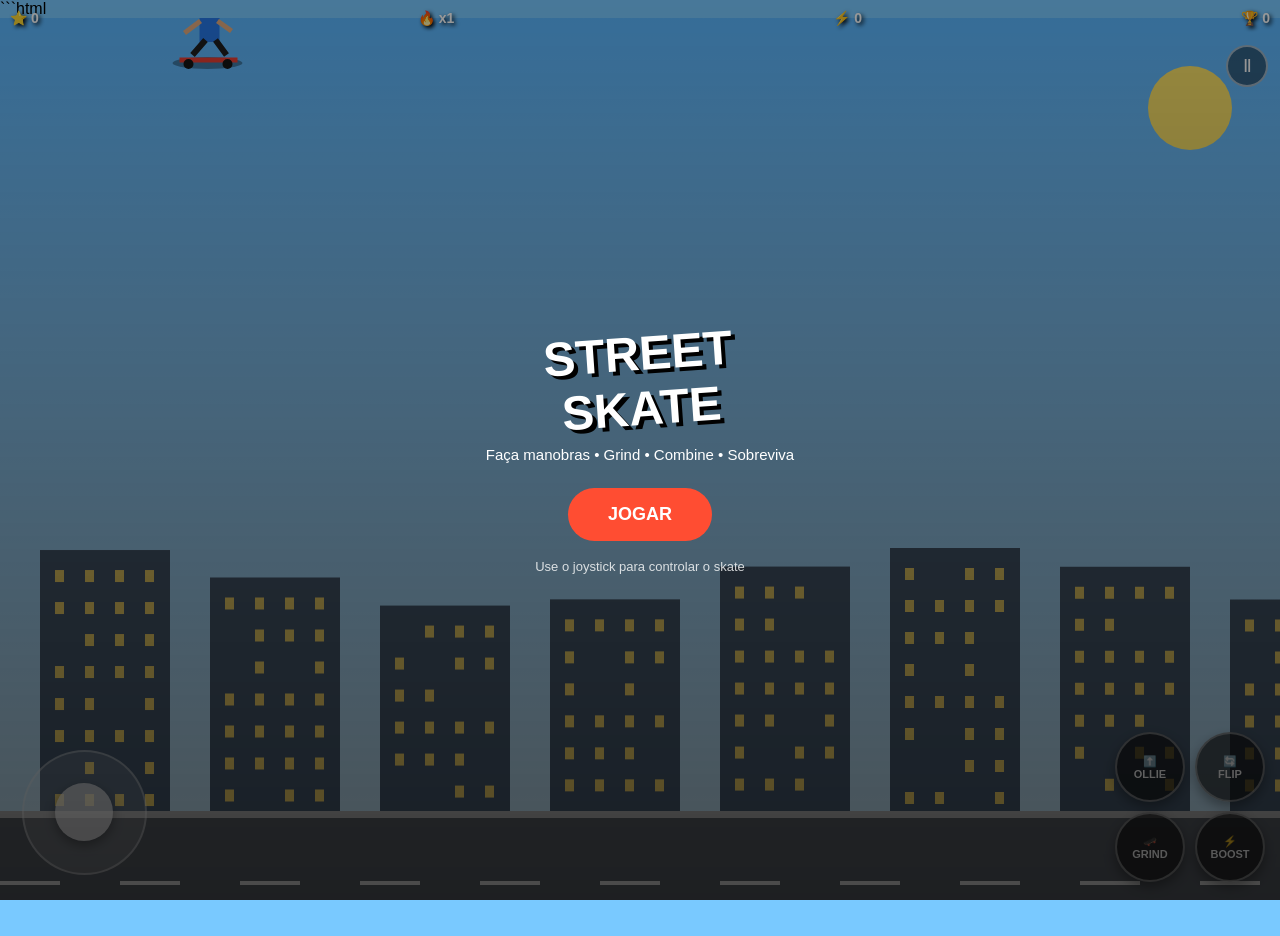
<file: Sk82.html>
```html
<!DOCTYPE html>
<html lang="pt-BR">
<head>
<meta charset="UTF-8">
<meta name="viewport"
content="width=device-width,initial-scale=1,maximum-scale=1,user-scalable=no">

<title>Street Skate 2</title>

<style>
*{
    margin:0;
    padding:0;
    box-sizing:border-box;
    user-select:none;
    -webkit-user-select:none;
    touch-action:none;
}

html,body{
    width:100%;
    height:100%;
    overflow:hidden;
    background:#79c9ff;
    font-family:Arial,sans-serif;
}

canvas{
    width:100%;
    height:100%;
    display:block;
}

#hud{
    position:fixed;
    top:10px;
    left:10px;
    right:10px;
    z-index:20;

    display:flex;
    justify-content:space-between;
    align-items:center;

    color:white;
    font-size:14px;
    font-weight:bold;

    text-shadow:2px 2px 4px #000;
    pointer-events:none;
}

#trick{
    position:fixed;
    top:20%;
    left:0;
    width:100%;

    text-align:center;

    color:white;
    font-size:27px;
    font-weight:900;

    text-shadow:3px 3px 5px #000;

    opacity:0;
    transform:scale(.7);

    transition:.18s;

    z-index:30;
}

#pause{
    position:fixed;
    right:12px;
    top:45px;

    width:42px;
    height:42px;

    border-radius:50%;
    border:2px solid #fff8;

    background:#0007;
    color:white;

    font-size:18px;
    z-index:25;
}

#joystick{
    position:fixed;
    left:22px;
    bottom:25px;

    width:125px;
    height:125px;

    border-radius:50%;

    background:#ffffff22;
    border:2px solid #ffffff55;

    z-index:25;
}

#stick{
    position:absolute;

    width:58px;
    height:58px;

    left:31px;
    top:31px;

    border-radius:50%;

    background:#ffffffaa;
    box-shadow:0 4px 12px #0005;
}

#buttons{
    position:fixed;
    right:15px;
    bottom:18px;

    display:grid;
    grid-template-columns:70px 70px;
    gap:10px;

    z-index:25;
}

.btn{
    width:70px;
    height:70px;

    border-radius:50%;

    background:#111a;
    border:2px solid #ffffff66;

    color:white;

    display:flex;
    align-items:center;
    justify-content:center;

    text-align:center;

    font-size:11px;
    font-weight:bold;

    box-shadow:0 5px 12px #0005;
}

.btn:active{
    transform:scale(.9);
    background:#fff5;
}

#startScreen,
#pauseScreen{
    position:fixed;
    inset:0;

    display:flex;
    flex-direction:column;
    justify-content:center;
    align-items:center;

    background:linear-gradient(#0006,#000a);

    color:white;
    text-align:center;

    z-index:100;
}

#pauseScreen{
    display:none;
}

.title{
    font-size:48px;
    font-weight:900;

    text-shadow:4px 4px #000;

    transform:rotate(-4deg);
}

.subtitle{
    margin:10px 0 25px;
    font-size:15px;
}

.startBtn{
    padding:16px 40px;

    border:0;
    border-radius:30px;

    background:#ff4d32;
    color:white;

    font-size:18px;
    font-weight:bold;
}

.small{
    margin-top:18px;
    font-size:13px;
    opacity:.8;
}
</style>
</head>

<body>

<canvas id="game"></canvas>

<div id="hud">
    <div>⭐ <span id="score">0</span></div>
    <div>🔥 x<span id="combo">1</span></div>
    <div>⚡ <span id="speed">0</span></div>
    <div>🏆 <span id="best">0</span></div>
</div>

<div id="trick"></div>

<button id="pause">Ⅱ</button>

<div id="joystick">
    <div id="stick"></div>
</div>

<div id="buttons">
    <div class="btn" id="jump">⬆️<br>OLLIE</div>
    <div class="btn" id="flip">🔄<br>FLIP</div>
    <div class="btn" id="grind">🛹<br>GRIND</div>
    <div class="btn" id="boost">⚡<br>BOOST</div>
</div>

<div id="startScreen">
    <div class="title">STREET<br>SKATE</div>

    <div class="subtitle">
        Faça manobras • Grind • Combine • Sobreviva
    </div>

    <button class="startBtn" id="start">
        JOGAR
    </button>

    <div class="small">
        Use o joystick para controlar o skate
    </div>
</div>

<div id="pauseScreen">
    <div class="title">PAUSADO</div>

    <button class="startBtn" id="resume">
        CONTINUAR
    </button>
</div>

<script>

/* =========================================================
   CANVAS
========================================================= */

const canvas = document.getElementById("game");
const ctx = canvas.getContext("2d");

let W,H;

function resize(){

    W = canvas.width = innerWidth;
    H = canvas.height = innerHeight;

}

resize();

addEventListener("resize",resize);


/* =========================================================
   GAME STATE
========================================================= */

let playing=false;
let paused=false;

let score=0;
let combo=1;

let distance=0;

let best=Number(localStorage.getItem("skateBest")||0);

document.getElementById("best").textContent=best;

let cameraX=0;

let groundY=0;

let difficulty=1;

let lastTime=performance.now();

let particles=[];


/* =========================================================
   PLAYER
========================================================= */

const player={

    x:180,
    y:0,

    w:55,
    h:30,

    vx:0,
    vy:0,

    rotation:0,

    grounded:true,

    flipping:false,

    flipAngle:0,

    grind:false,

    grindRail:null,

    boost:false,

    airTime:0,

    tricks:0,

    wheelie:0

};


/* =========================================================
   WORLD
========================================================= */

let world=[];

let nextWorldX=500;

const worldChunk=900;


/* =========================================================
   JOYSTICK
========================================================= */

let joyX=0;
let joyY=0;

let joyActive=false;

const joystick=document.getElementById("joystick");
const stick=document.getElementById("stick");

function joystickMove(x,y){

    const r=joystick.getBoundingClientRect();

    const cx=r.left+r.width/2;
    const cy=r.top+r.height/2;

    let dx=x-cx;
    let dy=y-cy;

    const max=43;

    const d=Math.hypot(dx,dy);

    if(d>max){

        dx=dx/d*max;
        dy=dy/d*max;

    }

    joyX=dx/max;
    joyY=dy/max;

    stick.style.transform=
        `translate(${dx}px,${dy}px)`;

}

joystick.addEventListener("touchstart",e=>{

    e.preventDefault();

    joyActive=true;

    joystickMove(
        e.touches[0].clientX,
        e.touches[0].clientY
    );

},{passive:false});


joystick.addEventListener("touchmove",e=>{

    e.preventDefault();

    if(!joyActive)return;

    joystickMove(
        e.touches[0].clientX,
        e.touches[0].clientY
    );

},{passive:false});


joystick.addEventListener("touchend",()=>{

    joyActive=false;

    joyX=0;
    joyY=0;

    stick.style.transform="translate(0,0)";

});


/* =========================================================
   BUTTON HELPER
========================================================= */

function button(id,fn){

    document.getElementById(id)
    .addEventListener("touchstart",e=>{

        e.preventDefault();

        if(!playing||paused)return;

        fn();

    },{passive:false});

}


/* =========================================================
   AUDIO
========================================================= */

let audio=null;

function initAudio(){

    if(audio)return;

    audio=new (
        window.AudioContext||
        window.webkitAudioContext
    )();

}

function sound(freq,duration=.08,type="square"){

    if(!audio)return;

    const osc=audio.createOscillator();
    const gain=audio.createGain();

    osc.type=type;

    osc.frequency.value=freq;

    gain.gain.value=.04;

    osc.connect(gain);
    gain.connect(audio.destination);

    osc.start();

    gain.gain.exponentialRampToValueAtTime(
        .001,
        audio.currentTime+duration
    );

    osc.stop(
        audio.currentTime+duration
    );

}


/* =========================================================
   TRICKS
========================================================= */

function ollie(){

    if(!player.grounded)return;

    player.vy=-14;

    player.grounded=false;

    player.airTime=0;

    player.grind=false;

    combo=Math.max(combo,1);

    sound(180,.07);

    dust(player.x,player.y+player.h,8);

}


function flip(){

    if(player.grounded||player.flipping)return;

    player.flipping=true;

    player.flipAngle=0;

    player.tricks++;

    score+=50*combo;

    showTrick("KICKFLIP +"+50*combo);

    sound(420,.12);

}


function grind(){

    if(player.grounded)return;

    const rail=findRail();

    if(!rail)return;

    player.grind=true;
    player.grindRail=rail;

    player.vy=0;

    player.rotation=0;

    combo++;

    score+=100*combo;

    showTrick("GRIND! +"+100*combo);

    sound(250,.1);

}


function boost(){

    player.boost=true;

    score+=5;

    sound(600,.05);

    setTimeout(()=>{

        player.boost=false;

    },900);

}


button("jump",ollie);
button("flip",flip);
button("grind",grind);
button("boost",boost);


/* =========================================================
   PROCEDURAL MAP
========================================================= */

function generateChunk(){

    let start=nextWorldX;

    const count=6;

    for(let i=0;i<count;i++){

        const x=start+i*150+
            Math.random()*80;

        const type=Math.random();

        if(type<.28){

            world.push({

                type:"ramp",

                x,
                w:150,
                h:50+Math.random()*55

            });

        }

        else if(type<.52){

            world.push({

                type:"rail",

                x,
                y:groundY-65-
                    Math.random()*45,

                w:120+Math.random()*80

            });

        }

        else if(type<.75){

            world.push({

                type:"box",

                x,
                w:50+Math.random()*55,
                h:35+Math.random()*25

            });

        }

        else{

            world.push({

                type:"cone",

                x,
                w:30,
                h:40

            });

        }


        /* moedas */

        if(Math.random()<.9){

            for(let m=0;m<4;m++){

                world.push({

                    type:"coin",

                    x:x+m*32,

                    y:groundY-
                        90-
                        Math.random()*100,

                    taken:false

                });

            }

        }

    }

    nextWorldX+=worldChunk;

}


/* =========================================================
   RAIL SEARCH
========================================================= */

function findRail(){

    for(const o of world){

        if(o.type!=="rail")continue;

        const px=player.x;

        if(
            px>o.x-25 &&
            px<o.x+o.w+25 &&

            Math.abs(
                player.y+player.h-o.y
            )<50
        ){

            return o;

        }

    }

    return null;

}


/* =========================================================
   PLAYER PHYSICS
========================================================= */

function updatePlayer(dt){

    const step=Math.min(dt,2);

    /* aceleração */

    player.vx += joyX*.25*step;

    player.vx += .075*step;

    if(player.boost)
        player.vx+=.32*step;

    player.vx*=Math.pow(.97,step);

    player.vx=Math.max(
        -4,
        Math.min(
            player.vx,
            player.boost?15:10
        )
    );


    player.x+=player.vx*step;

    distance=Math.floor(
        player.x/10
    );


    /* dificuldade */

    difficulty=
        1+
        Math.min(
            5,
            player.x/5000
        );


    /* geração */

    while(
        nextWorldX<
        player.x+W*2
    ){

        generateChunk();

    }


    /* gravidade */

    if(!player.grind){

        player.vy+=.72*step;

        player.y+=player.vy*step;

    }


    /* chão */

    let floor=groundY;


    /* rampas */

    for(const o of world){

        if(o.type!=="ramp")continue;

        if(
            player.x+player.w/2>o.x &&
            player.x+player.w/2<
            o.x+o.w
        ){

            const p=
                (player.x+player.w/2-o.x)/o.w;

            const rampY=
                groundY-o.h*p;

            floor=
                Math.min(
                    floor,
                    rampY
                );

        }

    }


    /* grind */

    if(player.grind){

        const r=player.grindRail;

        player.x+=player.vx*.5;

        player.y=
            r.y-player.h;

        player.vy=0;

        player.rotation=0;

        score+=
            Math.max(
                1,
                Math.floor(player.vx)
            )*combo;


        if(
            player.x>
            r.x+r.w
        ){

            player.grind=false;
            player.grindRail=null;

            showTrick("GRIND END");

        }

    }


    /* pouso */

    if(
        !player.grind &&
        player.y+player.h>=floor
    ){

        const wasAir=!player.grounded;

        player.y=floor-player.h;

        player.vy=0;

        player.grounded=true;


        if(wasAir){

            const rot=
                Math.abs(
                    normalizeAngle(
                        player.rotation
                    )
                );


            if(rot<.22){

                score+=250*combo;

                showTrick(
                    "PERFECT LANDING!"
                );

                sound(700,.12);

                combo=Math.min(
                    combo+1,
                    20
                );

            }
            else if(rot<.55){

                score+=100*combo;

                showTrick(
                    "LANDING +"+
                    100*combo
                );

                combo++;

            }
            else{

                bail();

                return;

            }

            dust(
                player.x,
                player.y+player.h,
                7
            );

        }

        player.flipping=false;
        player.flipAngle=0;
        player.rotation=0;

        player.airTime=0;

    }
    else{

        player.grounded=false;

        player.airTime+=step;

    }


    /* flip */

    if(player.flipping){

        player.flipAngle+=.48*step;

        player.rotation+=.48*step;

        if(player.flipAngle>=Math.PI*2){

            player.flipping=false;

            showTrick(
                "FLIP COMPLETO!"
            );

            score+=150*combo;

            combo++;

            sound(800,.08);

        }

    }


    /* camera */

    cameraX=
        player.x-W*.30;

    if(cameraX<0)
        cameraX=0;


    /* obstáculos */

    collisionCheck();

}


/* =========================================================
   COLLISION
========================================================= */

function collisionCheck(){

    for(const o of world){

        if(
            o.type!=="box" &&
            o.type!=="cone"
        )continue;

        const oy=
            o.type==="box"
            ?groundY-o.h
            :groundY-o.h;


        if(

            player.x+player.w*.75>o.x &&

            player.x<o.x+o.w &&

            player.y+player.h>oy+5 &&

            player.y<oy+o.h

        ){

            if(player.grounded){

                bail();

                return;

            }

        }

    }


    /* moedas */

    for(const o of world){

        if(
            o.type!=="coin"||
            o.taken
        )continue;


        if(
            Math.hypot(
                player.x+player.w/2-o.x,
                player.y+player.h/2-o.y
            )<35
        ){

            o.taken=true;

            score+=100*combo;

            showTrick(
                "+100 🪙"
            );

            sound(900,.06,"sine");

            coinParticles(
                o.x,
                o.y
            );

        }

    }

}


/* =========================================================
   BAIL
========================================================= */

function bail(){

    showTrick("💥 BAIL!");

    sound(80,.3,"sawtooth");

    combo=1;

    player.vx*=.3;

    player.vy=-7;

    player.rotation=.8;

    dust(
        player.x,
        player.y+player.h,
        15
    );

}


/* =========================================================
   PARTICLES
========================================================= */

function dust(x,y,n){

    for(let i=0;i<n;i++){

        particles.push({

            x,
            y,

            vx:(Math.random()-.5)*4,

            vy:-Math.random()*3,

            life:30+
                Math.random()*20,

            size:2+
                Math.random()*4

        });

    }

}


function coinParticles(x,y){

    for(let i=0;i<12;i++){

        particles.push({

            x,
            y,

            vx:(Math.random()-.5)*6,

            vy:(Math.random()-.5)*6,

            life:30,

            size:3

        });

    }

}


function updateParticles(dt){

    for(const p of particles){

        p.x+=p.vx*dt;

        p.y+=p.vy*dt;

        p.vy+=.12*dt;

        p.life-=dt;

    }

    particles=
        particles.filter(
            p=>p.life>0
        );

}


/* =========================================================
   DRAW BACKGROUND
========================================================= */

function drawBackground(){

    /* céu */

    const sky=
        ctx.createLinearGradient(
            0,0,0,H
        );

    sky.addColorStop(
        0,
        "#5cb8ff"
    );

    sky.addColorStop(
        1,
        "#d7f2ff"
    );

    ctx.fillStyle=sky;

    ctx.fillRect(
        0,0,W,H
    );


    /* sol */

    ctx.fillStyle="#ffe76b";

    ctx.beginPath();

    ctx.arc(
        W-90,
        90,
        42,
        0,
        Math.PI*2
    );

    ctx.fill();


    /* prédios */

    const layers=[
        [.15,"#71849b",140],
        [.27,"#5d7186",190],
        [.40,"#495c70",240]
    ];


    for(const layer of layers){

        const parallax=
            cameraX*layer[0];

        for(
            let x=-300-(parallax%170);
            x<W+300;
            x+=170
        ){

            const h=
                layer[2]+
                Math.sin(
                    (x+parallax)*.03
                )*30;

            ctx.fillStyle=layer[1];

            ctx.fillRect(
                x,
                groundY-h,
                130,
                h
            );


            ctx.fillStyle="#f6d76b";

            for(
                let yy=groundY-h+20;
                yy<groundY-15;
                yy+=32
            ){

                for(
                    let xx=x+15;
                    xx<x+115;
                    xx+=30
                ){

                    if(
                        Math.random()>.18
                    ){

                        ctx.fillRect(
                            xx,
                            yy,
                            9,
                            12
                        );

                    }

                }

            }

        }

    }


    /* rua */

    ctx.fillStyle="#5a5f66";

    ctx.fillRect(
        0,
        groundY,
        W,
        H-groundY
    );


    /* calçada */

    ctx.fillStyle="#b7b7b7";

    ctx.fillRect(
        0,
        groundY-7,
        W,
        7
    );


    /* faixas */

    ctx.strokeStyle="#ddd";

    ctx.lineWidth=4;

    for(
        let x=-cameraX%120;
        x<W;
        x+=120
    ){

        ctx.beginPath();

        ctx.moveTo(
            x,
            groundY+65
        );

        ctx.lineTo(
            x+60,
            groundY+65
        );

        ctx.stroke();

    }

}


/* =========================================================
   DRAW WORLD
========================================================= */

function drawWorld(){

    for(const o of world){

        const x=o.x-cameraX;

        if(x<-250||x>W+250)
            continue;


        if(o.type==="ramp"){

            ctx.fillStyle="#d17b3d";

            ctx.beginPath();

            ctx.moveTo(
                x,
                groundY
            );

            ctx.lineTo(
                x+o.w,
                groundY
            );

            ctx.lineTo(
                x+o.w,
                groundY-o.h
            );

            ctx.closePath();

            ctx.fill();

        }


        else if(o.type==="rail"){

            ctx.strokeStyle="#ddd";

            ctx.lineWidth=7;

            ctx.beginPath();

            ctx.moveTo(
                x,
                o.y
            );

            ctx.lineTo(
                x+o.w,
                o.y
            );

            ctx.stroke();


            ctx.lineWidth=5;

            ctx.beginPath();

            ctx.moveTo(
                x+15,
                o.y
            );

            ctx.lineTo(
                x+15,
                groundY
            );

            ctx.moveTo(
                x+o.w-15,
                o.y
            );

            ctx.lineTo(
                x+o.w-15,
                groundY
            );

            ctx.stroke();

        }


        else if(o.type==="box"){

            ctx.fillStyle="#98633f";

            ctx.fillRect(
                x,
                groundY-o.h,
                o.w,
                o.h
            );

            ctx.fillStyle="#c58a5a";

            ctx.fillRect(
                x,
                groundY-o.h,
                o.w,
                7
            );

        }


        else if(o.type==="cone"){

            ctx.fillStyle="#ff7028";

            ctx.beginPath();

            ctx.moveTo(
                x+o.w/2,
                groundY-o.h
            );

            ctx.lineTo(
                x+o.w,
                groundY
            );

            ctx.lineTo(
                x,
                groundY
            );

            ctx.closePath();

            ctx.fill();

        }


        else if(o.type==="coin"){

            if(o.taken)continue;

            ctx.fillStyle="#ffd83d";

            ctx.beginPath();

            ctx.arc(
                x,
                o.y,
                10,
                0,
                Math.PI*2
            );

            ctx.fill();

            ctx.strokeStyle="#fff5a3";

            ctx.lineWidth=2;

            ctx.stroke();

        }

    }

}


/* =========================================================
   DRAW PLAYER
========================================================= */

function drawPlayer(){

    const x=
        player.x-cameraX;

    const y=
        player.y;


    ctx.save();

    ctx.translate(
        x+player.w/2,
        y+player.h/2
    );

    ctx.rotate(
        player.rotation
    );


    /* sombra */

    if(player.grounded){

        ctx.fillStyle="#0005";

        ctx.beginPath();

        ctx.ellipse(
            0,
            30,
            35,
            6,
            0,
            0,
            Math.PI*2
        );

        ctx.fill();

    }


    /* cabeça */

    ctx.fillStyle="#e5ad80";

    ctx.beginPath();

    ctx.arc(
        8,
        -28,
        10,
        0,
        Math.PI*2
    );

    ctx.fill();


    /* cabelo */

    ctx.fillStyle="#222";

    ctx.beginPath();

    ctx.arc(
        5,
        -33,
        10,
        Math.PI,
        Math.PI*2
    );

    ctx.fill();


    /* corpo */

    ctx.fillStyle="#2879e8";

    ctx.fillRect(
        -8,
        -18,
        20,
        27
    );


    /* braços */

    ctx.strokeStyle="#e5ad80";

    ctx.lineWidth=5;

    ctx.beginPath();

    ctx.moveTo(
        -7,
        -12
    );

    ctx.lineTo(
        -23,
        0
    );

    ctx.moveTo(
        10,
        -12
    );

    ctx.lineTo(
        24,
        -2
    );

    ctx.stroke();


    /* pernas */

    ctx.strokeStyle="#202020";

    ctx.lineWidth=6;

    ctx.beginPath();

    ctx.moveTo(
        -2,
        7
    );

    ctx.lineTo(
        -15,
        22
    );

    ctx.moveTo(
        8,
        7
    );

    ctx.lineTo(
        19,
        22
    );

    ctx.stroke();


    /* skate */

    ctx.strokeStyle="#ed4035";

    ctx.lineWidth=5;

    ctx.beginPath();

    ctx.moveTo(
        -28,
        27
    );

    ctx.lineTo(
        30,
        27
    );

    ctx.stroke();


    /* rodas */

    ctx.fillStyle="#151515";

    ctx.beginPath();

    ctx.arc(
        -19,
        31,
        5,
        0,
        Math.PI*2
    );

    ctx.arc(
        20,
        31,
        5,
        0,
        Math.PI*2
    );

    ctx.fill();


    ctx.restore();

}


/* =========================================================
   PARTICLES DRAW
========================================================= */

function drawParticles(){

    for(const p of particles){

        ctx.globalAlpha=
            Math.max(
                0,
                p.life/40
            );

        ctx.fillStyle="#fff";

        ctx.beginPath();

        ctx.arc(
            p.x-cameraX,
            p.y,
            p.size,
            0,
            Math.PI*2
        );

        ctx.fill();

    }

    ctx.globalAlpha=1;

}


/* =========================================================
   TRICK MESSAGE
========================================================= */

let trickTimer;

function showTrick(text){

    const el=
        document.getElementById("trick");

    el.textContent=text;

    el.style.opacity=1;

    el.style.transform=
        "scale(1.15)";

    clearTimeout(trickTimer);

    trickTimer=setTimeout(()=>{

        el.style.opacity=0;

        el.style.transform=
            "scale(.7)";

    },700);

}


/* =========================================================
   HUD
========================================================= */

function updateHUD(){

    document.getElementById("score")
        .textContent=
        Math.floor(score);

    document.getElementById("combo")
        .textContent=
        combo;

    document.getElementById("speed")
        .textContent=
        Math.floor(
            Math.abs(player.vx)*10
        );

    document.getElementById("best")
        .textContent=
        best;

}


/* =========================================================
   ANGLE
========================================================= */

function normalizeAngle(a){

    while(a>Math.PI)
        a-=Math.PI*2;

    while(a<-Math.PI)
        a+=Math.PI*2;

    return a;

}


/* =========================================================
   CLEAN WORLD
========================================================= */

function cleanWorld(){

    world=
        world.filter(o=>{

            if(o.type==="coin")
                return !o.taken;

            return o.x>
                player.x-1000;

        });

}


/* =========================================================
   GAME LOOP
========================================================= */

function loop(now){

    const dt=
        Math.min(
            2,
            (now-lastTime)/16.67
        );

    lastTime=now;


    if(playing&&!paused){

        updatePlayer(dt);

        updateParticles(dt);

        cleanWorld();

        score+=
            Math.max(
                0,
                player.vx*.25
            );

        if(score>best){

            best=Math.floor(score);

            localStorage.setItem(
                "skateBest",
                best
            );

        }

    }


    groundY=H-100;


    ctx.clearRect(
        0,
        0,
        W,
        H
    );


    drawBackground();

    drawWorld();

    drawParticles();

    drawPlayer();

    updateHUD();


    requestAnimationFrame(loop);

}

requestAnimationFrame(loop);


/* =========================================================
   START
========================================================= */

document.getElementById("start")
.addEventListener("click",()=>{

    initAudio();

    if(audio&&audio.state==="suspended")
        audio.resume();

    startGame();

});


function startGame(){

    score=0;

    combo=1;

    distance=0;

    cameraX=0;

    nextWorldX=500;

    world=[];

    particles=[];

    player.x=180;

    player.y=H-130;

    player.vx=0;

    player.vy=0;

    player.rotation=0;

    player.grounded=true;

    player.flipping=false;

    player.grind=false;

    player.grindRail=null;

    playing=true;

    paused=false;

    document.getElementById(
        "startScreen"
    ).style.display="none";

    document.getElementById(
        "pauseScreen"
    ).style.display="none";


    while(
        nextWorldX<
        player.x+W*2
    ){

        generateChunk();

    }

}


/* =========================================================
   PAUSE
========================================================= */

document.getElementById("pause")
.addEventListener("click",()=>{

    if(!playing)return;

    paused=!paused;

    document.getElementById(
        "pauseScreen"
    ).style.display=
        paused?"flex":"none";

});


document.getElementById("resume")
.addEventListener("click",()=>{

    paused=false;

    document.getElementById(
        "pauseScreen"
    ).style.display="none";

});


/* =========================================================
   KEYBOARD
   útil para testar no PC
========================================================= */

addEventListener("keydown",e=>{

    if(e.code==="Space")
        ollie();

    if(e.code==="KeyF")
        flip();

    if(e.code==="KeyG")
        grind();

    if(e.code==="KeyB")
        boost();

    if(e.code==="Escape"){

        paused=!paused;

        document.getElementById(
            "pauseScreen"
        ).style.display=
            paused?"flex":"none";

    }

});

</script>

</body>
</html>
```
</file>
<file: X/style.css>
/* =========================================
   RESET
========================================= */

* {
    box-sizing: border-box;
    margin: 0;
    padding: 0;

    user-select: none;
    -webkit-user-select: none;

    font-family:
        "Segoe UI",
        Tahoma,
        Geneva,
        Verdana,
        sans-serif;
}


/* =========================================
   BODY
========================================= */

html,
body {
    width: 100%;
    height: 100%;

    overflow: hidden;

    background: #0b0c10;
    color: #ffffff;
}


/* =========================================
   CANVAS
========================================= */

#gameCanvas {
    width: 100%;
    height: 100%;

    display: block;
}


/* =========================================
   HUD SUPERIOR
========================================= */

#top-bar {
    position: absolute;

    top: 0;
    left: 0;

    width: 100%;
    height: 50px;

    display: flex;

    justify-content: space-between;
    align-items: center;

    padding: 0 15px;

    z-index: 10;

    background: rgba(15, 15, 26, 0.88);

    backdrop-filter: blur(8px);

    border-bottom: 2px solid #1f2833;
}


.game-title {
    font-weight: bold;
    color: #66fcf1;

    font-size: 14px;
}


.stats-container {
    display: flex;
    gap: 10px;
}


.stat-box {
    display: flex;

    align-items: center;
    gap: 5px;

    padding: 5px 8px;

    border-radius: 6px;

    background: rgba(31, 40, 51, 0.9);

    border: 1px solid #45a29e;

    font-size: 12px;
}


#satsDisplay {
    color: #f7931a;
}


/* =========================================
   INVENTÁRIO
========================================= */

#inventory-bar {
    position: absolute;

    left: 50%;
    bottom: 90px;

    transform: translateX(-50%);

    display: flex;
    gap: 8px;

    padding: 8px;

    z-index: 10;

    background: rgba(11, 12, 16, 0.88);

    border: 2px solid #45a29e;

    border-radius: 10px;
}


.inv-slot {
    width: 44px;
    height: 44px;

    position: relative;

    display: flex;

    justify-content: center;
    align-items: center;

    font-size: 20px;

    cursor: pointer;

    background: #1f2833;

    border: 1px solid #66fcf1;

    border-radius: 6px;

    transition:
        transform 0.15s,
        background 0.15s;
}


.inv-slot:hover {
    background: #45a29e;

    transform: translateY(-2px);
}


.inv-qty {
    position: absolute;

    right: 4px;
    bottom: 2px;

    font-size: 10px;

    font-weight: bold;

    color: #66fcf1;
}


/* =========================================
   CONTROLES
========================================= */

#controls-container {
    position: absolute;

    bottom: 15px;
    left: 0;

    width: 100%;

    display: flex;

    justify-content: space-between;
    align-items: flex-end;

    padding: 0 20px;

    z-index: 20;

    pointer-events: none;
}


/* =========================================
   JOYSTICK
========================================= */

#joystick-zone {
    width: 110px;
    height: 110px;

    position: relative;

    border-radius: 50%;

    background: rgba(255, 255, 255, 0.08);

    border: 2px solid rgba(102, 252, 241, 0.3);

    pointer-events: auto;

    touch-action: none;
}


#joystick-stick {
    width: 44px;
    height: 44px;

    position: absolute;

    top: 31px;
    left: 31px;

    border-radius: 50%;

    background: #66fcf1;

    box-shadow:
        0 0 12px rgba(102, 252, 241, 0.6);

    transition: transform 0.05s;
}


/* =========================================
   BOTÕES
========================================= */

#action-buttons {
    display: grid;

    grid-template-columns: repeat(2, 52px);

    gap: 10px;

    pointer-events: auto;
}


.btn-action {
    width: 52px;
    height: 52px;

    border: none;

    border-radius: 50%;

    color: #ffffff;

    font-weight: bold;

    font-size: 16px;

    cursor: pointer;

    display: flex;

    justify-content: center;
    align-items: center;

    box-shadow:
        0 4px 10px rgba(0, 0, 0, 0.5);

    transition:
        transform 0.15s,
        filter 0.15s;
}


.btn-action:active {
    transform: scale(0.9);
}


.btn-action:hover {
    filter: brightness(1.15);
}


.btn-a {
    background: #2ec4b6;
}


.btn-b {
    background: #e71d36;
}


.btn-c {
    background: #ff9f1c;
}


.btn-phone {
    background: #66fcf1;

    color: #0b0c10;

    font-size: 20px;
}


/* =========================================
   SMARTPHONE
========================================= */

#smartphone {
    position: absolute;

    right: -320px;
    top: 50%;

    transform: translateY(-50%);

    width: 280px;
    height: 520px;

    display: flex;

    flex-direction: column;

    overflow: hidden;

    z-index: 30;

    background: #0b0c10;

    border: 4px solid #1f2833;

    border-radius: 30px;

    box-shadow:
        -10px 10px 30px rgba(0, 0, 0, 0.8);

    transition:
        right 0.4s cubic-bezier(
            0.175,
            0.885,
            0.32,
            1.275
        );
}


#smartphone.active {
    right: 20px;
}


.phone-header {
    padding: 15px;

    text-align: center;

    font-weight: bold;

    color: #66fcf1;

    background: #1f2833;

    border-bottom: 1px solid #45a29e;
}


.phone-apps {
    display: grid;

    grid-template-columns: repeat(3, 1fr);

    gap: 15px;

    padding: 20px;
}


.app-icon {
    border: none;

    background: transparent;

    color: #ffffff;

    display: flex;

    flex-direction: column;

    align-items: center;

    gap: 6px;

    font-size: 11px;

    cursor: pointer;
}


.app-box {
    width: 50px;
    height: 50px;

    display: flex;

    align-items: center;
    justify-content: center;

    font-size: 22px;

    background: #1f2833;

    border: 1px solid #45a29e;

    border-radius: 12px;

    transition:
        transform 0.15s,
        background 0.15s;
}


.app-icon:hover .app-box {
    background: #66fcf1;

    color: #0b0c10;

    transform: scale(1.08);
}


/* =========================================
   MODAL
========================================= */

.modal {
    display: none;

    position: absolute;

    top: 50%;
    left: 50%;

    transform: translate(-50%, -50%);

    width: 85%;
    max-width: 360px;

    padding: 20px;

    z-index: 50;

    background: #1f2833;

    border: 2px solid #66fcf1;

    border-radius: 12px;

    box-shadow:
        0 15px 50px rgba(0, 0, 0, 0.7);
}


.modal-header {
    display: flex;

    justify-content: space-between;
    align-items: center;

    margin-bottom: 12px;
}


.btn-close {
    border: none;

    background: transparent;

    color: #ffffff;

    font-size: 24px;

    cursor: pointer;
}


/* =========================================
   MOBILE
========================================= */

@media (max-width: 500px) {

    .game-title {
        font-size: 11px;
    }

    .stat-box {
        font-size: 10px;

        padding: 4px 6px;
    }

    #inventory-bar {
        bottom: 140px;

        gap: 5px;

        padding: 6px;
    }

    .inv-slot {
        width: 38px;
        height: 38px;

        font-size: 17px;
    }

    #smartphone.active {
        right: 10px;
    }

}
</file>
